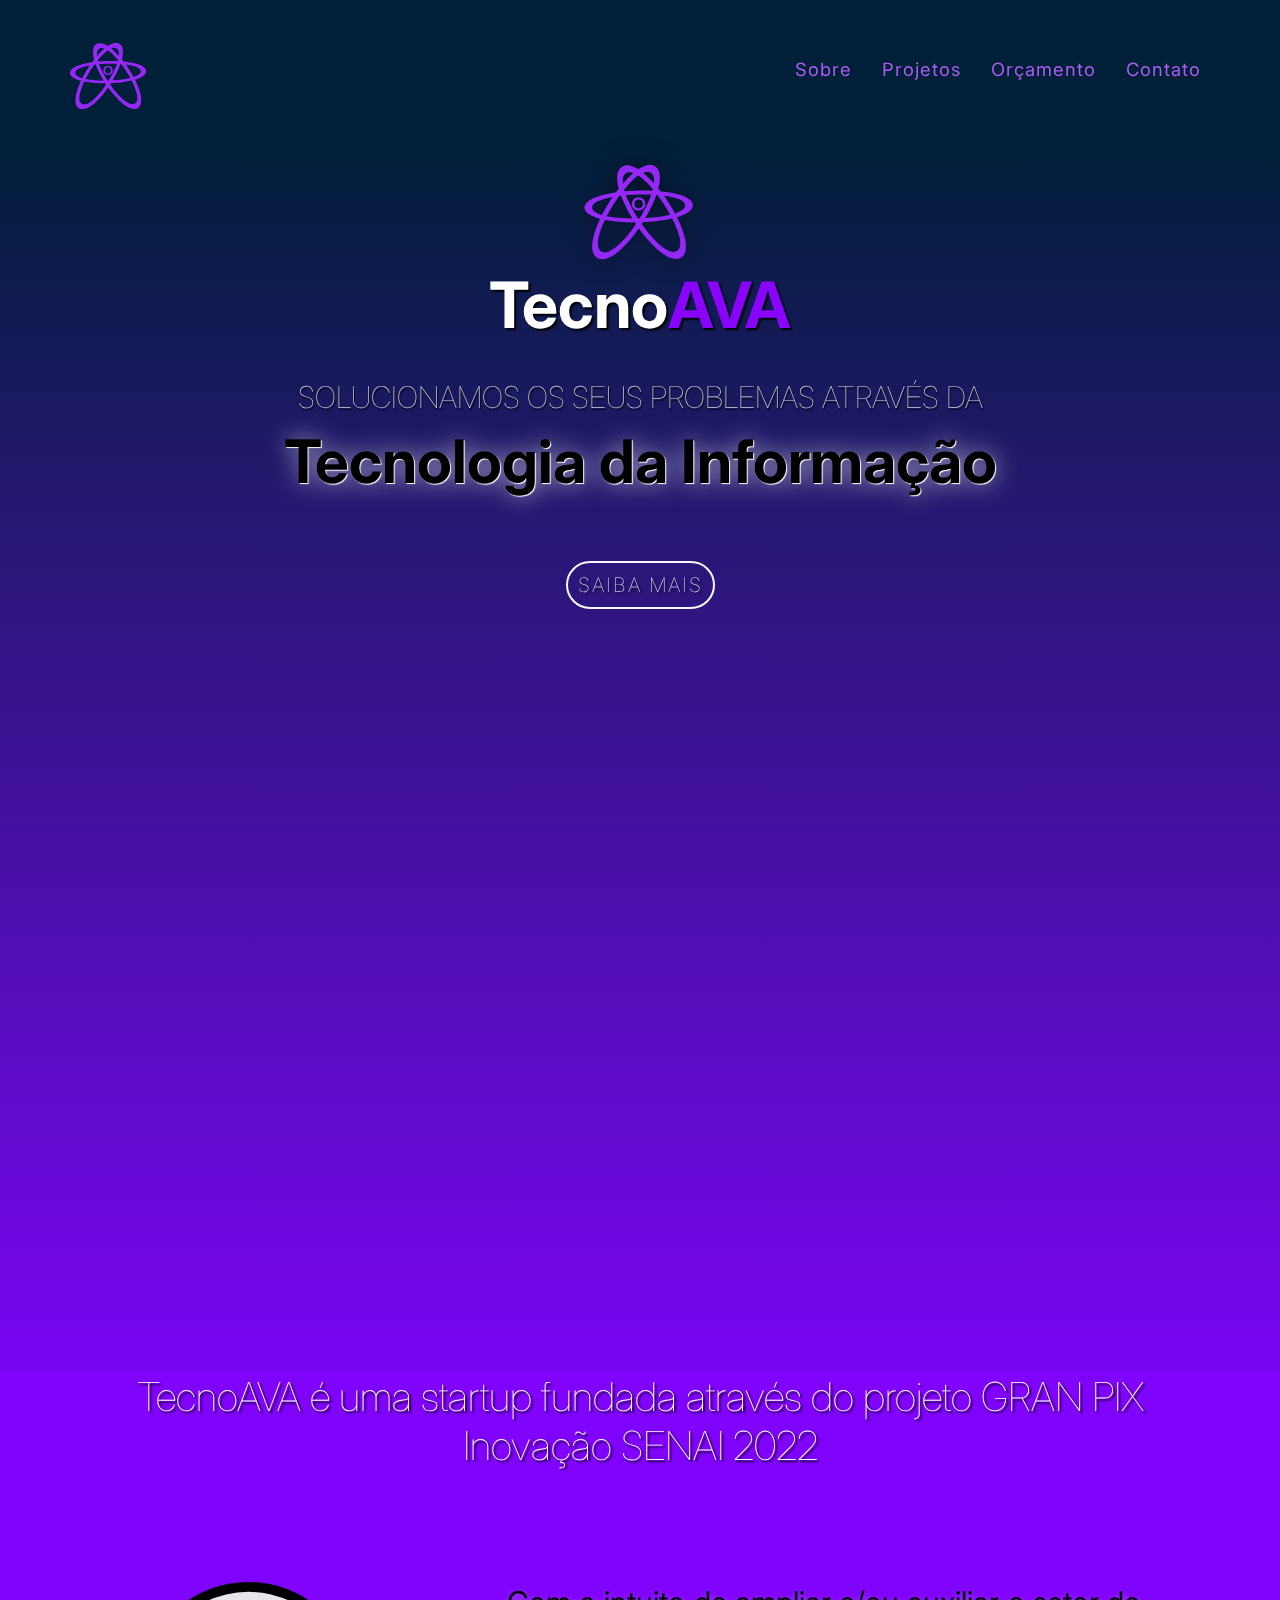
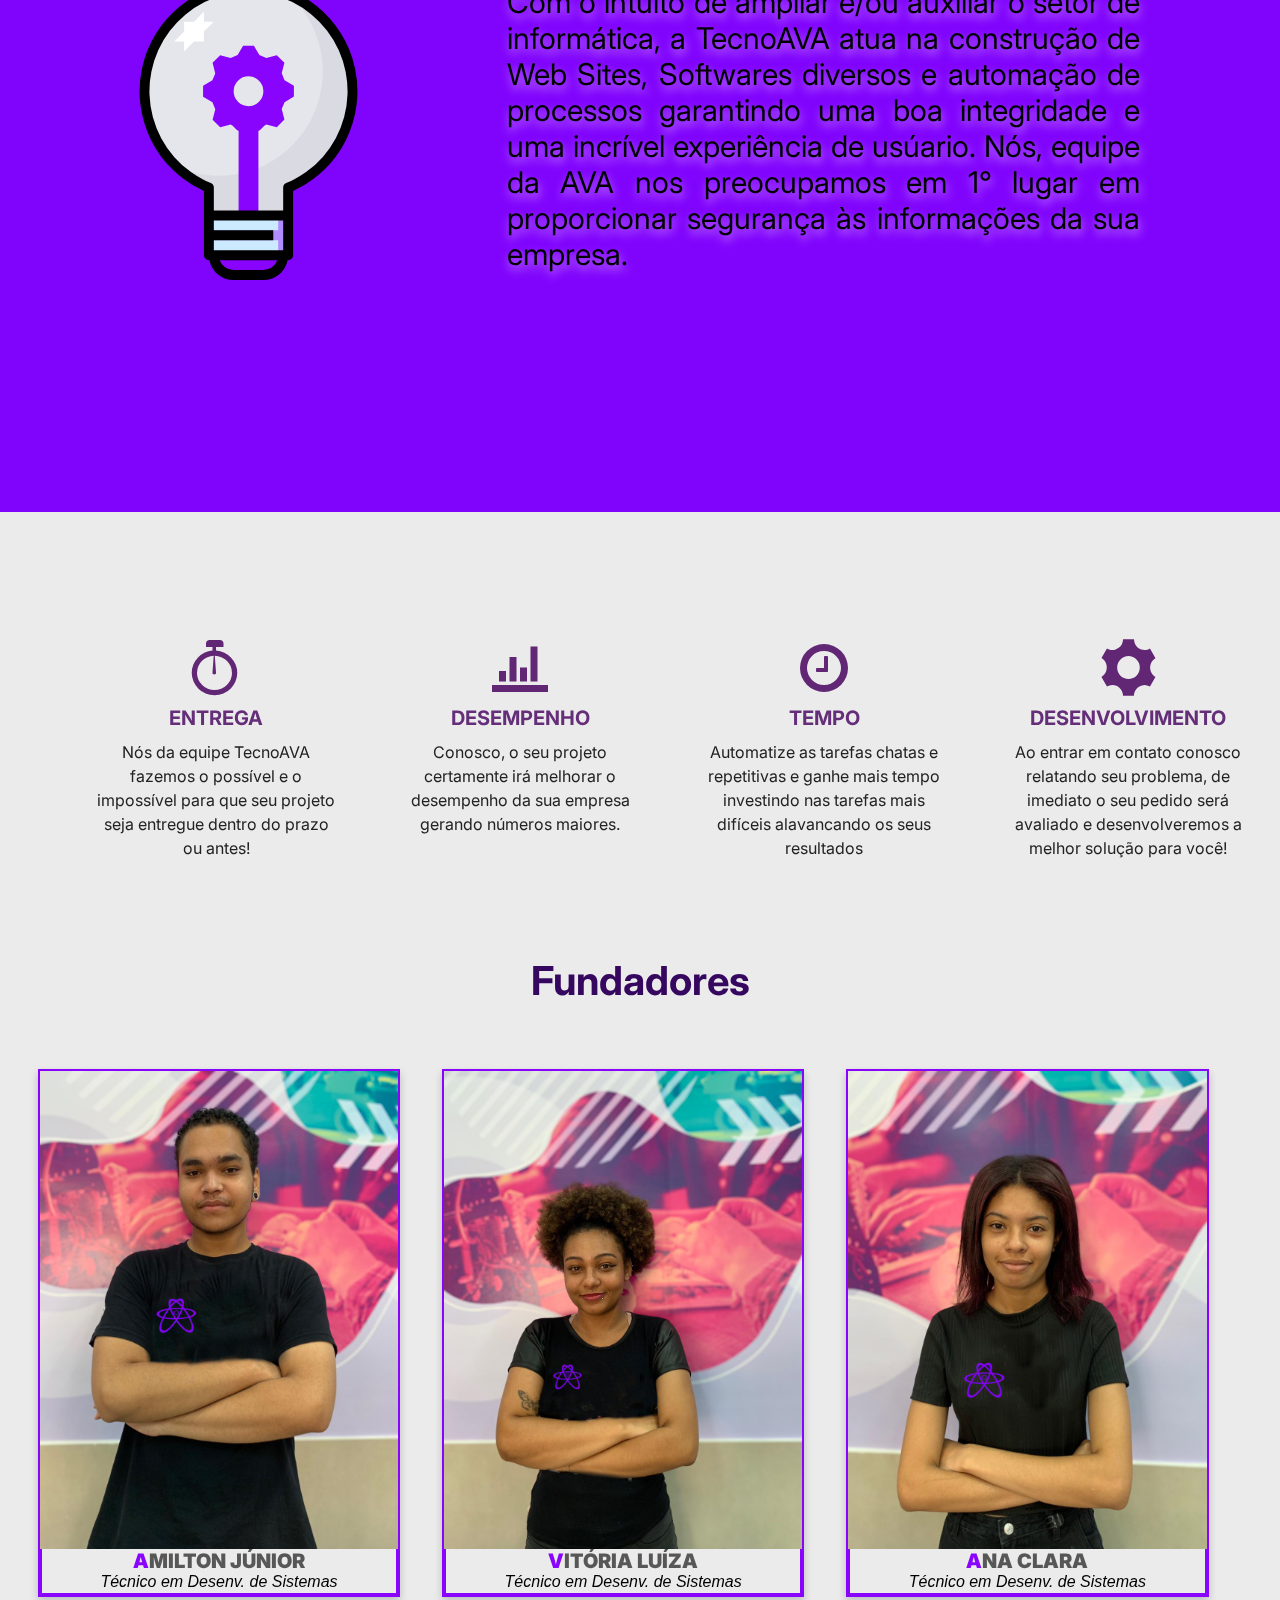
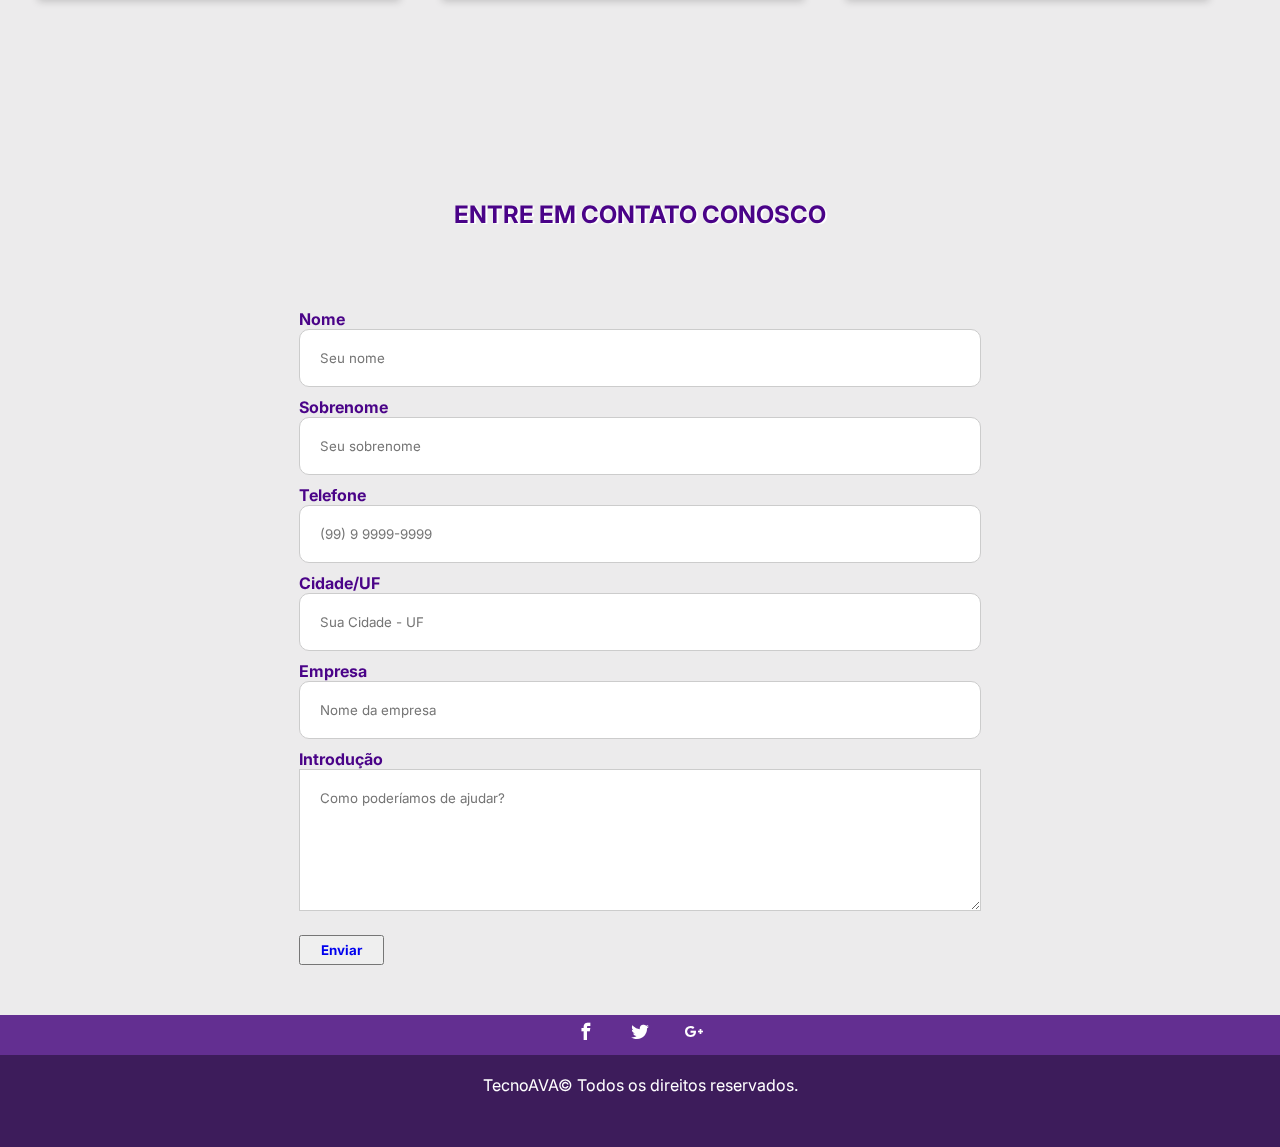
<file: index.html>
<!DOCTYPE html>
<html lang="en">
<head>
  <meta charset="UTF-8">
  <meta http-equiv="X-UA-Compatible" content="IE=edge">
  <meta name="viewport" content="width=device-width, initial-scale=1.0">
  <title>TecnoAVA</title>
  <meta name="viewport" content="width=device-width" />
  <link rel="stylesheet" href="icomoon/style.css">
  <link rel="stylesheet" href="css/index.css">
  
</head>
<body>
  <header>
    <nav class="nav-bar">
      <div class="logo">
        <img src="imagens/logogrande (1).svg" alt="">
      </div>

      <div class="nav-list">
        <ul>
          <li class="nav-item"><a class="nav-link" href="#">Sobre</a></li>
          <li class="nav-item"><a class="nav-link" href="#">Projetos</a></li>
          <li class="nav-item"><a class="nav-link" href="#">Orçamento</a></li>
          <li class="nav-item"><a class="nav-link" href="#">Contato</a></li>
        </ul>
      </div>

      <!-- <div class="login-button">
        <button><a href="#">Entrar</a></button>
      </div> -->

      <div class="mobile-menu-icon">
        <button onclick="menuShow()"><img class="icon" src="imagens/menu_white_36dp.svg" alt=""></button>
      </div>
    </nav>
    <div class="mobile-menu" >
      <ul>
        <li class="nav-item"><a class="nav-link" href="#">Sobre</a></li>
        <li class="nav-item"><a class="nav-link" href="#">Projetos</a></li>
        <li class="nav-item"><a class="nav-link" href="#">Orçamento</a></li>
        <li class="nav-item"><a class="nav-link" href="#">Contato</a></li>
      </ul>

      <!-- <div class="login-button">
        <button><a href="#">Entrar</a></button>
      </div> -->
  </header>
  <script src="script.js"></script>
  <div class="main-image">
      <div class="bg-animation">
        <div id="stars"></div>
        <div id="stars2"></div>
        <div id="stars3"></div>
        <div id="stars4"></div>
    </div>
    <div class="logogrande">
      <img src="imagens/logogrande (1).svg" alt="">
    </div>
    <h1>Tecno<span style="color: #8804fc;">AVA</span></h1>
    <!-- <div class="lampada">
      <img class="lampada-img" src="imagens/lampada.svg" alt="">
    </div> -->
    <h2>Solucionamos os seus problemas através da</h2>
    <h3>Tecnologia da Informação</h3>
    <div class="saiba-mais">
      <button><a href="#">Saiba mais</a></button>
    </div>
  </div>
  <article class="about">
    <h2>TecnoAVA é uma startup fundada através do projeto GRAN PIX Inovação SENAI 2022</h2>
    
    <div class="about-div">
      <div class="about-div-img">
        <img src="imagens/lampada.svg" alt="">
      </div>
      <div class="about-div-p">
        <p>Com o intuito de ampliar e/ou auxiliar o setor de informática, a TecnoAVA atua na construção de Web Sites, Softwares diversos e automação de processos garantindo uma boa integridade e uma incrível experiência de usúario. Nós, equipe da AVA nos preocupamos em 1° lugar em proporcionar segurança às informações da sua empresa.</p>
      </div>
    </div>
  </article>
  <section class="middle-content row">
    <div class="maxwidth">
      <article class="col-1_4">
        <span class="icon-stopwatch"></span>
        <h3 class="middle-content-title">Entrega</h3>
        <p>Nós da equipe TecnoAVA fazemos o possível e o impossível para que seu projeto seja entregue dentro do prazo ou antes!</p>
      </article>
    
      <article class="col-1_4">
        <span class="icon-stats-bars"></span>
        <h3 class="middle-content-title">Desempenho</h3>
        <p>Conosco, o seu projeto certamente irá melhorar o desempenho da sua empresa gerando números maiores.</p>
      </article class="col-1_4">
    
      <article class="col-1_4">
        <span class="icon-clock-o"></span>
        <h3 class="middle-content-title">Tempo</h3>
        <p>Automatize as tarefas chatas e repetitivas e ganhe mais tempo investindo nas tarefas mais difíceis alavancando os seus resultados</p>
      </article>
    
      <article class="col-1_4">
        <span class="icon-cog"></span>
        <h3 class="middle-content-title">Desenvolvimento</h3>
        <p>Ao entrar em contato conosco relatando seu problema, de imediato o seu pedido será avaliado e desenvolveremos a melhor solução para você!</p>
      </article>
    </div>
    </section>
   <div class="fundadores">
    <h2>Fundadores</h2>
    <div class="card">
      <img src="imagens/amilton2.jpg" alt="Avatar" style="width:100%">
      <div class="container">
      <h4><b><span style="color:#8804fc;">A</span>milton Júnior</b></h4> 
      <p>Técnico em Desenv. de Sistemas</p> 
      </div>
      </div>
       
    
      <div class="card">
      <img src="imagens/vitoria2.jpg" alt="Avatar" style="width:100%">
      <div class="container">
      <h4><b><span style="color:#8804fc;">V</span>itória Luíza</b></h4> 
      <p>Técnico em Desenv. de Sistemas</p> 
      </div>
      </div>
    
      <div class="card">
      <img src="imagens/ana2.jpg" alt="Avatar" style="width:100%">
      <div class="container">
      <h4><b><span style="color:#8804fc;">A</span>na Clara</b></h4> 
      <p>Técnico em Desenv. de Sistemas</p> 
      </div>
      </div>
  </div>
  <h2 class="entre-contato">Entre em contato conosco</h2>
  <section class="contato">
    
    <form class="form-horizontal">
         
      <!-- Text input-->
      <div class="form-group">
        <label class="col-md-4 control-label" for="textinput">Nome</label>  
        <div class="col-md-4">
        <input id="textinput" name="textinput" type="text" placeholder="Seu nome" class="form-control input-md" required="">
          
        </div>
      </div>
      
      <!-- Text input-->
      <div class="form-group">
        <label class="col-md-4 control-label" for="sobrenome">Sobrenome</label>  
        <div class="col-md-4">
        <input id="sobrenome" name="sobrenome" type="text" placeholder="Seu sobrenome" class="form-control input-md" required="">
          
        </div>
      </div>
      
      <!-- Text input-->
      <div class="form-group">
        <label class="col-md-4 control-label" for="telefone">Telefone</label>  
        <div class="col-md-4">
        <input id="telefone" name="telefone" type="text" placeholder="(99) 9 9999-9999" class="form-control input-md" required="">
          
        </div>
      </div>
      
      <!-- Text input-->
      <div class="form-group">
        <label class="col-md-4 control-label" for="cidadeUF">Cidade/UF</label>  
        <div class="col-md-4">
        <input id="cidadeUF" name="cidadeUF" type="text" placeholder="Sua Cidade - UF" class="form-control input-md" required="">
          
        </div>
      </div>
      
      <!-- Text input-->
      <div class="form-group">
        <label class="col-md-4 control-label" for="empresa">Empresa</label>  
        <div class="col-md-4">
        <input id="empresa" name="empresa" type="text" placeholder="Nome da empresa" class="form-control input-md" required="">
          
        </div>
      </div>
      
      <!-- Textarea -->
      <div class="form-group">
        <label class="col-md-4 control-label" for="introducao">Introdução</label>
        <div class="col-md-4">                     
          <textarea class="form-textarea" id="introducao" placeholder="Como poderíamos de ajudar?" name="introducao"></textarea>
        </div>
        <button class="contato-button"><a href="#">Enviar</a></button>
      </div>
      </form>
  </section>
  <footer class="footer">
    <ul class="footer-menushare">
      <li><a href="#" class="icon-facebook"><span class="hidden">Facebook</span></a></li>
      <li><a href="#" class="icon-twitter"><span class="hidden">Twitter</span></a></li>
      <li><a href="#" class="icon-google-plus"><span class="hidden">Google Plus</span></a></li>
    </ul>
    <p class="copyright">TecnoAVA&copy Todos os direitos reservados.</p>

  </footer>
</body>
</html>
</file>
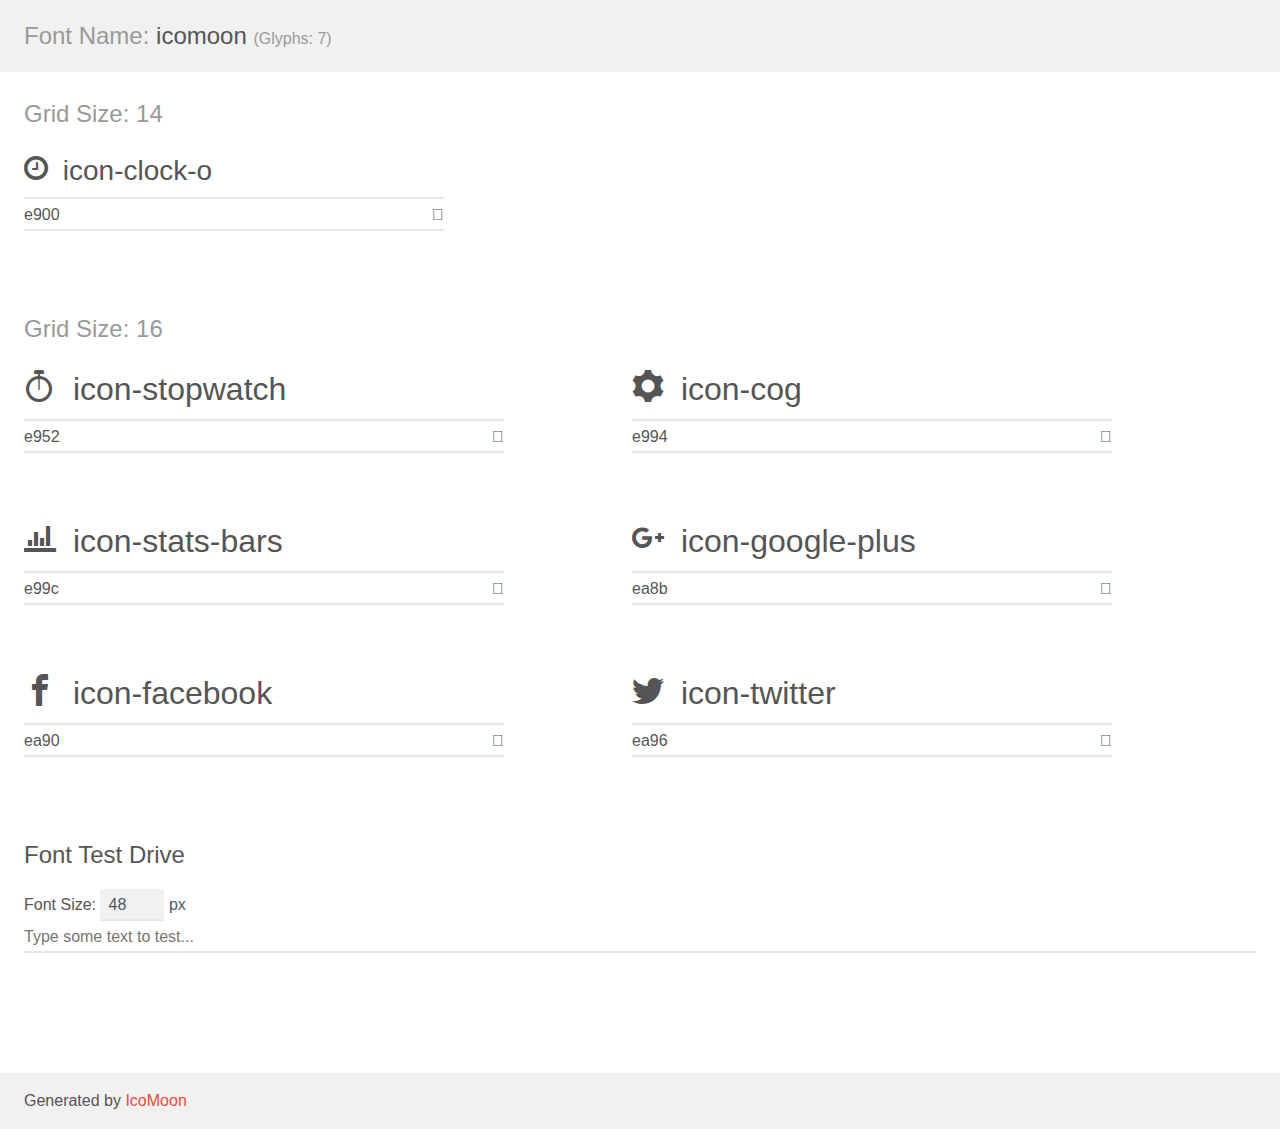
<file: icomoon/demo.html>
<!doctype html>
<html>
<head>
    <meta charset="utf-8">
    <title>IcoMoon Demo</title>
    <meta name="description" content="An Icon Font Generated By IcoMoon.io">
    <meta name="viewport" content="width=device-width, initial-scale=1">
    <link rel="stylesheet" href="demo-files/demo.css">
    <link rel="stylesheet" href="style.css"></head>
<body>
    <div class="bgc1 clearfix">
        <h1 class="mhmm mvm"><span class="fgc1">Font Name:</span> icomoon <small class="fgc1">(Glyphs:&nbsp;7)</small></h1>
    </div>
    <div class="clearfix mhl ptl">
        <h1 class="mvm mtn fgc1">Grid Size: 14</h1>
        <div class="glyph fs1">
            <div class="clearfix bshadow0 pbs">
                <span class="icon-clock-o"></span>
                <span class="mls"> icon-clock-o</span>
            </div>
            <fieldset class="fs0 size1of1 clearfix hidden-false">
                <input type="text" readonly value="e900" class="unit size1of2" />
                <input type="text" maxlength="1" readonly value="&#xe900;" class="unitRight size1of2 talign-right" />
            </fieldset>
            <div class="fs0 bshadow0 clearfix hidden-true">
                <span class="unit pvs fgc1">liga: </span>
                <input type="text" readonly value="" class="liga unitRight" />
            </div>
        </div>
    </div>
    <div class="clearfix mhl ptl">
        <h1 class="mvm mtn fgc1">Grid Size: 16</h1>
        <div class="glyph fs2">
            <div class="clearfix bshadow0 pbs">
                <span class="icon-stopwatch"></span>
                <span class="mls"> icon-stopwatch</span>
            </div>
            <fieldset class="fs0 size1of1 clearfix hidden-false">
                <input type="text" readonly value="e952" class="unit size1of2" />
                <input type="text" maxlength="1" readonly value="&#xe952;" class="unitRight size1of2 talign-right" />
            </fieldset>
            <div class="fs0 bshadow0 clearfix hidden-true">
                <span class="unit pvs fgc1">liga: </span>
                <input type="text" readonly value="stopwatch, time5" class="liga unitRight" />
            </div>
        </div>
        <div class="glyph fs2">
            <div class="clearfix bshadow0 pbs">
                <span class="icon-cog"></span>
                <span class="mls"> icon-cog</span>
            </div>
            <fieldset class="fs0 size1of1 clearfix hidden-false">
                <input type="text" readonly value="e994" class="unit size1of2" />
                <input type="text" maxlength="1" readonly value="&#xe994;" class="unitRight size1of2 talign-right" />
            </fieldset>
            <div class="fs0 bshadow0 clearfix hidden-true">
                <span class="unit pvs fgc1">liga: </span>
                <input type="text" readonly value="cog, gear" class="liga unitRight" />
            </div>
        </div>
        <div class="glyph fs2">
            <div class="clearfix bshadow0 pbs">
                <span class="icon-stats-bars"></span>
                <span class="mls"> icon-stats-bars</span>
            </div>
            <fieldset class="fs0 size1of1 clearfix hidden-false">
                <input type="text" readonly value="e99c" class="unit size1of2" />
                <input type="text" maxlength="1" readonly value="&#xe99c;" class="unitRight size1of2 talign-right" />
            </fieldset>
            <div class="fs0 bshadow0 clearfix hidden-true">
                <span class="unit pvs fgc1">liga: </span>
                <input type="text" readonly value="stats-bars, stats3" class="liga unitRight" />
            </div>
        </div>
        <div class="glyph fs2">
            <div class="clearfix bshadow0 pbs">
                <span class="icon-google-plus"></span>
                <span class="mls"> icon-google-plus</span>
            </div>
            <fieldset class="fs0 size1of1 clearfix hidden-false">
                <input type="text" readonly value="ea8b" class="unit size1of2" />
                <input type="text" maxlength="1" readonly value="&#xea8b;" class="unitRight size1of2 talign-right" />
            </fieldset>
            <div class="fs0 bshadow0 clearfix hidden-true">
                <span class="unit pvs fgc1">liga: </span>
                <input type="text" readonly value="google-plus, brand5" class="liga unitRight" />
            </div>
        </div>
        <div class="glyph fs2">
            <div class="clearfix bshadow0 pbs">
                <span class="icon-facebook"></span>
                <span class="mls"> icon-facebook</span>
            </div>
            <fieldset class="fs0 size1of1 clearfix hidden-false">
                <input type="text" readonly value="ea90" class="unit size1of2" />
                <input type="text" maxlength="1" readonly value="&#xea90;" class="unitRight size1of2 talign-right" />
            </fieldset>
            <div class="fs0 bshadow0 clearfix hidden-true">
                <span class="unit pvs fgc1">liga: </span>
                <input type="text" readonly value="facebook, brand10" class="liga unitRight" />
            </div>
        </div>
        <div class="glyph fs2">
            <div class="clearfix bshadow0 pbs">
                <span class="icon-twitter"></span>
                <span class="mls"> icon-twitter</span>
            </div>
            <fieldset class="fs0 size1of1 clearfix hidden-false">
                <input type="text" readonly value="ea96" class="unit size1of2" />
                <input type="text" maxlength="1" readonly value="&#xea96;" class="unitRight size1of2 talign-right" />
            </fieldset>
            <div class="fs0 bshadow0 clearfix hidden-true">
                <span class="unit pvs fgc1">liga: </span>
                <input type="text" readonly value="twitter, brand16" class="liga unitRight" />
            </div>
        </div>
    </div>

    <!--[if gt IE 8]><!-->
    <div class="mhl clearfix mbl">
        <h1>Font Test Drive</h1>
        <label>
            Font Size: <input id="fontSize" type="number" class="textbox0 mbm"
            min="8" value="48" />
            px
        </label>
        <input id="testText" type="text" class="phl size1of1 mvl"
        placeholder="Type some text to test..." value=""/>
        <div id="testDrive" class="icon-" style="font-family: icomoon">&nbsp;
        </div>
    </div>
    <!--<![endif]-->
    <div class="bgc1 clearfix">
        <p class="mhl">Generated by <a href="https://icomoon.io/app">IcoMoon</a></p>
    </div>

    <script src="demo-files/demo.js"></script>
</body>
</html>
</file>
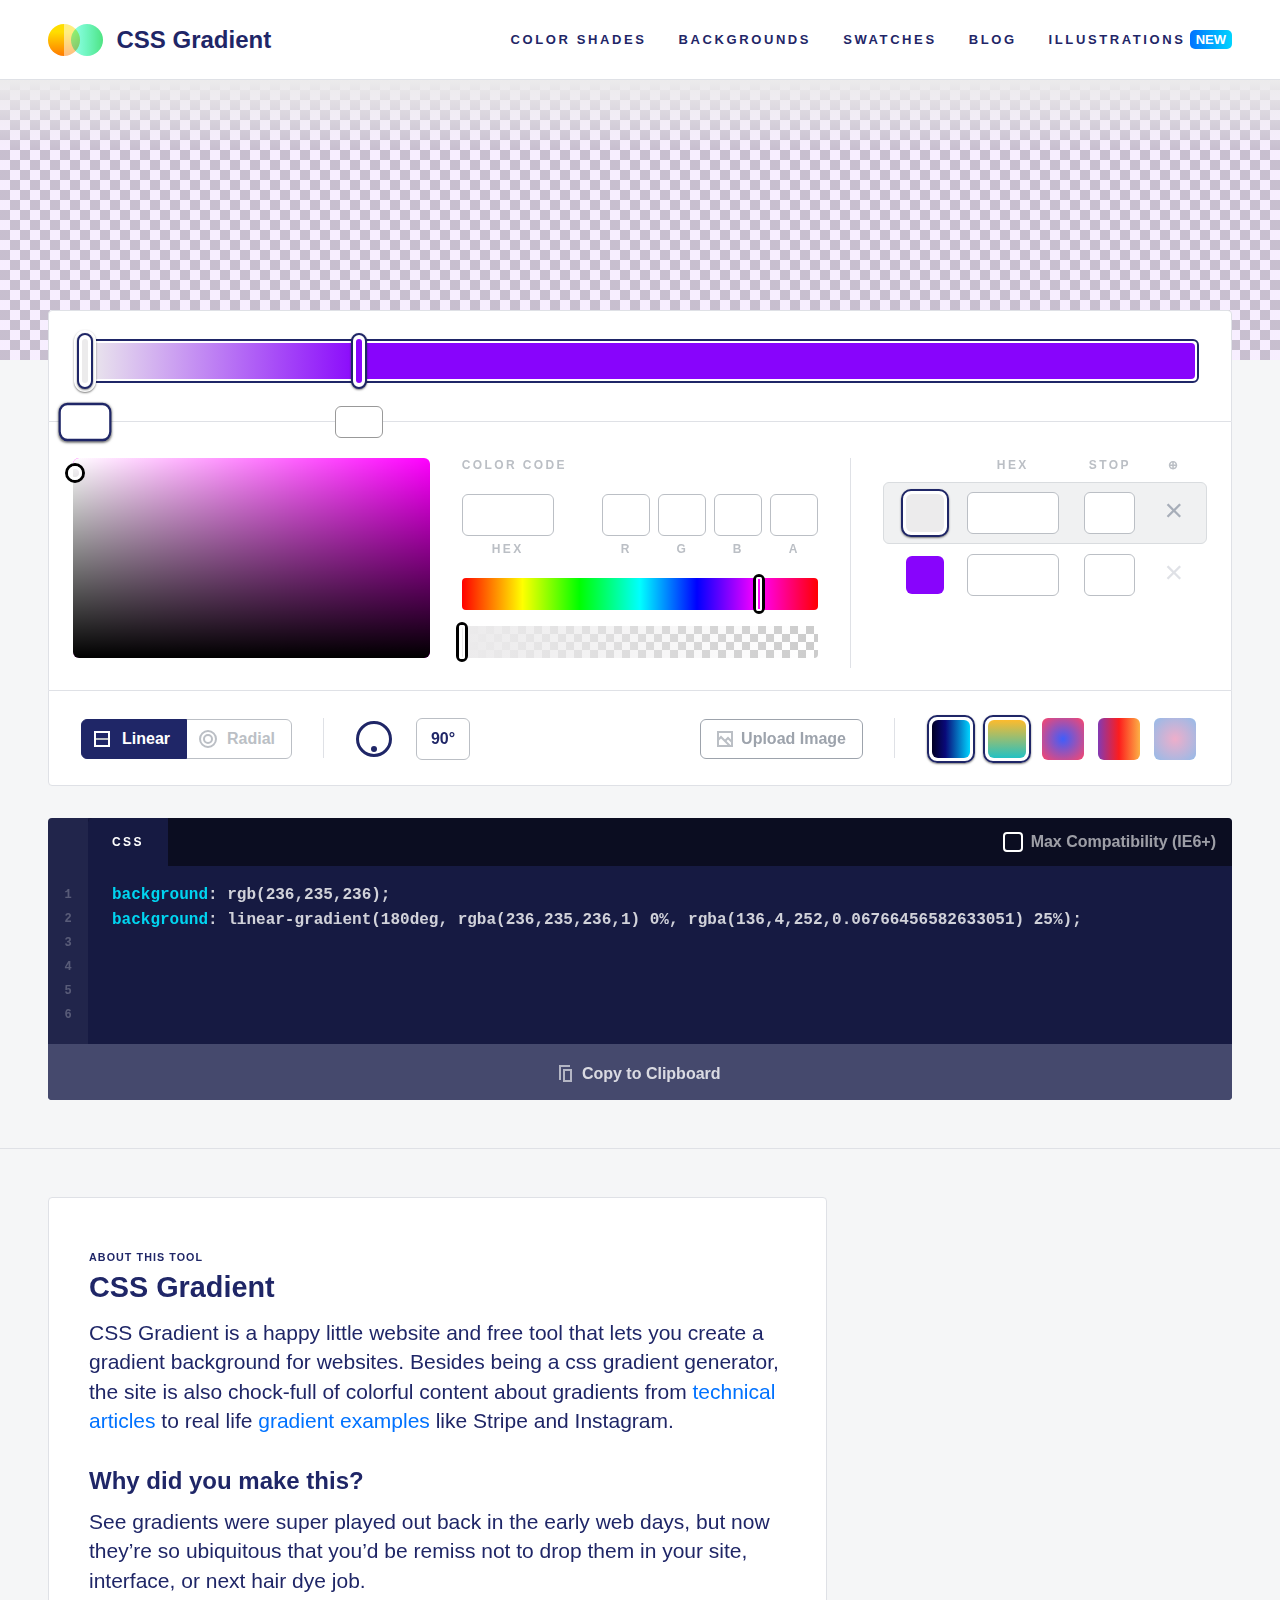
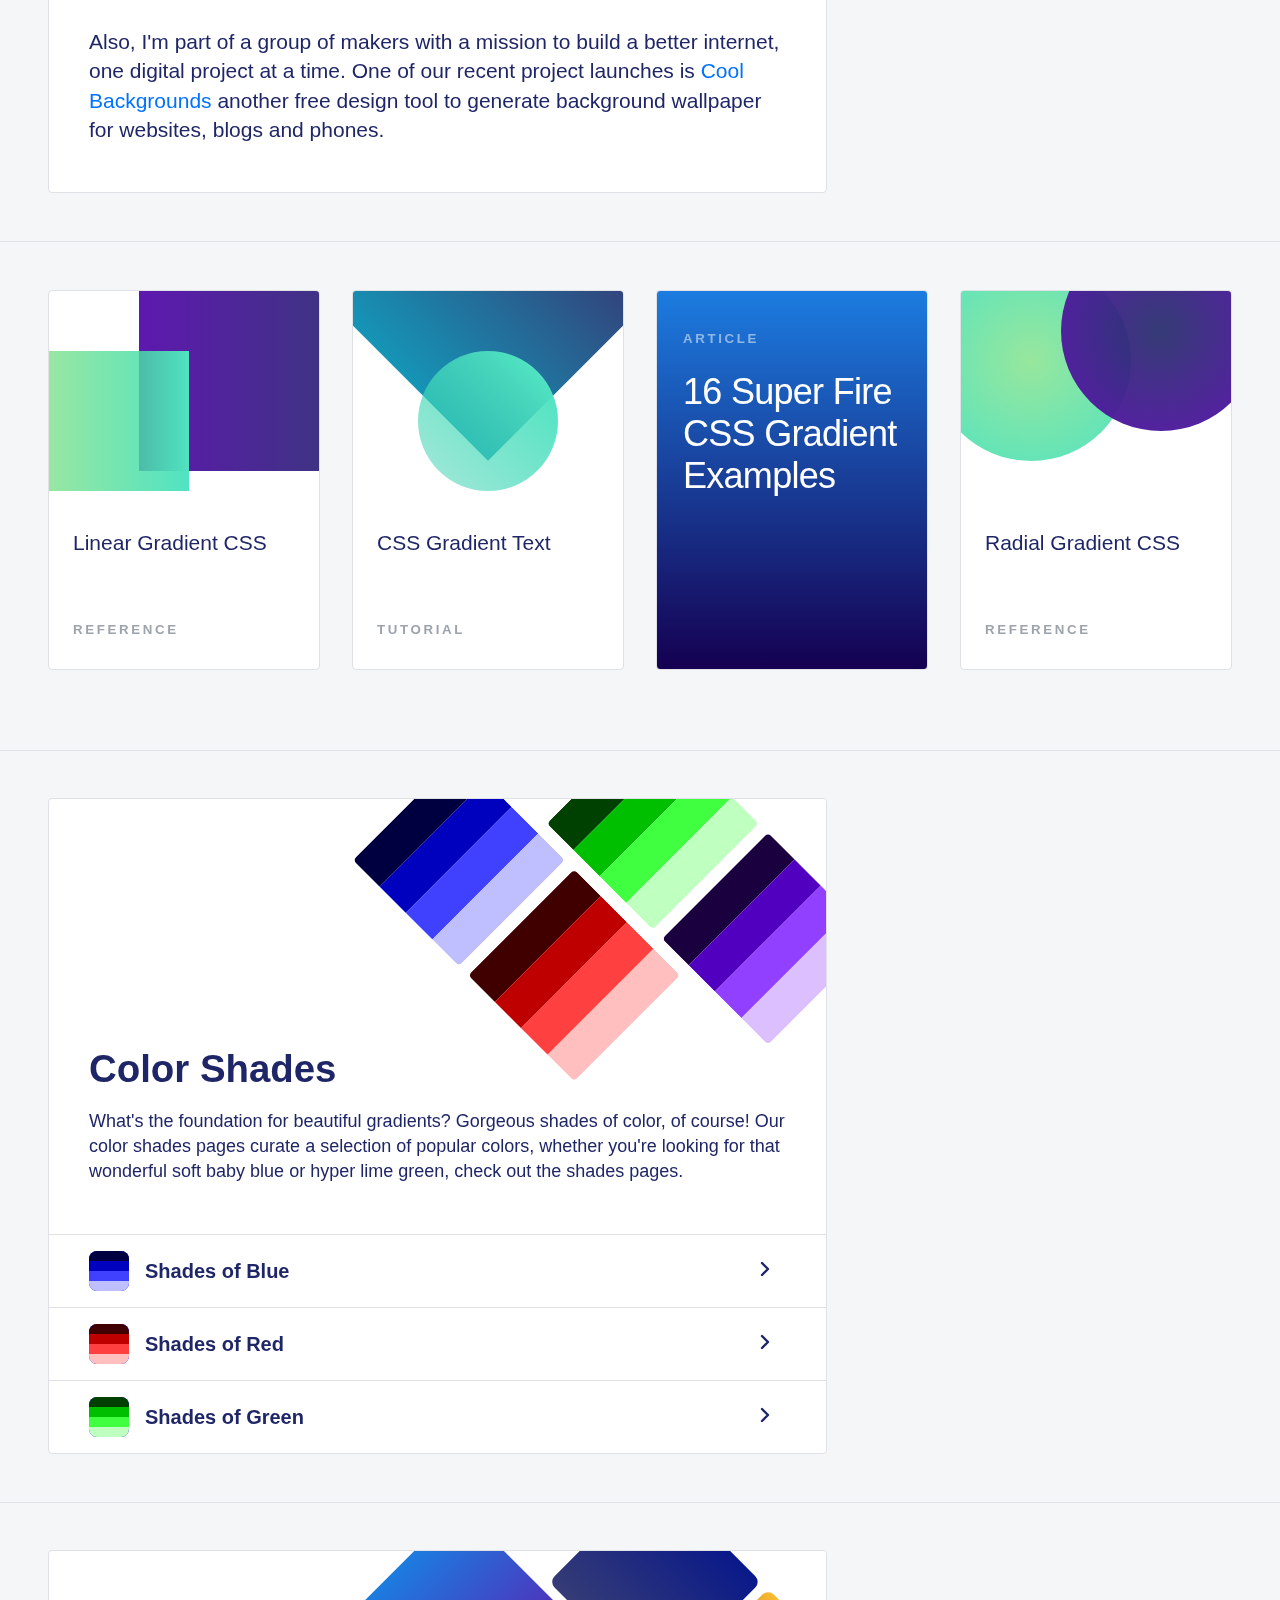
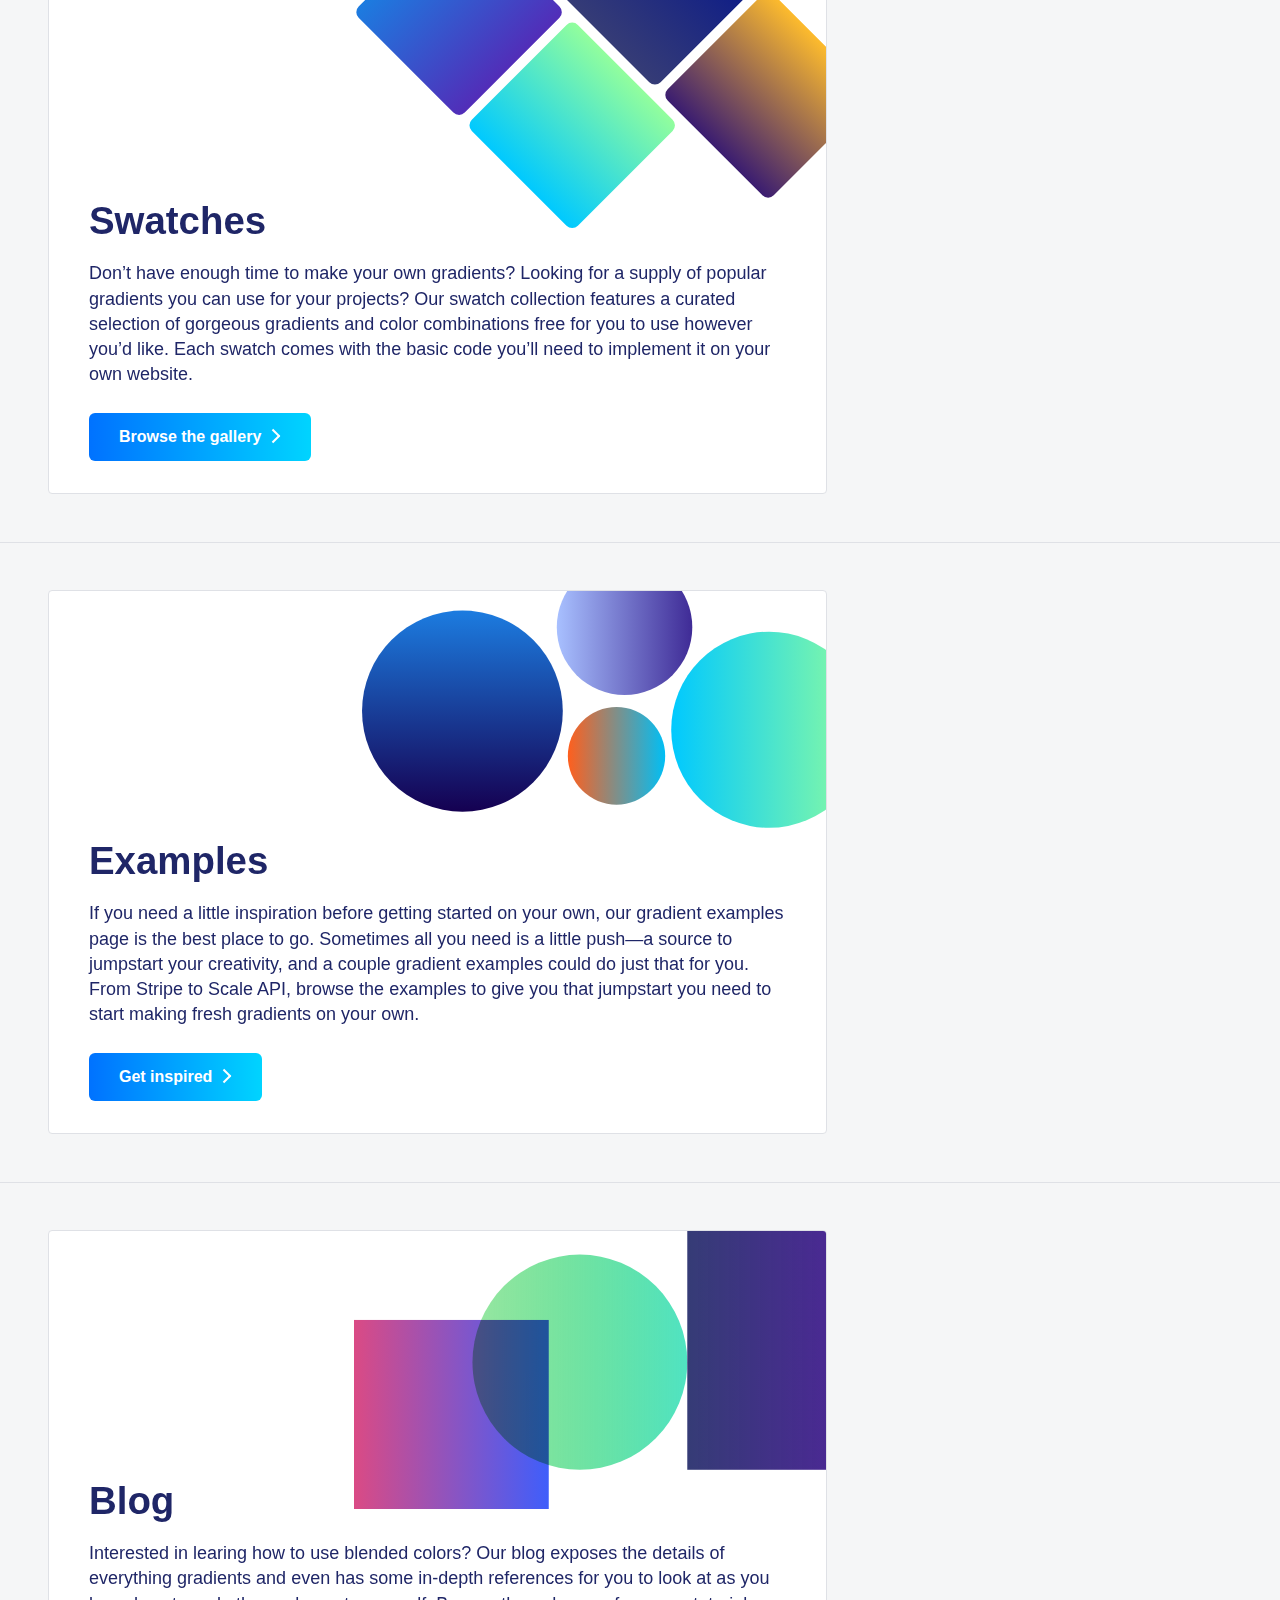
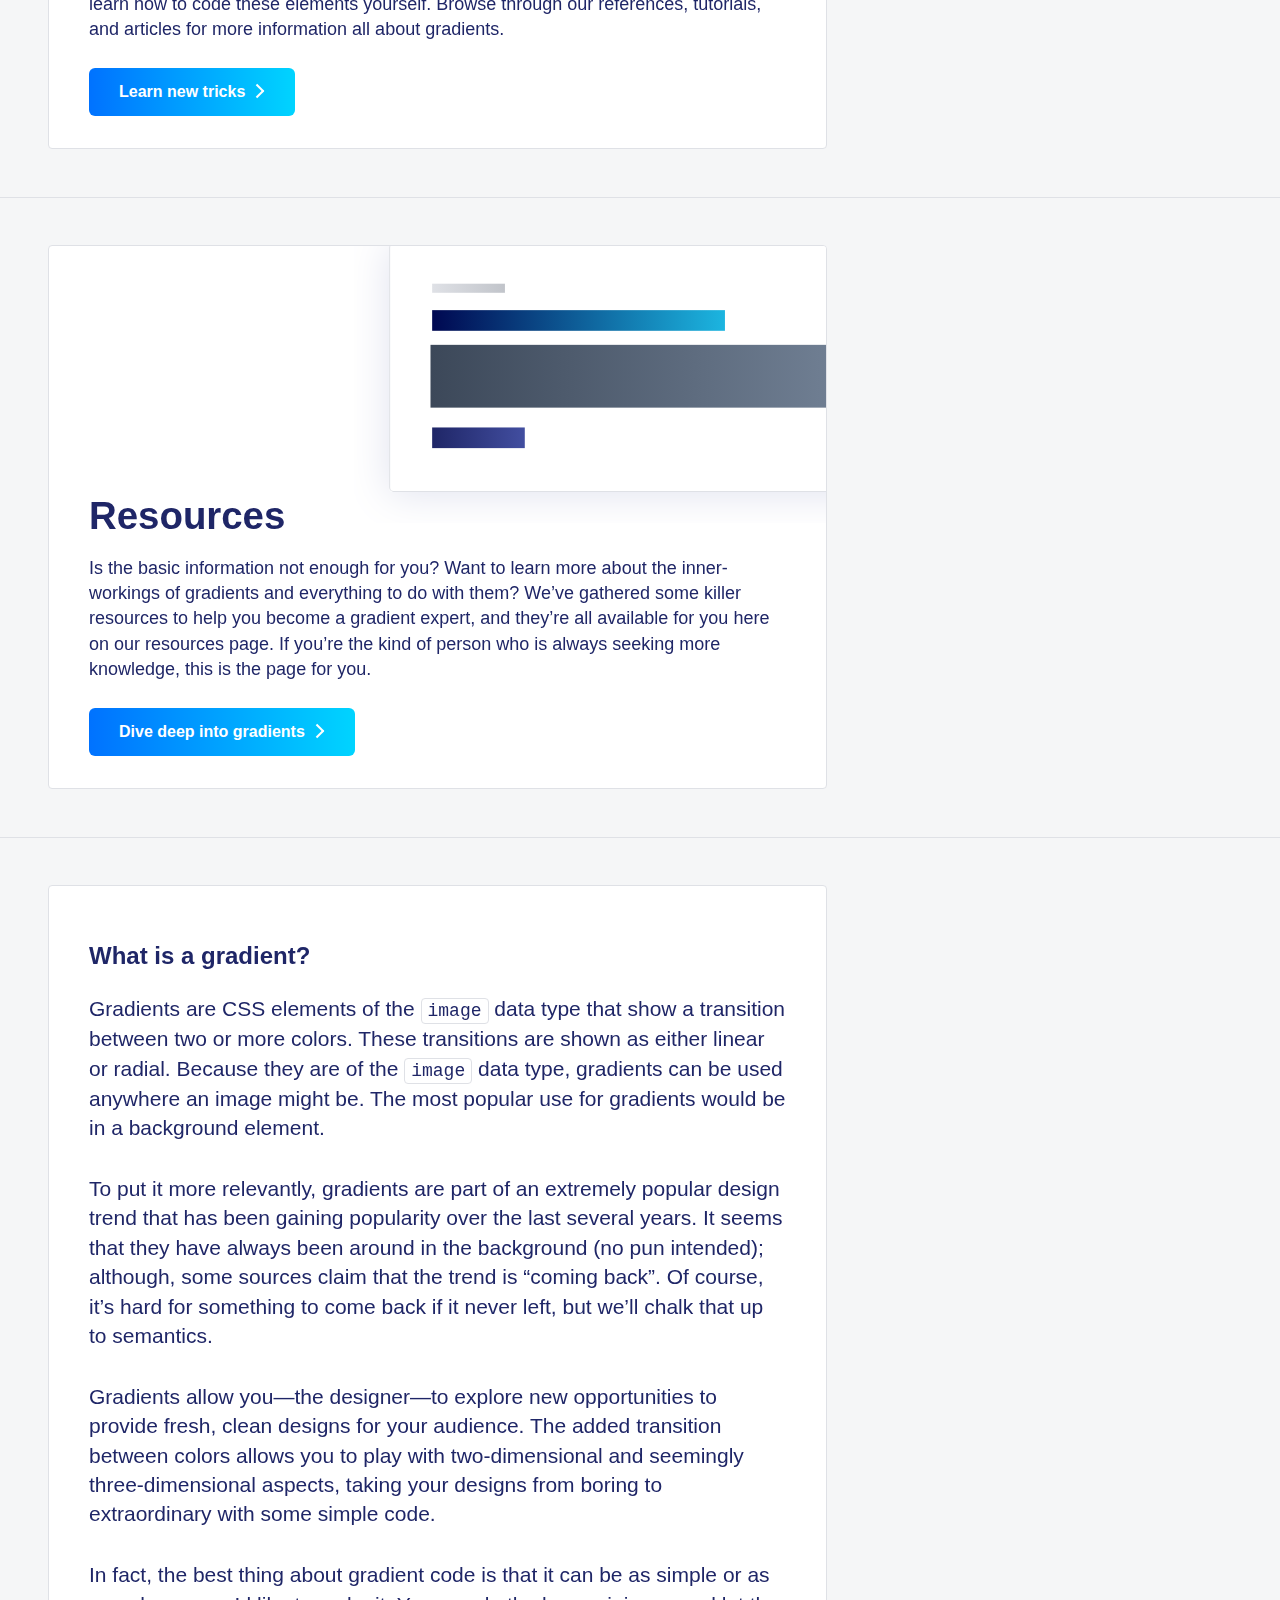
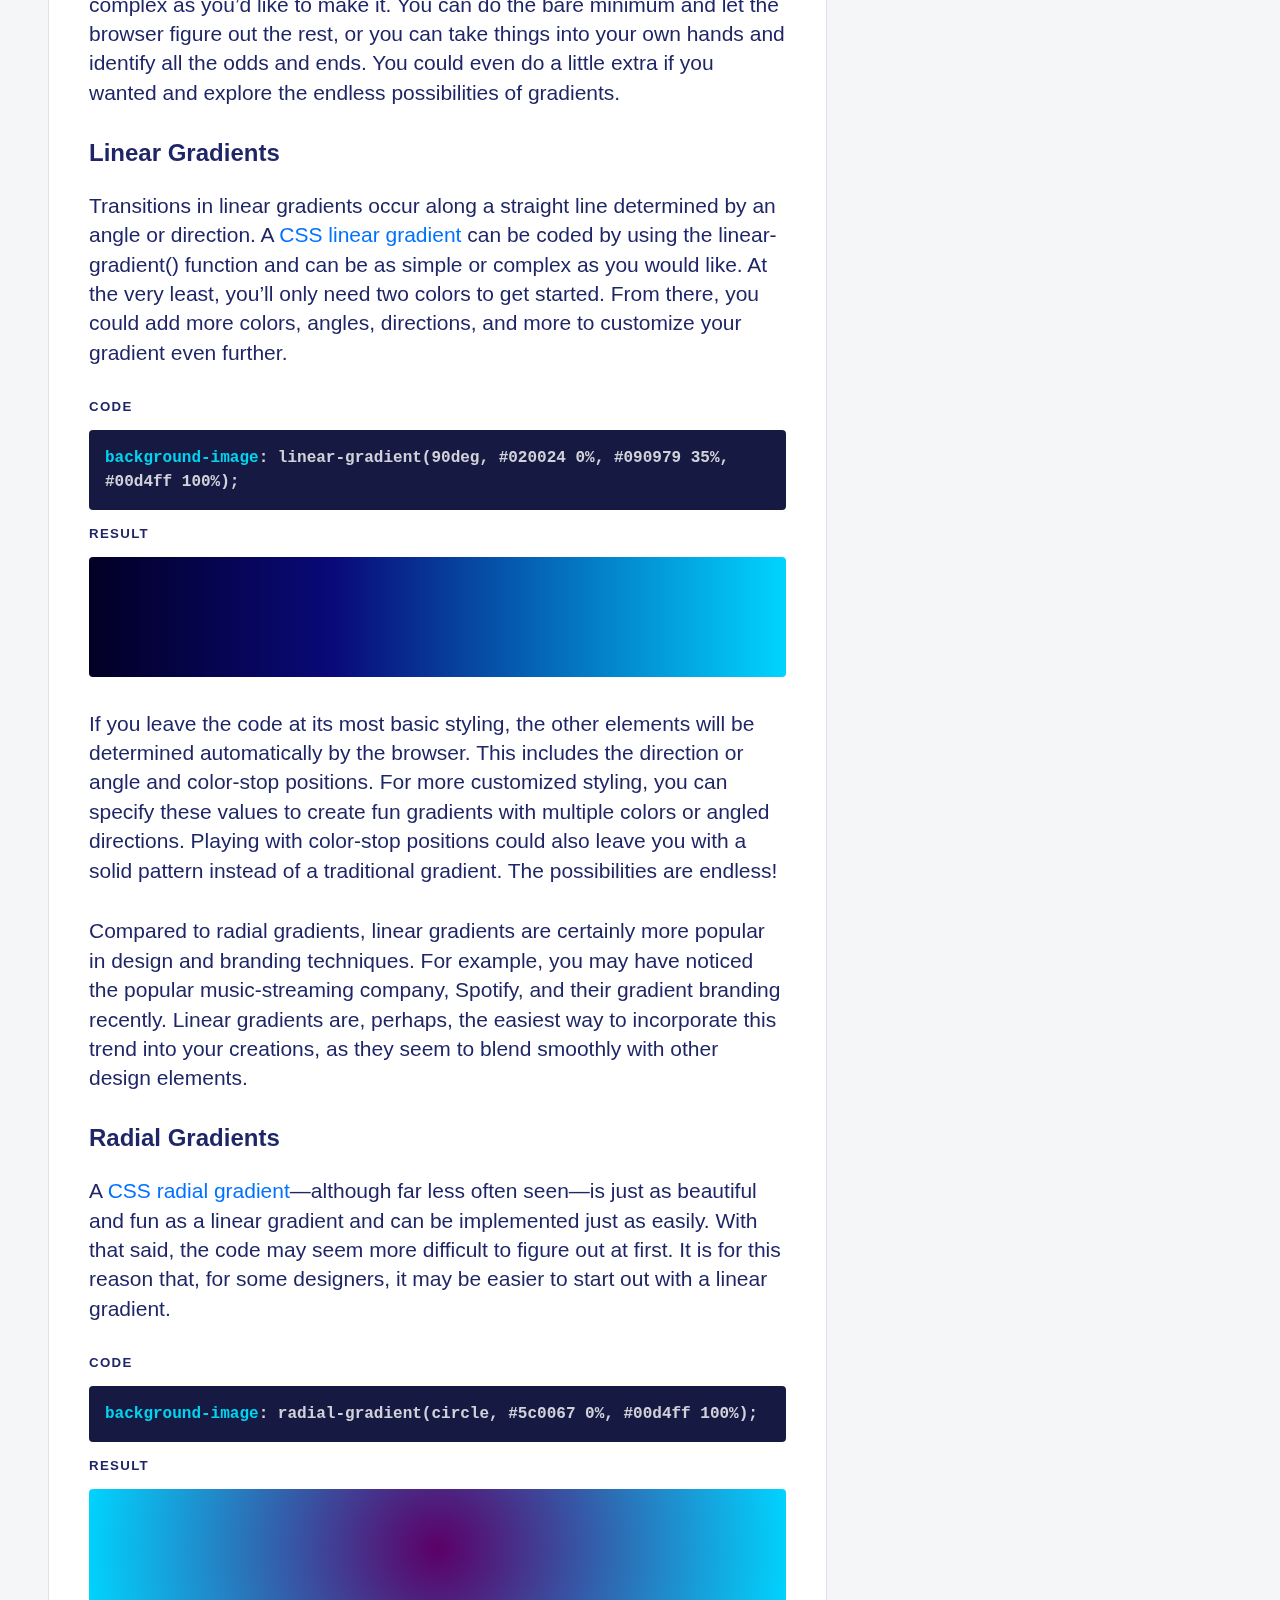
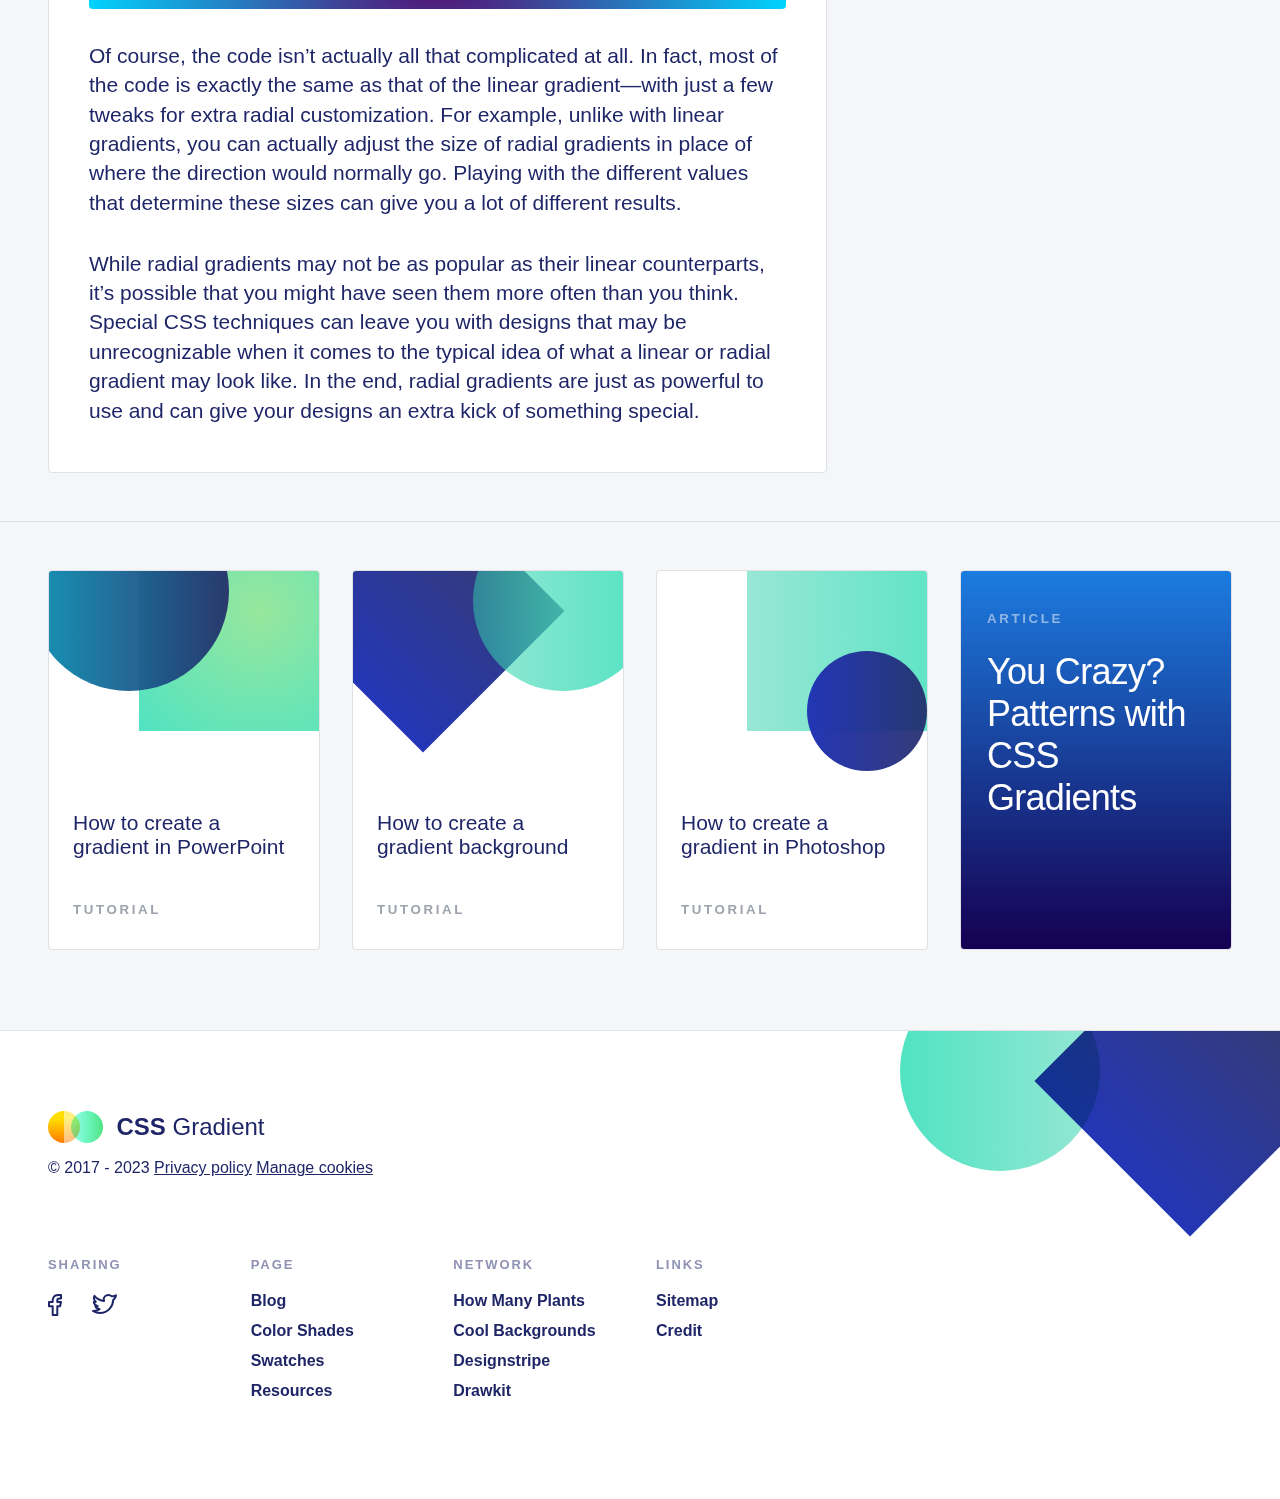
<file: imagens/CSS Gradient — Generator, Maker, and Background.html>
<!DOCTYPE html>
<!-- saved from url=(0023)https://cssgradient.io/ -->
<html style=""><head prefix="og: http://ogp.me/ns# fb: http://ogp.me/ns/fb#"><meta http-equiv="Content-Type" content="text/html; charset=UTF-8">

        

<meta content="IE=edge,chrome=1" http-equiv="X-UA-Compatible">
<meta name="viewport" content="width=device-width, initial-scale=1">
<link rel="canonical" href="https://cssgradient.io/">
<title>CSS Gradient — Generator, Maker, and Background</title>
<meta name="title" content="CSS Gradient — Generator, Maker, and Background">
<meta name="description" content="As a free css gradient generator tool, this website lets you create a colorful gradient background for your website, blog, or social media profile.">
<meta name="google-site-verification" content="s6DB0jIM-heboaa4nmG-LRleJhxtnZMXJUh_ueaIzEU">

<meta property="og:site_name" content="CSS Gradient">
<meta property="og:type" content="website">
<meta property="og:url" content="https://cssgradient.io/">
<meta property="og:title" content="CSS Gradient — Generator, Maker, and Background">
<meta property="og:description" content="As a free css gradient generator tool, this website lets you create a colorful gradient background for your website, blog, or social media profile.">
  <meta property="og:image" content="https://cssgradient.io/images/css-gradient-share-23a5b71f.png">
<meta property="fb:app_id" content="305232433007153">

<meta name="twitter:site" content="@moeamaya">
<meta name="twitter:domain" content="cssgradient.io">
<meta name="twitter:card" content="summary_large_image">
<meta name="twitter:url" content="https://cssgradient.io/">
<meta name="twitter:title" content="CSS Gradient — Generator, Maker, and Background">
<meta name="twitter:description" content="As a free css gradient generator tool, this website lets you create a colorful gradient background for your website, blog, or social media profile.">
  <meta name="twitter:image" content="https://cssgradient.io/images/css-gradient-share-23a5b71f.png">



    <link href="./CSS Gradient — Generator, Maker, and Background_files/css" rel="stylesheet">

    <link href="./CSS Gradient — Generator, Maker, and Background_files/application-8c099f85.css" rel="stylesheet">

    <link rel="shortcut icon" type="image/x-icon" sizes="16x16 32x32 48x48 64x64" href="https://cssgradient.io/images/favicon-23859487.png">
    <!--[if IE]><link rel="shortcut icon" href="favicon.png"><![endif]-->



    <script type="text/javascript" async="" src="./CSS Gradient — Generator, Maker, and Background_files/js"></script><script id="bm-jssdk" src="./CSS Gradient — Generator, Maker, and Background_files/analytics.js.download"></script><script async="" src="./CSS Gradient — Generator, Maker, and Background_files/gtm.js.download"></script><script src="./CSS Gradient — Generator, Maker, and Background_files/config.js.download" crossorigin="" charset="utf-8"></script>
    <script src="https://consent-manager.metomic.io/embed.js" crossorigin="" charset="utf-8"></script>

    <!-- Google Tag Manager -->
    <script>(function(w,d,s,l,i){w[l]=w[l]||[];w[l].push({'gtm.start':
    new Date().getTime(),event:'gtm.js'});var f=d.getElementsByTagName(s)[0],
    j=d.createElement(s),dl=l!='dataLayer'?'&l='+l:'';j.async=true;j.src=
    'https://www.googletagmanager.com/gtm.js?id='+i+dl;f.parentNode.insertBefore(j,f);
    })(window,document,'script','dataLayer','GTM-TDJKBND');</script>
    <!-- End Google Tag Manager -->    
  </head>

  <body class="index" itemscope="" itemtype="https://schema.org/">

    <nav class="nav" vocab="http://schema.org/" typeof="SiteNavigationElement" role="navigation">
  <div class="row">
    <div class="col-xs-24">
      <nav class="nav-content">
        <div class="nav-logo" itemscope="" itemtype="https://schema.org/SiteNavigationElement">
          <a href="https://cssgradient.io/">
            <img src="./CSS Gradient — Generator, Maker, and Background_files/logo-55c31c59.svg" class="nav-logo__image" alt="Logo">
            <div class="nav-logo__title" itemprop="name">CSS <span>Gradient</span></div>
          </a>
        </div>
        <!-- <div class="nav-by"> -->
        <!-- by <a class="nav-twitter" href="https://twitter.com/moeamaya" target="_blank`">@moeamaya</a> -->
        <!-- </div> -->
        <ul class="nav-list--desktop">
          <li class="nav-list-item--desktop"><a href="https://cssgradient.io/color-shades/">Color Shades</a></li>
          <li class="nav-list-item--desktop"><a href="https://cssgradient.io/gradient-backgrounds/">Backgrounds</a></li>
          <li class="nav-list-item--desktop"><a href="https://cssgradient.io/swatches/">Swatches</a></li>
          <li class="nav-list-item--desktop"><a href="https://cssgradient.io/blog/">Blog</a></li>
          <li class="nav-list-item--desktop"><a href="https://designstripe.com/">Illustrations <span>New</span></a></li>
        </ul>
        <a class="nav-mobile__button js-mobile-button" href="https://cssgradient.io/">Menu</a>
      </nav>
    </div>
  </div>
</nav>
<nav class="nav-mobile js-mobile-nav">
  <ul class="nav-list--mobile">
    <li class="nav-list-item--mobile"><a href="https://cssgradient.io/color-shades/">Color Shades</a></li>
    <li class="nav-list-item--mobile"><a href="https://cssgradient.io/gradient-backgrounds/">Backgrounds</a></li>
    <li class="nav-list-item--mobile"><a href="https://cssgradient.io/swatches/">Swatches</a></li>
    <li class="nav-list-item--mobile"><a href="https://cssgradient.io/blog/">Blog</a></li>
    <li class="nav-list-item--mobile"><a href="https://designstripe.com/">Illustrations</a></li>
  </ul>
</nav>


    


<header class="page-header header-app">
  <div class="header-app__background-transparent"></div>
  <div class="header-app__background-color js-header" style="background-image: linear-gradient(rgb(236, 235, 236) 0%, rgba(136, 4, 252, 0.067) 25%);"></div>
</header>


<main class="js-body-content">
  <section class="panel-app">

    <section class="app-gradient">
      <div class="app-gradient__color">
        <div class="app-gradient__color-background js-background" style="background-image: linear-gradient(90deg, rgb(236, 235, 236) 0%, rgb(136, 4, 252) 25%);">
      </div>
      <div class="app-gradient__points js-drag">
      <div class="js-draggable app-gradient__point is-active" data-x="0" touch-action="none" style="transform: translateX(0px);"><div class="app-gradient__point-background"></div><div class="app-gradient__point-visual"></div><div class="app-gradient__point-color" style="background-color: rgb(236, 235, 236);"></div><label class="app-gradient__point-label"><div class="app-gradient__point-label-bg"></div><input class="app-gradient__point-input"></label></div><div class="js-draggable app-gradient__point" data-x="274" touch-action="none" style="transform: translateX(274px);"><div class="app-gradient__point-background"></div><div class="app-gradient__point-visual"></div><div class="app-gradient__point-color" style="background-color: rgb(136, 4, 252);"></div><label class="app-gradient__point-label"><div class="app-gradient__point-label-bg"></div><input class="app-gradient__point-input"></label></div></div>
    </div></section>

    <section class="app-color">
      <div class="row">
        <div class="col-xs-24 col-lg-8">
          <div class="colorPicker"><div class="twod" style="background: rgb(255, 0, 255);"><div class="pointer" style="left: 0.423729%; top: 7.45098%;"><div class="shape shape1"></div><div class="shape shape2"></div></div><div class="bg bg1"></div><div class="bg bg2"></div></div></div>
        </div>
        <div class="col-xs-24 col-md-12 col-lg-8">
          <div class="app-color__inputs js-controls"><div class="controls-title">Color Code</div><div class="extras"><div class="hex"><input class="" type="text" maxlength="7" id="colorPickerInput799"><label class="" for="colorPickerInput799">hex</label></div><div class="colorFields"><div class="color r"><input class="" type="text" maxlength="15" id="colorPickerInput370"><label class="" for="colorPickerInput370">r</label></div><div class="color g"><input class="" type="text" maxlength="15" id="colorPickerInput529"><label class="" for="colorPickerInput529">g</label></div><div class="color b"><input class="" type="text" maxlength="15" id="colorPickerInput175"><label class="" for="colorPickerInput175">b</label></div><div class="color a"><input class="" type="text" maxlength="15" id="colorPickerInput556"><label class="" for="colorPickerInput556">a</label></div></div></div><div class="oned"><div class="pointer" style="left: 83.3333%;"><div class="shape"></div></div><div class="bg"></div></div><div class="oned alpha"><div class="pointer" style="left: 0%;"><div class="shape"></div></div><div class="bg"><div class="bg-color js-alpha-color" style="background: linear-gradient(to right, rgb(236, 235, 236) 0%, rgba(236, 235, 236, 0) 100%);"></div></div></div></div>
        </div>
        <div class="col-xs-24 col-md-12 col-lg-8">
          <div class="app-color__stops">
            <div class="app-color__stops-title">
              <div class="app-color__stop-color"></div>
              <div class="app-color__stop-hex">
                <h3>Hex</h3>
              </div>
              <div class="app-color__stop-position">
                <h3>Stop</h3>
              </div>
              <div class="app-color__stop-action">
                <h3>⊕</h3>
              </div>
            </div>
            <div class="js-stops"><div class="app-color__stop is-active"><div class="app-color__stop-color"><div class="app-color__stop-color-bg"><div class="app-color__stop-color-tile" style="background-color: rgb(236, 235, 236);"></div></div></div><div class="app-color__stop-hex"><input></div><div class="app-color__stop-position"><input></div><div class="app-color__stop-action"><button class="app-color__stop-action-button">×</button></div></div><div class="app-color__stop"><div class="app-color__stop-color"><div class="app-color__stop-color-bg"><div class="app-color__stop-color-tile" style="background-color: rgb(136, 4, 252);"></div></div></div><div class="app-color__stop-hex"><input></div><div class="app-color__stop-position"><input></div><div class="app-color__stop-action"><button class="app-color__stop-action-button">×</button></div></div></div>
          </div>
        </div>
      </div>
    </section>

    <section class="app-options">
      <div class="row">
        <div class="col-xs-24">
          <div class="app-options__content">
            <div class="app-option">
              <button class="app-option__button app-option__button--linear js-button-linear is-active">
                <span class="app-option__button-icon"></span> Linear
              </button>
              <button class="app-option__button app-option__button--radial js-button-radial">
                <span class="app-option__button-icon"></span> Radial
              </button>
            </div>

            <div class="app-option" style="display: block;">
              <div class="app-option__angles">
                <div class="app-option__angle js-angle">
                  <div class="app-option__angle-center js-pointer" style="transform: translateZ(0px) rotate(180deg);">
                    <div class="app-option__angle-pointer"></div>
                  </div>
                </div>
                <input class="app-option__input js-angle-input" value="90°">
              </div>
            </div>
            <div class="app-option">
              <input type="file" name="file" id="file" class="input-file js-upload">
              <label for="file">
                <svg width="16" height="16" xmlns="http://www.w3.org/2000/svg">
                  <g stroke="#BBBFC5" stroke-width="2" fill="none" fill-rule="evenodd">
                    <path d="M1 1h14v14H1z"></path>
                    <path d="M1 9l3-3 9 9"></path>
                    <path d="M8 10l3-3 4 4"></path>
                  </g>
                </svg> Upload Image
              </label>
            </div>

            <div class="app-option">
              <div class="app-option__swatches">
                <div class="app-option__swatch js-swatch">
                  <div class="app-option__swatch-color" style="background-image: linear-gradient(90deg, rgb(195, 192, 216) 0%, rgb(136, 4, 252) 100%);"></div>
                </div>
                <div class="app-option__swatch js-swatch is-active">
                  <div class="app-option__swatch-color" style="background-image: linear-gradient(rgb(236, 235, 236) 0%, rgba(136, 4, 252, 0.067) 25%);"></div>
                </div>
                <div class="app-option__swatch js-swatch">
                  <div class="app-option__swatch-color" style="background-image: radial-gradient(circle, rgb(63, 94, 251) 0%, rgb(252, 70, 107) 100%);"></div>
                </div>
                <div class="app-option__swatch js-swatch">
                  <div class="app-option__swatch-color" style="background-image: linear-gradient(90deg, rgb(131, 58, 180) 0%, rgb(253, 29, 29) 50%, rgb(252, 176, 69) 100%);"></div>
                </div>
                <div class="app-option__swatch js-swatch">
                  <div class="app-option__swatch-color" style="background-image: radial-gradient(circle, rgb(238, 174, 202) 0%, rgb(148, 187, 233) 100%);"></div>
                </div>
              </div>
            </div>
          </div>
        </div>
    </div></section>
  </section>

  <section class="panel-code">
    <div class="row">
      <div class="col-xs-24 col-md-24">

        <section class="code-editor">
          <div class="code-editor__column">
            <div class="code-editor__column-tabs"></div>
            <div class="code-editor__column-numbers">1<br>2<br>3<br>4<br>5<br>6<br></div>
          </div>
          <div class="code-editor__block">
            <div class="code-editor__tabs">
              <div class="code-editor__tab is-active">CSS</div>
              <!-- <div class="code-editor__tab">SVG</div> -->
              <!-- <div class="code-editor__tab">Canvas</div> -->
              <div class="code-editor__compat">
                <label>
                  <input type="checkbox" class="js-compat">
                  <div class="compat__text">Max Compatibility <span>(IE6+)</span></div>
                  <div class="compat__checkbox"></div>
                </label>
              </div>
            </div>

            <div class="code-editor__input">
              <code class="code-editor__input-code js-code" id="code"><span class="blue">background</span>: rgb(236,235,236);<br><span class="blue">background</span>: linear-gradient(180deg, rgba(236,235,236,1) 0%, rgba(136,4,252,0.06766456582633051) 25%);</code>
            </div>
          </div>
        </section>

        <section class="code-options">
          <button data-clipboard-target="#code" class="code-option__button js-copy">
            <div class="code-option__button-bg js-button-copy" style="background-image: linear-gradient(rgb(236, 235, 236) 0%, rgba(136, 4, 252, 0.067) 25%);"></div>
            <svg class="code-option__button-svg" width="13" height="17" xmlns="http://www.w3.org/2000/svg">
              <g stroke="#ffffff" stroke-width="2" fill="none" fill-rule="evenodd">
                <path d="M5 5h7v11H5z"></path>
                <path d="M1 15V1h10"></path>
              </g>
            </svg> <span>Copy to Clipboard</span>
          </button>
        </section>
      </div>
      <!-- <div class="col-xs-24 col-md-8"> -->
        <!-- <div class="home-signup"> -->
          <!-- <iframe src="https://upscri.be/a53f36?as_embed" width="100%" height="350" frameborder="0"></iframe> -->
        <!-- </div> -->
      <!-- </div> -->
    </div>
  </section>

  <div class="page-divider"></div>

  <div class="row">
    <div class="col-xs-24 col-sm-18 col-md-16">
      <article class="home-article">
        <h6>About this tool</h6>
        <h1>CSS Gradient</h1>
        <p>CSS Gradient is a happy little website and free tool that lets you create a gradient background for websites. Besides being a css gradient generator, the site is also chock-full of colorful content about gradients from <a href="https://cssgradient.io/resources">technical articles</a> to real life <a href="https://cssgradient.io/blog/css-gradient-examples/">gradient examples</a> like Stripe and Instagram.</p>
        <h3>Why did you make this?</h3>
        <p>See gradients were super played out back in the early web days, but now they’re so ubiquitous that you’d be remiss not to drop them in your site, interface, or next hair dye job.</p>
        <p>Also, I'm part of a group of makers with a mission to build a better internet, one digital project at a time. One of our recent project launches is <a href="https://coolbackgrounds.io/" target="_blank">Cool Backgrounds</a> another free design tool to generate background wallpaper for websites, blogs and phones.</p>
      </article>
    </div>
  </div>

  <section class="blog-cards blog-cards--home">
    <div class="row">
        <article itemscope="" itemtype="https://schema.org/Article">
            <div class="col-xs-24 col-sm-8 col-lg-6">
<a href="https://cssgradient.io/blog/linear-gradient-css/" class="blog-card linear">                <div class="blog-card__square"></div>
                <div class="blog-card__circle"></div>
                <h2 class="blog-card__title" itemprop="headline">Linear Gradient CSS</h2>
                <h5 class="blog-card__category">reference</h5>
</a>            </div>
        </article>
        <article itemscope="" itemtype="https://schema.org/Article">
            <div class="col-xs-24 col-sm-8 col-lg-6">
<a href="https://cssgradient.io/blog/css-gradient-text/" class="blog-card text">                <div class="blog-card__square"></div>
                <div class="blog-card__circle"></div>
                <h2 class="blog-card__title" itemprop="headline">CSS Gradient Text</h2>
                <h5 class="blog-card__category">tutorial</h5>
</a>            </div>
        </article>
        <article itemscope="" itemtype="https://schema.org/Article">
            <div class="col-xs-24 col-sm-8 col-lg-6">
<a href="https://cssgradient.io/blog/css-gradient-examples/" class="blog-card hyphy">                <div class="blog-card__square"></div>
                <div class="blog-card__circle"></div>
                <h2 class="blog-card__title" itemprop="headline">16 Super Fire CSS Gradient Examples</h2>
                <h5 class="blog-card__category">article</h5>
</a>            </div>
        </article>
        <article itemscope="" itemtype="https://schema.org/Article">
            <div class="col-xs-24 col-sm-8 col-lg-6">
<a href="https://cssgradient.io/blog/radial-gradient-css/" class="blog-card radial">                <div class="blog-card__square"></div>
                <div class="blog-card__circle"></div>
                <h2 class="blog-card__title" itemprop="headline">Radial Gradient CSS</h2>
                <h5 class="blog-card__category">reference</h5>
</a>            </div>
        </article>
    </div>
  </section>






  <div class="home-pages">
    <div class="row">
      <div class="col-xs-24 col-md-16">
        <article class="home-page">
          <div class="home-page__image">
            <img src="./CSS Gradient — Generator, Maker, and Background_files/color-shades-9de2a05b.svg" alt="Color shades">
          </div>
          <div class="home-page__content">
            <h3>Color Shades</h3>
            <p>What's the foundation for beautiful gradients? Gorgeous shades of color, of course! Our color shades pages curate a selection of popular colors, whether you're looking for that wonderful soft baby blue or hyper lime green, check out the shades pages. <!--Each color shade comes with the basic code hex code you can copy to use wherver you need.--></p>
          </div>
          
  <a class="link-row" href="https://cssgradient.io/shades-of-blue/">
    <div class="link-row__avatar">
        <div class="link-row__avatar-color" style="background: #000040"></div>
        <div class="link-row__avatar-color" style="background: #0000bf"></div>
        <div class="link-row__avatar-color" style="background: #4040ff"></div>
        <div class="link-row__avatar-color" style="background: #bfbfff"></div>
    </div>
    <div class="link-row__title">Shades of Blue</div>
    <div class="link-row__arrow">
      <svg width="10" height="16" viewBox="0 0 10 16" fill="none" xmlns="http://www.w3.org/2000/svg">
        <path d="M2 2L8 8L2 14" stroke="#1F2667" stroke-width="2.4" stroke-linecap="round" stroke-linejoin="round"></path>
      </svg>
    </div>
  </a>
  <a class="link-row" href="https://cssgradient.io/shades-of-red/">
    <div class="link-row__avatar">
        <div class="link-row__avatar-color" style="background: #400000"></div>
        <div class="link-row__avatar-color" style="background: #bf0000"></div>
        <div class="link-row__avatar-color" style="background: #ff4040"></div>
        <div class="link-row__avatar-color" style="background: #ffbfbf"></div>
    </div>
    <div class="link-row__title">Shades of Red</div>
    <div class="link-row__arrow">
      <svg width="10" height="16" viewBox="0 0 10 16" fill="none" xmlns="http://www.w3.org/2000/svg">
        <path d="M2 2L8 8L2 14" stroke="#1F2667" stroke-width="2.4" stroke-linecap="round" stroke-linejoin="round"></path>
      </svg>
    </div>
  </a>
  <a class="link-row" href="https://cssgradient.io/shades-of-green/">
    <div class="link-row__avatar">
        <div class="link-row__avatar-color" style="background: #004000"></div>
        <div class="link-row__avatar-color" style="background: #00bf00"></div>
        <div class="link-row__avatar-color" style="background: #40ff40"></div>
        <div class="link-row__avatar-color" style="background: #bfffbf"></div>
    </div>
    <div class="link-row__title">Shades of Green</div>
    <div class="link-row__arrow">
      <svg width="10" height="16" viewBox="0 0 10 16" fill="none" xmlns="http://www.w3.org/2000/svg">
        <path d="M2 2L8 8L2 14" stroke="#1F2667" stroke-width="2.4" stroke-linecap="round" stroke-linejoin="round"></path>
      </svg>
    </div>
  </a>

        </article>
      </div>
    </div>
  </div>

  <div class="home-pages">
    <div class="row">
      <div class="col-xs-24 col-md-16">
        <article class="home-page">
          <div class="home-page__image">
            <img src="./CSS Gradient — Generator, Maker, and Background_files/css-gradient-swatches-80de4710.svg" alt="Css gradient swatches">
          </div>
          <div class="home-page__content">
            <h3>Swatches</h3>
            <p>Don’t have enough time to make your own gradients? Looking for a supply of popular gradients you can use for your projects? Our swatch collection features a curated selection of gorgeous gradients and color combinations free for you to use however you’d like. Each swatch comes with the basic code you’ll need to implement it on your own website.</p>
            <a class="home-page__link" href="https://cssgradient.io/swatches/">Browse the gallery</a>
          </div>
        </article>
      </div>
    </div>
  </div>

  <div class="home-pages">
    <div class="row">
      <div class="col-xs-24 col-md-16">
        <article class="home-page">
          <div class="home-page__image">
            <img src="./CSS Gradient — Generator, Maker, and Background_files/css-gradient-examples-ba7f335a.svg" alt="Css gradient examples">
          </div>
          <div class="home-page__content">
            <h3>Examples</h3>
            <p>If you need a little inspiration before getting started on your own, our gradient examples page is the best place to go. Sometimes all you need is a little push—a source to jumpstart your creativity, and a couple gradient examples could do just that for you. From Stripe to Scale API, browse the examples to give you that jumpstart you need to start making fresh gradients on your own.</p>
            <a class="home-page__link" href="https://cssgradient.io/blog/css-gradient-examples/">Get inspired</a>
          </div>
        </article>
      </div>
    </div>
  </div>

  <div class="home-pages">
    <div class="row">
      <div class="col-xs-24 col-md-16">
        <article class="home-page">
          <div class="home-page__image">
            <img src="./CSS Gradient — Generator, Maker, and Background_files/css-gradient-blog-41cf9bd8.svg" alt="Css gradient blog">
          </div>
          <div class="home-page__content">
            <h3>Blog</h3>
            <p>Interested in learing how to use blended colors? Our blog exposes the details of everything gradients and even has some in-depth references for you to look at as you learn how to code these elements yourself. Browse through our references, tutorials, and articles for more information all about gradients.</p>
            <a class="home-page__link" href="https://cssgradient.io/blog/">Learn new tricks</a>
          </div>
        </article>
      </div>
    </div>
  </div>

  <div class="home-pages">
    <div class="row">
      <div class="col-xs-24 col-md-16">
        <article class="home-page">
          <div class="home-page__image">
            <img src="./CSS Gradient — Generator, Maker, and Background_files/css-gradient-resources-6e1f3dcf.svg" alt="Css gradient resources">
          </div>
          <div class="home-page__content">
            <h3>Resources</h3>
            <p>Is the basic information not enough for you? Want to learn more about the inner-workings of gradients and everything to do with them? We’ve gathered some killer resources to help you become a gradient expert, and they’re all available for you here on our resources page. If you’re the kind of person who is always seeking more knowledge, this is the page for you.</p>
            <a class="home-page__link" href="https://cssgradient.io/resources/">Dive deep into gradients</a>
          </div>
        </article>
      </div>
    </div>
  </div>

  <div class="home-pages">
    <div class="row">
      <div class="col-xs-24 col-md-16">
        <article class="home-article home-page">
        <h2>What is a gradient?</h2>
        <p>Gradients are CSS elements of the <code>image</code> data type that show a transition between two or more colors. These transitions are shown as either linear or radial. Because they are of the <code>image</code> data type, gradients can be used anywhere an image might be. The most popular use for gradients would be in a background element.</p>

        <p>To put it more relevantly, gradients are part of an extremely popular design trend that has been gaining popularity over the last several years. It seems that they have always been around in the background (no pun intended); although, some sources claim that the trend is “coming back”. Of course, it’s hard for something to come back if it never left, but we’ll chalk that up to semantics.</p>

        <p>Gradients allow you—the designer—to explore new opportunities to provide fresh, clean designs for your audience. The added transition between colors allows you to play with two-dimensional and seemingly three-dimensional aspects, taking your designs from boring to extraordinary with some simple code.</p>

        <p>In fact, the best thing about gradient code is that it can be as simple or as complex as you’d like to make it. You can do the bare minimum and let the browser figure out the rest, or you can take things into your own hands and identify all the odds and ends. You could even do a little extra if you wanted and explore the endless possibilities of gradients.</p>

        <h2>Linear Gradients</h2>
        <p>Transitions in linear gradients occur along a straight line determined by an angle or direction. A <a href="https://cssgradient.io/blog/linear-gradient-css/">CSS linear gradient</a> can be coded by using the linear-gradient() function and can be as simple or complex as you would like. At the very least, you’ll only need two colors to get started. From there, you could add more colors, angles, directions, and more to customize your gradient even further.</p>

        <h5>Code</h5>
        <pre class="home-explainer__code"><span>background-image</span>: linear-gradient(90deg, #020024 0%, #090979 35%, #00d4ff 100%);</pre>

        <h5>Result</h5>
        <div class="home-explainer__image"></div>

        <p>If you leave the code at its most basic styling, the other elements will be determined automatically by the browser. This includes the direction or angle and color-stop positions. For more customized styling, you can specify these values to create fun gradients with multiple colors or angled directions. Playing with color-stop positions could also leave you with a solid pattern instead of a traditional gradient. The possibilities are endless!</p>
        <p>Compared to radial gradients, linear gradients are certainly more popular in design and branding techniques. For example, you may have noticed the popular music-streaming company, Spotify, and their gradient branding recently. Linear gradients are, perhaps, the easiest way to incorporate this trend into your creations, as they seem to blend smoothly with other design elements.</p>

        <h2>Radial Gradients</h2>
        <p>A <a href="https://cssgradient.io/blog/radial-gradient-css/">CSS radial gradient</a>—although far less often seen—is just as beautiful and fun as a linear gradient and can be implemented just as easily. With that said, the code may seem more difficult to figure out at first. It is for this reason that, for some designers, it may be easier to start out with a linear gradient.</p>

        <h5>Code</h5>
        <pre class="home-explainer__code"><span>background-image</span>: radial-gradient(circle, #5c0067 0%, #00d4ff 100%);</pre>

        <h5>Result</h5>
        <div class="home-explainer__image radial"></div>

        <p>Of course, the code isn’t actually all that complicated at all. In fact, most of the code is exactly the same as that of the linear gradient—with just a few tweaks for extra radial customization. For example, unlike with linear gradients, you can actually adjust the size of radial gradients in place of where the direction would normally go. Playing with the different values that determine these sizes can give you a lot of different results.</p>
        <p>While radial gradients may not be as popular as their linear counterparts, it’s possible that you might have seen them more often than you think. Special CSS techniques can leave you with designs that may be unrecognizable when it comes to the typical idea of what a linear or radial gradient may look like. In the end, radial gradients are just as powerful to use and can give your designs an extra kick of something special.</p>
        </article>
      </div>
    </div>
  </div>

  <section class="blog-cards blog-cards--home">
    <div class="row">
        <article itemscope="" itemtype="https://schema.org/Article">
            <div class="col-xs-24 col-sm-8 col-lg-6">
<a href="https://cssgradient.io/blog/how-to-create-a-gradient-in-powerpoint/" class="blog-card powerpoint">                <div class="blog-card__square"></div>
                <div class="blog-card__circle"></div>
                <h2 class="blog-card__title" itemprop="headline">How to create a gradient in PowerPoint</h2>
                <h5 class="blog-card__category">tutorial</h5>
</a>            </div>
        </article>
        <article itemscope="" itemtype="https://schema.org/Article">
            <div class="col-xs-24 col-sm-8 col-lg-6">
<a href="https://cssgradient.io/blog/how-to-create-a-gradient-background/" class="blog-card background">                <div class="blog-card__square"></div>
                <div class="blog-card__circle"></div>
                <h2 class="blog-card__title" itemprop="headline">How to create a gradient background</h2>
                <h5 class="blog-card__category">tutorial</h5>
</a>            </div>
        </article>
        <article itemscope="" itemtype="https://schema.org/Article">
            <div class="col-xs-24 col-sm-8 col-lg-6">
<a href="https://cssgradient.io/blog/how-to-create-a-gradient-in-photoshop/" class="blog-card photoshop">                <div class="blog-card__square"></div>
                <div class="blog-card__circle"></div>
                <h2 class="blog-card__title" itemprop="headline">How to create a gradient in Photoshop</h2>
                <h5 class="blog-card__category">tutorial</h5>
</a>            </div>
        </article>
        <article itemscope="" itemtype="https://schema.org/Article">
            <div class="col-xs-24 col-sm-8 col-lg-6">
<a href="https://cssgradient.io/blog/gradient-patterns/" class="blog-card hyphy">                <div class="blog-card__square"></div>
                <div class="blog-card__circle"></div>
                <h2 class="blog-card__title" itemprop="headline">You Crazy? Patterns with CSS Gradients</h2>
                <h5 class="blog-card__category">article</h5>
</a>            </div>
        </article>
    </div>
  </section>




</main>



    <footer class="body-footer js-body-footer">
      <footer class="site-footer">
  <div class="site-footer__graphics">
    <div class="site-footer__graphic-1"></div>
    <div class="site-footer__graphic-2"></div>
  </div>
  <div class="row">
    <div class="col-xs-24">
      <div class="site-footer__logo" itemscope="" itemtype="https://schema.org/SiteNavigationElement">
        <img src="./CSS Gradient — Generator, Maker, and Background_files/logo-55c31c59.svg" class="site-footer__logo-image" alt="Logo">
        <div class="site-footer__logo-title" itemprop="name">CSS <span>Gradient</span></div>
      </div>
      <div class="site-footer__copyright">
        © 2017 - <span class="js-year">2023</span> <a href="https://cssgradient.io/privacy-policy/" style="text-decoration: underline">Privacy policy</a> <a href="javascript:window.Metomic(&#39;ConsentManager:show&#39;)" style="text-decoration: underline">Manage cookies</a>
      </div>
    </div>
    <div class="col-xs-12 col-md-4">
      <h5 class="site-footer__heading">Sharing</h5>
      <ul class="site-footer__shares">
        <li>
<a href="https://www.facebook.com/sharer/sharer.php?u=https://cssgradient.io" class="site-footer__share" target="_blank" style="padding-left: 0">            <img src="./CSS Gradient — Generator, Maker, and Background_files/facebook-1e93cf44.svg" alt="Facebook">
</a>        </li>
        <li>
<a href="https://twitter.com/share?url=https://cssgradient.io&amp;text=CSS%20Gradient%20is%20a%20happy%20little%20tool%20to%20create%20sweet%20gradients%20for%20the%20web,%20designed%20by%20@moeamaya" id="Twitter" class="site-footer__share" target="_blank">            <img src="./CSS Gradient — Generator, Maker, and Background_files/twitter-db3b0b72.svg" alt="Twitter">
</a>        </li>
    </ul>
  </div>
  <div class="col-xs-12 col-md-4">
    <h5 class="site-footer__heading">Page</h5>
    <ul>
      <li><a href="https://cssgradient.io/blog/" class="site-footer__link">Blog</a></li>
      <li><a href="https://cssgradient.io/color-shades/" class="site-footer__link">Color Shades</a></li>
      <li><a href="https://cssgradient.io/swatches/" class="site-footer__link">Swatches</a></li>
      <li><a href="https://cssgradient.io/resources/" class="site-footer__link">Resources</a></li>
    </ul>
  </div>
  <div class="col-xs-12 col-md-4">
    <h5 class="site-footer__heading">Network</h5>
    <ul>
      <li><a href="https://howmanyplants.com/" class="site-footer__link">How Many Plants</a></li>
      <li><a href="https://coolbackgrounds.io/" class="site-footer__link">Cool Backgrounds</a></li>
      <li><a href="https://designstripe.com/" class="site-footer__link">Designstripe</a></li>
      <li><a href="https://drawkit.com/" class="site-footer__link">Drawkit</a></li>
    </ul>
  </div>
  <div class="col-xs-12 col-md-4">
    <h5 class="site-footer__heading">Links</h5>
    <ul>
      <li><a href="https://cssgradient.io/sitemap.xml" class="site-footer__link">Sitemap</a></li>
      <li><a href="https://designstripe.com/" class="site-footer__link">Credit</a></li>
    </ul>
  </div>
</div>
</footer>

    </footer>

    <script src="./CSS Gradient — Generator, Maker, and Background_files/application-e0c22058.js.download"></script>


    <!-- Google Tag Manager (noscript) -->
    <noscript><iframe src="https://www.googletagmanager.com/ns.html?id=GTM-TDJKBND"
    height="0" width="0" style="display:none;visibility:hidden"></iframe></noscript>
    <!-- End Google Tag Manager (noscript) -->

    <!-- DS campaigns code -->
    <script>
          (function(d, s, id, wid){
              var js, fjs = d.getElementsByTagName(s)[0];
              if (d.getElementById(id)){ return; }
              js = d.createElement(s); js.id = id;
              js.onload = function(){
                dsads.la(wid);
              };
              js.src = "https://analytics-dev.bettermeter.com/analytics.js";
              fjs.parentNode.insertBefore(js, fjs);
          }(document, 'script', 'bm-jssdk', "294995360"));
    </script>    
  

<style>.bm-better-metter-holder{all:unset}@media screen and (max-width:600px){.bm-better-metter-holder{visibility:hidden;display:none}.bm-bt-close{visibility:hidden;display:none}}.bm-better-metter-holder{font-family:Arial,sans-serif;position:static;left:20px;bottom:20px;padding:5px;border-radius:20px;cursor:pointer}.bm-better-metter-holder:hover{background-color:#f9f9f9}.bm-better-meter{position:fixed;left:20px;bottom:20px;z-index:999999;display:-ms-grid;display:grid;justify-items:end;grid-auto-columns:1fr;grid-column-gap:16px;grid-row-gap:8px;-ms-grid-columns:1fr;grid-template-columns:1fr;-ms-grid-rows:auto auto;grid-template-rows:auto auto}.bm-shadow{box-shadow:6px 6px 30px -7px rgba(0,0,0,.21)}.ds-overlay-button{display:inline-block;padding:10px 20px;border-radius:14px;background-color:#6dd0fe;font-family:Arial,"Helvetica Neue",Helvetica,sans-serif;font-size:12px;line-height:20px;font-weight:700;text-decoration:none;color:#391145}.bm-bt-close{display:-webkit-box;display:-webkit-flex;display:-ms-flexbox;display:flex;width:30px;height:30px;-webkit-box-pack:center;-webkit-justify-content:center;-ms-flex-pack:center;justify-content:center;-webkit-box-align:center;-webkit-align-items:center;-ms-flex-align:center;align-items:center;border-radius:20px;text-decoration:none;font-family:Arial,sans-serif;background-color:#fff;cursor:pointer;opacity:.2}.callout{width:300px}</style><div id="ds-callout" class="bm-better-meter" onclick="document.location=&quot;https://designstripe.com?utm_source=cssgradient&amp;utm_medium=bettermeter&amp;utm_campaign=customize&amp;utm_content=static_orange&quot;" style="visibility: hidden;"><a data-dsads-action="close" data-dsads-close-container-id="ds-callout" class="bm-bt-close bm-shadow">X</a><div onclick="dsads.loadUrl(this)" class="bm-link-wrapper bm-better-metter-holder"><img class="callout" src="./CSS Gradient — Generator, Maker, and Background_files/ds_callout1.png"></div></div><aside style="z-index: 2147483647;"></aside></body></html>
</file>
<file: icomoon/style.css>
@font-face {
  font-family: 'icomoon';
  src:  url('fonts/icomoon.eot?dp4jg8');
  src:  url('fonts/icomoon.eot?dp4jg8#iefix') format('embedded-opentype'),
    url('fonts/icomoon.ttf?dp4jg8') format('truetype'),
    url('fonts/icomoon.woff?dp4jg8') format('woff'),
    url('fonts/icomoon.svg?dp4jg8#icomoon') format('svg');
  font-weight: normal;
  font-style: normal;
  font-display: block;
}

[class^="icon-"], [class*=" icon-"] {
  /* use !important to prevent issues with browser extensions that change fonts */
  font-family: 'icomoon' !important;
  speak: never;
  font-style: normal;
  font-weight: normal;
  font-variant: normal;
  text-transform: none;
  line-height: 1;

  /* Better Font Rendering =========== */
  -webkit-font-smoothing: antialiased;
  -moz-osx-font-smoothing: grayscale;
}

.icon-clock-o:before {
  content: "\e900";
}
.icon-stopwatch:before {
  content: "\e952";
}
.icon-cog:before {
  content: "\e994";
}
.icon-stats-bars:before {
  content: "\e99c";
}
.icon-google-plus:before {
  content: "\ea8b";
}
.icon-facebook:before {
  content: "\ea90";
}
.icon-twitter:before {
  content: "\ea96";
}
</file>
<file: css/index.css>
@import url('https://fonts.googleapis.com/css2?family=Inter:wght@400&family=Open+Sans&display=swap');
@import url('https://fonts.googleapis.com/css2?family=Inconsolata:wght@500&display=swap');
@import url('https://fonts.googleapis.com/css2?family=Electrolize&display=swap');
* {
  padding: 0;
  margin: 0;
  font-family: 'Inter', sans-serif; 
  
}

header{
  background-color:#001f38;
  /* box-shadow: 0px 3px 10px #002339; */
}

.nav-bar{
  display: flex;
  justify-content: space-between;
  padding: 1.5rem 4rem;
}

.logo{
  display: flex;
  align-items: center;
}

.logo img{
  width: 90px;
  margin: 0;
  padding: 0;
}

.nav-list{
  display: flex;
  align-items: center;
}

.nav-list ul{
  display: flex;
  justify-content: center;
  list-style: none;
}

.nav-item{
  margin: 0 15px;
}

.nav-link{
  text-decoration: none;
  font-size: 1.15rem;
  letter-spacing: 1px;
  color: #ab5df0;
  font-weight: 400;
}

.nav-link:hover{
  color: #fff;
  transition: .5s linear;
}

.login-button button{
  display: flex;
  justify-items: center;
  border: none;
  background-color: #0187a7;
  padding: 10px 15px;
  border-radius: 5px;
}

.login-button button a{
  display: flex;
  align-items: center;
  text-decoration: none;
  color: #fff;
  font-weight: 500;
  font-size: 1.1rem;
}

.mobile-menu-icon{
  display: none;
}


.mobile-menu{
  display: none;
}
.main-image {
  background: linear-gradient(0deg, rgb(128, 4, 252) 0%, rgba(136, 4, 252, 0) 100%);
  background-color: #001f38;
  width: 100%;
  height: 100vh;
  background-size: cover;
  background-position: center center;
  align-items: center;
  padding-bottom: 30%;
  
}

.main-image h1{
  font-family: 'Inter',Arial, Helvetica, sans-serif;
  text-align: center;
  font-size: 5vw;
  color: rgb(255, 255, 255);
  text-shadow: 2px 2px 2px #000;
  margin-bottom: 2%;
}

.lampada{
  display: flex;
  justify-content: center;
  
}

.main-image .lampada img{
  width: 100px;
}


.main-image h2{
  font-family:'Inter',Arial, Helvetica, sans-serif;
  font-size: 30px;
  font-weight: 10px;
  padding: 10px;
  text-shadow: 1px 2px 1px #000000;
  color: rgb(214, 214, 214);
  font-weight: lighter;
  text-align: center;
  text-transform: uppercase;
}

.main-image h3{
  color: #000000;
  text-shadow: 1px 1px 1px #ffffff;
  font-size: 60px;
  filter: drop-shadow(0 0 0.75rem rgba(255, 255, 255, 0.537));
  text-align: center;
}

.logogrande{
  display: flex;
  justify-content: center;
  
}

/*-------------------------------------------------*/


.full-wh {
  position: absolute;
  top: 0px;
  left: 0px;
  bottom: 0px;
  width: 100%;
}

.bg-animation {
  position: fixed;
  top: 0;
  left: 0;
  width: 100%;
  height: 100%;
}

.bg-animation {
  position: fixed;
  top: 0;
  left: 0;
  width: 100%;
  height: 100%;
  z-index:-10;

}

#stars {
  width: 1px;
  height: 1px;
  background: transparent;
  box-shadow: 117px 1613px #c49952, 1488px 635px #c49952, 944px 914px #c49952, 647px 277px #c49952, 1792px 1205px #c49952, 656px 1517px #c49952, 820px 1839px #c49952, 1153px 1400px #c49952, 870px 13px #c49952, 550px 702px #c49952, 1155px 1056px #c49952, 88px 1709px #c49952, 1450px 1090px #c49952, 1929px 457px #c49952, 1390px 905px #c49952, 1771px 269px #c49952, 1741px 669px #c49952, 432px 64px #c49952, 563px 996px #c49952, 1918px 1873px #c49952, 1845px 1211px #c49952, 231px 1503px #c49952, 37px 220px #c49952, 1970px 495px #c49952, 1812px 925px #c49952, 67px 1398px #c49952, 535px 279px #c49952, 1837px 829px #c49952, 1945px 685px #c49952, 1677px 1817px #c49952, 1317px 1415px #c49952, 1785px 905px #c49952, 1787px 1554px #c49952, 802px 1296px #c49952, 512px 1101px #c49952, 583px 1364px #c49952, 336px 558px #c49952, 979px 334px #c49952, 106px 792px #c49952, 204px 34px #c49952, 1845px 1763px #c49952, 445px 1599px #c49952, 386px 453px #c49952, 471px 952px #c49952, 1466px 1676px #c49952, 1885px 303px #c49952, 51px 1717px #c49952, 1211px 299px #c49952, 1546px 1887px #c49952, 1067px 33px #c49952, 1088px 1326px #c49952, 1938px 760px #c49952, 470px 648px #c49952, 1213px 269px #c49952, 1767px 78px #c49952, 977px 976px #c49952, 1926px 175px #c49952, 722px 1512px #c49952, 945px 227px #c49952, 1811px 99px #c49952, 1912px 1406px #c49952, 1602px 1243px #c49952, 610px 449px #c49952, 654px 1393px #c49952, 1930px 1193px #c49952, 258px 1184px #c49952, 89px 265px #c49952, 824px 1494px #c49952, 1506px 1435px #c49952, 1027px 753px #c49952, 1px 1197px #c49952, 530px 1161px #c49952, 864px 1555px #c49952, 1610px 1604px #c49952, 1035px 1114px #c49952, 1456px 133px #c49952, 1196px 1253px #c49952, 361px 1037px #c49952, 834px 351px #c49952, 436px 1676px #c49952, 1194px 1007px #c49952, 1141px 647px #c49952, 319px 454px #c49952, 937px 1769px #c49952, 1872px 1013px #c49952, 733px 643px #c49952, 1250px 511px #c49952, 189px 296px #c49952, 1639px 163px #c49952, 1584px 336px #c49952, 1912px 1343px #c49952, 1298px 1307px #c49952, 1750px 902px #c49952, 1129px 845px #c49952, 1899px 1470px #c49952, 1427px 232px #c49952, 1391px 838px #c49952, 1225px 1819px #c49952, 190px 1366px #c49952, 1865px 518px #c49952, 203px 1383px #c49952, 1455px 614px #c49952, 423px 354px #c49952, 1678px 1790px #c49952, 241px 608px #c49952, 1089px 730px #c49952, 1342px 38px #c49952, 1848px 249px #c49952, 1874px 1785px #c49952, 1040px 1837px #c49952, 751px 261px #c49952, 510px 1975px #c49952, 52px 795px #c49952, 1786px 1310px #c49952, 498px 712px #c49952, 190px 375px #c49952, 1341px 722px #c49952, 43px 1394px #c49952, 1821px 1687px #c49952, 106px 130px #c49952, 1717px 1978px #c49952, 168px 151px #c49952, 183px 740px #c49952, 945px 1381px #c49952, 669px 1170px #c49952, 1285px 1816px #c49952, 110px 1217px #c49952, 1623px 813px #c49952, 869px 647px #c49952, 867px 582px #c49952, 735px 1240px #c49952, 519px 1896px #c49952, 132px 156px #c49952, 1649px 193px #c49952, 241px 1109px #c49952, 643px 484px #c49952, 574px 1282px #c49952, 1952px 564px #c49952, 1978px 145px #c49952, 329px 903px #c49952, 1674px 617px #c49952, 1978px 558px #c49952, 1808px 1715px #c49952, 1526px 1238px #c49952, 475px 1330px #c49952, 810px 425px #c49952, 1709px 634px #c49952, 1658px 336px #c49952, 425px 194px #c49952, 352px 96px #c49952, 148px 180px #c49952, 1139px 1046px #c49952, 1809px 1233px #c49952, 1669px 171px #c49952, 263px 1394px #c49952, 534px 715px #c49952, 396px 1008px #c49952, 589px 1445px #c49952, 1190px 381px #c49952, 1709px 279px #c49952, 520px 891px #c49952, 1136px 1867px #c49952, 1280px 1233px #c49952, 836px 296px #c49952, 1348px 646px #c49952, 1539px 913px #c49952, 423px 781px #c49952, 1271px 1805px #c49952, 696px 564px #c49952, 1549px 804px #c49952, 303px 1555px #c49952, 1449px 1903px #c49952, 66px 687px #c49952, 1164px 856px #c49952, 1958px 1326px #c49952, 125px 157px #c49952, 508px 1669px #c49952, 465px 725px #c49952, 1925px 1440px #c49952, 405px 793px #c49952, 278px 110px #c49952, 1084px 1065px #c49952, 1077px 705px #c49952, 663px 1844px #c49952, 734px 263px #c49952, 870px 1761px #c49952, 103px 1169px #c49952, 1506px 1295px #c49952, 1883px 926px #c49952, 335px 1361px #c49952, 1126px 1284px #c49952, 257px 1165px #c49952, 837px 580px #c49952, 1211px 1362px #c49952, 1137px 1380px #c49952, 135px 632px #c49952, 1491px 1965px #c49952, 1098px 195px #c49952, 506px 417px #c49952, 693px 1243px #c49952, 622px 1862px #c49952, 1412px 1343px #c49952, 948px 1894px #c49952, 1315px 1363px #c49952, 754px 1098px #c49952, 1931px 930px #c49952, 1831px 342px #c49952, 1751px 1839px #c49952, 84px 775px #c49952, 1662px 1488px #c49952, 617px 1769px #c49952, 1869px 1292px #c49952, 963px 432px #c49952, 371px 1114px #c49952, 37px 642px #c49952, 21px 1184px #c49952, 602px 366px #c49952, 414px 524px #c49952, 282px 244px #c49952, 1689px 868px #c49952, 943px 681px #c49952, 898px 679px #c49952, 449px 1774px #c49952, 1678px 1313px #c49952, 475px 1811px #c49952, 1146px 1509px #c49952, 1151px 1863px #c49952, 1617px 846px #c49952, 82px 1077px #c49952, 324px 1317px #c49952, 1516px 885px #c49952, 1706px 1526px #c49952, 1925px 1180px #c49952, 553px 967px #c49952, 1072px 536px #c49952, 1715px 1816px #c49952, 185px 286px #c49952, 1362px 1600px #c49952, 628px 1938px #c49952, 1187px 412px #c49952, 569px 211px #c49952, 1959px 1356px #c49952, 1571px 105px #c49952, 319px 1111px #c49952, 36px 1364px #c49952, 502px 1788px #c49952, 1051px 1993px #c49952, 1617px 773px #c49952, 424px 1507px #c49952, 1623px 1955px #c49952, 307px 662px #c49952, 183px 1048px #c49952, 1919px 1453px #c49952, 1006px 1817px #c49952, 468px 673px #c49952, 1142px 1375px #c49952, 1228px 443px #c49952, 1734px 552px #c49952, 20px 1041px #c49952, 1783px 334px #c49952, 98px 1237px #c49952, 1356px 1940px #c49952, 853px 1779px #c49952, 1910px 560px #c49952, 1174px 1656px #c49952, 110px 1724px #c49952, 542px 1771px #c49952, 1758px 1931px #c49952, 1463px 1401px #c49952, 1155px 84px #c49952, 1504px 835px #c49952, 750px 322px #c49952, 407px 1900px #c49952, 1600px 1141px #c49952, 657px 886px #c49952, 526px 714px #c49952, 18px 836px #c49952, 1546px 1548px #c49952, 22px 469px #c49952, 594px 1466px #c49952, 1160px 1078px #c49952, 627px 1055px #c49952, 195px 699px #c49952, 1099px 684px #c49952, 530px 551px #c49952, 1160px 1325px #c49952, 894px 727px #c49952, 1157px 98px #c49952, 136px 1483px #c49952, 1875px 1975px #c49952, 1803px 566px #c49952, 318px 1073px #c49952, 1866px 1656px #c49952, 543px 414px #c49952, 719px 474px #c49952, 1115px 738px #c49952, 353px 875px #c49952, 184px 1938px #c49952, 1854px 1534px #c49952, 420px 1698px #c49952, 1480px 1550px #c49952, 522px 203px #c49952, 1897px 1904px #c49952, 975px 1708px #c49952, 1774px 602px #c49952, 1908px 274px #c49952, 61px 715px #c49952, 983px 1156px #c49952, 326px 1013px #c49952, 641px 290px #c49952, 1522px 120px #c49952, 405px 1637px #c49952, 1021px 1099px #c49952, 631px 1145px #c49952, 982px 1967px #c49952, 200px 651px #c49952, 795px 351px #c49952, 790px 1082px #c49952, 144px 1572px #c49952, 1542px 901px #c49952, 158px 1524px #c49952, 849px 1843px #c49952, 1807px 203px #c49952, 1747px 45px #c49952, 1603px 1738px #c49952, 617px 1966px #c49952, 342px 748px #c49952, 1779px 1173px #c49952, 1428px 152px #c49952, 589px 1998px #c49952, 1940px 1838px #c49952, 115px 272px #c49952, 1217px 1395px #c49952, 1402px 1491px #c49952, 1833px 1814px #c49952, 243px 966px #c49952, 319px 578px #c49952, 813px 364px #c49952, 669px 882px #c49952, 551px 134px #c49952, 1819px 920px #c49952, 740px 1826px #c49952, 1021px 952px #c49952, 1575px 453px #c49952, 324px 419px #c49952, 929px 417px #c49952, 885px 1112px #c49952, 503px 187px #c49952, 1908px 362px #c49952, 1063px 1601px #c49952, 169px 1792px #c49952, 789px 963px #c49952, 1697px 948px #c49952, 1761px 1810px #c49952, 1844px 1591px #c49952, 1709px 949px #c49952, 1402px 1396px #c49952, 1037px 225px #c49952, 1832px 518px #c49952, 1728px 1782px #c49952, 194px 1421px #c49952, 1395px 742px #c49952, 1478px 1325px #c49952, 40px 593px #c49952, 1732px 117px #c49952, 51px 158px #c49952, 1598px 1672px #c49952, 701px 849px #c49952, 1403px 1979px #c49952, 145px 1414px #c49952, 550px 906px #c49952, 1366px 460px #c49952, 142px 1379px #c49952, 34px 1864px #c49952, 1346px 308px #c49952, 293px 998px #c49952, 21px 1868px #c49952, 540px 1033px #c49952, 60px 746px #c49952, 1602px 1476px #c49952, 180px 804px #c49952, 345px 1982px #c49952, 1439px 640px #c49952, 939px 1834px #c49952, 20px 432px #c49952, 492px 1549px #c49952, 109px 1579px #c49952, 1796px 1403px #c49952, 1079px 519px #c49952, 1664px 389px #c49952, 1627px 1061px #c49952, 823px 419px #c49952, 1399px 1882px #c49952, 1906px 344px #c49952, 1189px 848px #c49952, 117px 882px #c49952, 1262px 33px #c49952, 1048px 434px #c49952, 1208px 1309px #c49952, 1616px 408px #c49952, 1833px 853px #c49952, 1433px 1656px #c49952, 811px 1861px #c49952, 439px 1672px #c49952, 1105px 248px #c49952, 328px 1652px #c49952, 13px 1658px #c49952, 685px 987px #c49952, 985px 403px #c49952, 1664px 1206px #c49952, 1993px 1925px #c49952, 440px 917px #c49952, 1835px 319px #c49952, 1404px 1907px #c49952, 624px 1443px #c49952, 843px 954px #c49952, 478px 1567px #c49952, 895px 1602px #c49952, 1231px 871px #c49952, 1267px 1646px #c49952, 475px 334px #c49952, 784px 796px #c49952, 1294px 199px #c49952, 109px 702px #c49952, 1978px 362px #c49952, 291px 940px #c49952, 971px 1343px #c49952, 74px 719px #c49952, 36px 715px #c49952, 1007px 1423px #c49952, 860px 314px #c49952, 631px 177px #c49952, 1900px 1590px #c49952, 1239px 1348px #c49952, 1346px 1270px #c49952, 1934px 1475px #c49952, 1553px 559px #c49952, 588px 1969px #c49952, 670px 1269px #c49952, 1484px 376px #c49952, 20px 1424px #c49952, 1396px 8px #c49952, 969px 244px #c49952, 1807px 538px #c49952, 1873px 891px #c49952, 636px 1142px #c49952, 1474px 1562px #c49952, 763px 350px #c49952, 663px 700px #c49952, 500px 1469px #c49952, 1302px 722px #c49952, 181px 291px #c49952, 266px 893px #c49952, 1403px 654px #c49952, 492px 460px #c49952, 1503px 1369px #c49952, 23px 1662px #c49952, 349px 333px #c49952, 1435px 1017px #c49952, 1441px 705px #c49952, 1708px 1446px #c49952, 1041px 911px #c49952, 1063px 780px #c49952, 1158px 1356px #c49952, 767px 1454px #c49952, 1912px 797px #c49952, 1731px 1759px #c49952, 1378px 1390px #c49952, 1815px 1364px #c49952, 960px 270px #c49952, 1343px 427px #c49952, 275px 203px #c49952, 1319px 1092px #c49952, 1455px 770px #c49952, 283px 1503px #c49952, 1505px 901px #c49952, 1738px 1561px #c49952, 1526px 1935px #c49952, 1757px 669px #c49952, 1640px 620px #c49952, 1750px 722px #c49952, 748px 66px #c49952, 1149px 540px #c49952, 159px 953px #c49952, 200px 1426px #c49952, 515px 1110px #c49952, 1552px 737px #c49952, 1094px 1459px #c49952, 778px 799px #c49952, 1031px 523px #c49952, 743px 1825px #c49952, 1100px 882px #c49952, 1088px 1836px #c49952, 255px 599px #c49952, 67px 1361px #c49952, 247px 1721px #c49952, 1722px 346px #c49952, 1822px 155px #c49952, 452px 1973px #c49952, 415px 1960px #c49952, 1109px 57px #c49952, 273px 1392px #c49952, 404px 1071px #c49952, 1212px 353px #c49952, 370px 460px #c49952, 795px 1523px #c49952, 1932px 340px #c49952, 51px 1473px #c49952, 1268px 364px #c49952, 1512px 1862px #c49952, 1678px 1801px #c49952, 1796px 579px #c49952, 254px 251px #c49952, 1466px 1717px #c49952, 893px 379px #c49952, 1153px 923px #c49952, 913px 1808px #c49952, 791px 789px #c49952, 417px 1924px #c49952, 1336px 1599px #c49952, 1695px 908px #c49952, 1120px 114px #c49952, 493px 1949px #c49952, 68px 1905px #c49952, 969px 481px #c49952, 1420px 1095px #c49952, 800px 1117px #c49952, 390px 234px #c49952, 356px 1644px #c49952, 1098px 1486px #c49952, 1360px 521px #c49952, 149px 1198px #c49952, 354px 747px #c49952, 1749px 487px #c49952, 470px 76px #c49952, 1672px 289px #c49952, 1731px 545px #c49952, 1547px 1590px #c49952, 498px 692px #c49952, 398px 1592px #c49952, 1846px 1237px #c49952, 1537px 1474px #c49952, 1726px 1374px #c49952, 1922px 858px #c49952, 376px 321px #c49952, 985px 227px #c49952, 234px 1421px #c49952, 760px 745px #c49952, 1990px 1132px #c49952, 1560px 1597px #c49952, 338px 1310px #c49952, 1924px 1664px #c49952, 547px 1747px #c49952, 1639px 1282px #c49952, 1202px 337px #c49952, 1985px 779px #c49952, 737px 456px #c49952, 89px 501px #c49952, 963px 792px #c49952, 655px 1447px #c49952, 1492px 1994px #c49952, 1171px 254px #c49952, 892px 827px #c49952, 1735px 442px #c49952, 1474px 1187px #c49952, 846px 1518px #c49952, 557px 1805px #c49952, 738px 945px #c49952, 795px 68px #c49952, 663px 1956px #c49952, 1607px 290px #c49952, 1524px 15px #c49952, 1097px 1911px #c49952, 157px 1939px #c49952, 935px 1065px #c49952, 1809px 1708px #c49952, 164px 1157px #c49952, 83px 855px #c49952, 625px 501px #c49952, 814px 398px #c49952, 552px 695px #c49952, 597px 1546px #c49952, 1237px 1417px #c49952, 628px 284px #c49952, 866px 767px #c49952, 1403px 1394px #c49952, 765px 1563px #c49952, 1648px 109px #c49952, 1205px 1659px #c49952, 921px 1313px #c49952, 1319px 243px #c49952, 18px 125px #c49952, 7px 777px #c49952, 181px 418px #c49952, 1062px 1892px #c49952, 382px 106px #c49952, 994px 751px #c49952, 964px 234px #c49952, 40px 118px #c49952, 278px 706px #c49952, 1540px 1978px #c49952, 425px 1661px #c49952, 1050px 321px #c49952, 735px 1729px #c49952, 1438px 260px #c49952, 1229px 1109px #c49952, 186px 1041px #c49952, 244px 1184px #c49952, 392px 1472px #c49952, 670px 1249px #c49952, 1260px 1443px #c49952, 1977px 1511px #c49952, 1240px 773px #c49952, 303px 513px #c49952, 63px 1530px #c49952, 610px 792px #c49952, 1987px 1647px #c49952, 676px 1597px #c49952, 1740px 1244px #c49952, 816px 1661px #c49952, 351px 802px #c49952, 252px 1082px #c49952, 31px 365px #c49952, 1453px 984px #c49952, 667px 1233px #c49952, 1247px 1800px #c49952, 839px 270px #c49952, 775px 913px #c49952, 1966px 1398px #c49952, 499px 813px #c49952, 922px 1982px #c49952, 1409px 1902px #c49952, 1499px 1766px #c49952, 721px 899px #c49952, 788px 807px #c49952, 989px 1355px #c49952, 1248px 1274px #c49952, 849px 1091px #c49952, 1799px 1036px #c49952, 1486px 700px #c49952, 170px 1989px #c49952, 1275px 799px #c49952, 772px 2000px #c49952, 1642px 362px #c49952, 216px 940px #c49952, 1893px 281px #c49952, 1944px 1298px #c49952, 1294px 400px #c49952, 1523px 441px #c49952, 1829px 340px #c49952, 468px 170px #c49952, 1099px 967px #c49952, 1331px 665px #c49952, 1174px 1553px #c49952, 1567px 325px #c49952, 1028px 1399px #c49952, 781px 1451px #c49952, 1912px 1954px #c49952, 874px 873px #c49952, 1298px 1722px #c49952, 1879px 706px #c49952, 57px 1221px #c49952, 1116px 1432px #c49952, 48px 811px #c49952, 101px 916px #c49952, 677px 304px #c49952, 1203px 639px #c49952, 1391px 199px #c49952, 1895px 1988px #c49952, 1462px 1023px #c49952, 1216px 1751px #c49952, 1261px 663px #c49952, 1290px 1119px #c49952, 137px 1793px #c49952, 1052px 1470px #c49952, 1561px 226px #c49952, 1156px 402px #c49952, 709px 693px #c49952, 1040px 1911px #c49952, 1624px 1115px #c49952, 551px 475px #c49952, 416px 1090px #c49952, 1183px 451px #c49952, 58px 765px #c49952, 743px 1016px #c49952, 198px 369px #c49952, 1645px 1503px #c49952, 997px 22px #c49952, 1447px 1323px #c49952, 379px 883px #c49952, 1171px 1195px #c49952, 919px 133px #c49952, 1400px 517px #c49952, 725px 804px #c49952, 1600px 699px #c49952, 357px 581px #c49952, 266px 1713px #c49952, 848px 1749px #c49952, 1963px 1045px #c49952, 119px 1136px #c49952;
  -webkit-animation: animStar 50s linear infinite;
  -moz-animation: animStar 50s linear infinite;
  -ms-animation: animStar 50s linear infinite;
  animation: animStar 50s linear infinite;
}

#stars:after {
  content: " ";
  position: absolute;
  top: 2000px;
  width: 1px;
  height: 1px;
  background: transparent;
  box-shadow: 117px 1613px #c49952, 1488px 635px #c49952, 944px 914px #c49952, 647px 277px #c49952, 1792px 1205px #c49952, 656px 1517px #c49952, 820px 1839px #c49952, 1153px 1400px #c49952, 870px 13px #c49952, 550px 702px #c49952, 1155px 1056px #c49952, 88px 1709px #c49952, 1450px 1090px #c49952, 1929px 457px #c49952, 1390px 905px #c49952, 1771px 269px #c49952, 1741px 669px #c49952, 432px 64px #c49952, 563px 996px #c49952, 1918px 1873px #c49952, 1845px 1211px #c49952, 231px 1503px #c49952, 37px 220px #c49952, 1970px 495px #c49952, 1812px 925px #c49952, 67px 1398px #c49952, 535px 279px #c49952, 1837px 829px #c49952, 1945px 685px #c49952, 1677px 1817px #c49952, 1317px 1415px #c49952, 1785px 905px #c49952, 1787px 1554px #c49952, 802px 1296px #c49952, 512px 1101px #c49952, 583px 1364px #c49952, 336px 558px #c49952, 979px 334px #c49952, 106px 792px #c49952, 204px 34px #c49952, 1845px 1763px #c49952, 445px 1599px #c49952, 386px 453px #c49952, 471px 952px #c49952, 1466px 1676px #c49952, 1885px 303px #c49952, 51px 1717px #c49952, 1211px 299px #c49952, 1546px 1887px #c49952, 1067px 33px #c49952, 1088px 1326px #c49952, 1938px 760px #c49952, 470px 648px #c49952, 1213px 269px #c49952, 1767px 78px #c49952, 977px 976px #c49952, 1926px 175px #c49952, 722px 1512px #c49952, 945px 227px #c49952, 1811px 99px #c49952, 1912px 1406px #c49952, 1602px 1243px #c49952, 610px 449px #c49952, 654px 1393px #c49952, 1930px 1193px #c49952, 258px 1184px #c49952, 89px 265px #c49952, 824px 1494px #c49952, 1506px 1435px #c49952, 1027px 753px #c49952, 1px 1197px #c49952, 530px 1161px #c49952, 864px 1555px #c49952, 1610px 1604px #c49952, 1035px 1114px #c49952, 1456px 133px #c49952, 1196px 1253px #c49952, 361px 1037px #c49952, 834px 351px #c49952, 436px 1676px #c49952, 1194px 1007px #c49952, 1141px 647px #c49952, 319px 454px #c49952, 937px 1769px #c49952, 1872px 1013px #c49952, 733px 643px #c49952, 1250px 511px #c49952, 189px 296px #c49952, 1639px 163px #c49952, 1584px 336px #c49952, 1912px 1343px #c49952, 1298px 1307px #c49952, 1750px 902px #c49952, 1129px 845px #c49952, 1899px 1470px #c49952, 1427px 232px #c49952, 1391px 838px #c49952, 1225px 1819px #c49952, 190px 1366px #c49952, 1865px 518px #c49952, 203px 1383px #c49952, 1455px 614px #c49952, 423px 354px #c49952, 1678px 1790px #c49952, 241px 608px #c49952, 1089px 730px #c49952, 1342px 38px #c49952, 1848px 249px #c49952, 1874px 1785px #c49952, 1040px 1837px #c49952, 751px 261px #c49952, 510px 1975px #c49952, 52px 795px #c49952, 1786px 1310px #c49952, 498px 712px #c49952, 190px 375px #c49952, 1341px 722px #c49952, 43px 1394px #c49952, 1821px 1687px #c49952, 106px 130px #c49952, 1717px 1978px #c49952, 168px 151px #c49952, 183px 740px #c49952, 945px 1381px #c49952, 669px 1170px #c49952, 1285px 1816px #c49952, 110px 1217px #c49952, 1623px 813px #c49952, 869px 647px #c49952, 867px 582px #c49952, 735px 1240px #c49952, 519px 1896px #c49952, 132px 156px #c49952, 1649px 193px #c49952, 241px 1109px #c49952, 643px 484px #c49952, 574px 1282px #c49952, 1952px 564px #c49952, 1978px 145px #c49952, 329px 903px #c49952, 1674px 617px #c49952, 1978px 558px #c49952, 1808px 1715px #c49952, 1526px 1238px #c49952, 475px 1330px #c49952, 810px 425px #c49952, 1709px 634px #c49952, 1658px 336px #c49952, 425px 194px #c49952, 352px 96px #c49952, 148px 180px #c49952, 1139px 1046px #c49952, 1809px 1233px #c49952, 1669px 171px #c49952, 263px 1394px #c49952, 534px 715px #c49952, 396px 1008px #c49952, 589px 1445px #c49952, 1190px 381px #c49952, 1709px 279px #c49952, 520px 891px #c49952, 1136px 1867px #c49952, 1280px 1233px #c49952, 836px 296px #c49952, 1348px 646px #c49952, 1539px 913px #c49952, 423px 781px #c49952, 1271px 1805px #c49952, 696px 564px #c49952, 1549px 804px #c49952, 303px 1555px #c49952, 1449px 1903px #c49952, 66px 687px #c49952, 1164px 856px #c49952, 1958px 1326px #c49952, 125px 157px #c49952, 508px 1669px #c49952, 465px 725px #c49952, 1925px 1440px #c49952, 405px 793px #c49952, 278px 110px #c49952, 1084px 1065px #c49952, 1077px 705px #c49952, 663px 1844px #c49952, 734px 263px #c49952, 870px 1761px #c49952, 103px 1169px #c49952, 1506px 1295px #c49952, 1883px 926px #c49952, 335px 1361px #c49952, 1126px 1284px #c49952, 257px 1165px #c49952, 837px 580px #c49952, 1211px 1362px #c49952, 1137px 1380px #c49952, 135px 632px #c49952, 1491px 1965px #c49952, 1098px 195px #c49952, 506px 417px #c49952, 693px 1243px #c49952, 622px 1862px #c49952, 1412px 1343px #c49952, 948px 1894px #c49952, 1315px 1363px #c49952, 754px 1098px #c49952, 1931px 930px #c49952, 1831px 342px #c49952, 1751px 1839px #c49952, 84px 775px #c49952, 1662px 1488px #c49952, 617px 1769px #c49952, 1869px 1292px #c49952, 963px 432px #c49952, 371px 1114px #c49952, 37px 642px #c49952, 21px 1184px #c49952, 602px 366px #c49952, 414px 524px #c49952, 282px 244px #c49952, 1689px 868px #c49952, 943px 681px #c49952, 898px 679px #c49952, 449px 1774px #c49952, 1678px 1313px #c49952, 475px 1811px #c49952, 1146px 1509px #c49952, 1151px 1863px #c49952, 1617px 846px #c49952, 82px 1077px #c49952, 324px 1317px #c49952, 1516px 885px #c49952, 1706px 1526px #c49952, 1925px 1180px #c49952, 553px 967px #c49952, 1072px 536px #c49952, 1715px 1816px #c49952, 185px 286px #c49952, 1362px 1600px #c49952, 628px 1938px #c49952, 1187px 412px #c49952, 569px 211px #c49952, 1959px 1356px #c49952, 1571px 105px #c49952, 319px 1111px #c49952, 36px 1364px #c49952, 502px 1788px #c49952, 1051px 1993px #c49952, 1617px 773px #c49952, 424px 1507px #c49952, 1623px 1955px #c49952, 307px 662px #c49952, 183px 1048px #c49952, 1919px 1453px #c49952, 1006px 1817px #c49952, 468px 673px #c49952, 1142px 1375px #c49952, 1228px 443px #c49952, 1734px 552px #c49952, 20px 1041px #c49952, 1783px 334px #c49952, 98px 1237px #c49952, 1356px 1940px #c49952, 853px 1779px #c49952, 1910px 560px #c49952, 1174px 1656px #c49952, 110px 1724px #c49952, 542px 1771px #c49952, 1758px 1931px #c49952, 1463px 1401px #c49952, 1155px 84px #c49952, 1504px 835px #c49952, 750px 322px #c49952, 407px 1900px #c49952, 1600px 1141px #c49952, 657px 886px #c49952, 526px 714px #c49952, 18px 836px #c49952, 1546px 1548px #c49952, 22px 469px #c49952, 594px 1466px #c49952, 1160px 1078px #c49952, 627px 1055px #c49952, 195px 699px #c49952, 1099px 684px #c49952, 530px 551px #c49952, 1160px 1325px #c49952, 894px 727px #c49952, 1157px 98px #c49952, 136px 1483px #c49952, 1875px 1975px #c49952, 1803px 566px #c49952, 318px 1073px #c49952, 1866px 1656px #c49952, 543px 414px #c49952, 719px 474px #c49952, 1115px 738px #c49952, 353px 875px #c49952, 184px 1938px #c49952, 1854px 1534px #c49952, 420px 1698px #c49952, 1480px 1550px #c49952, 522px 203px #c49952, 1897px 1904px #c49952, 975px 1708px #c49952, 1774px 602px #c49952, 1908px 274px #c49952, 61px 715px #c49952, 983px 1156px #c49952, 326px 1013px #c49952, 641px 290px #c49952, 1522px 120px #c49952, 405px 1637px #c49952, 1021px 1099px #c49952, 631px 1145px #c49952, 982px 1967px #c49952, 200px 651px #c49952, 795px 351px #c49952, 790px 1082px #c49952, 144px 1572px #c49952, 1542px 901px #c49952, 158px 1524px #c49952, 849px 1843px #c49952, 1807px 203px #c49952, 1747px 45px #c49952, 1603px 1738px #c49952, 617px 1966px #c49952, 342px 748px #c49952, 1779px 1173px #c49952, 1428px 152px #c49952, 589px 1998px #c49952, 1940px 1838px #c49952, 115px 272px #c49952, 1217px 1395px #c49952, 1402px 1491px #c49952, 1833px 1814px #c49952, 243px 966px #c49952, 319px 578px #c49952, 813px 364px #c49952, 669px 882px #c49952, 551px 134px #c49952, 1819px 920px #c49952, 740px 1826px #c49952, 1021px 952px #c49952, 1575px 453px #c49952, 324px 419px #c49952, 929px 417px #c49952, 885px 1112px #c49952, 503px 187px #c49952, 1908px 362px #c49952, 1063px 1601px #c49952, 169px 1792px #c49952, 789px 963px #c49952, 1697px 948px #c49952, 1761px 1810px #c49952, 1844px 1591px #c49952, 1709px 949px #c49952, 1402px 1396px #c49952, 1037px 225px #c49952, 1832px 518px #c49952, 1728px 1782px #c49952, 194px 1421px #c49952, 1395px 742px #c49952, 1478px 1325px #c49952, 40px 593px #c49952, 1732px 117px #c49952, 51px 158px #c49952, 1598px 1672px #c49952, 701px 849px #c49952, 1403px 1979px #c49952, 145px 1414px #c49952, 550px 906px #c49952, 1366px 460px #c49952, 142px 1379px #c49952, 34px 1864px #c49952, 1346px 308px #c49952, 293px 998px #c49952, 21px 1868px #c49952, 540px 1033px #c49952, 60px 746px #c49952, 1602px 1476px #c49952, 180px 804px #c49952, 345px 1982px #c49952, 1439px 640px #c49952, 939px 1834px #c49952, 20px 432px #c49952, 492px 1549px #c49952, 109px 1579px #c49952, 1796px 1403px #c49952, 1079px 519px #c49952, 1664px 389px #c49952, 1627px 1061px #c49952, 823px 419px #c49952, 1399px 1882px #c49952, 1906px 344px #c49952, 1189px 848px #c49952, 117px 882px #c49952, 1262px 33px #c49952, 1048px 434px #c49952, 1208px 1309px #c49952, 1616px 408px #c49952, 1833px 853px #c49952, 1433px 1656px #c49952, 811px 1861px #c49952, 439px 1672px #c49952, 1105px 248px #c49952, 328px 1652px #c49952, 13px 1658px #c49952, 685px 987px #c49952, 985px 403px #c49952, 1664px 1206px #c49952, 1993px 1925px #c49952, 440px 917px #c49952, 1835px 319px #c49952, 1404px 1907px #c49952, 624px 1443px #c49952, 843px 954px #c49952, 478px 1567px #c49952, 895px 1602px #c49952, 1231px 871px #c49952, 1267px 1646px #c49952, 475px 334px #c49952, 784px 796px #c49952, 1294px 199px #c49952, 109px 702px #c49952, 1978px 362px #c49952, 291px 940px #c49952, 971px 1343px #c49952, 74px 719px #c49952, 36px 715px #c49952, 1007px 1423px #c49952, 860px 314px #c49952, 631px 177px #c49952, 1900px 1590px #c49952, 1239px 1348px #c49952, 1346px 1270px #c49952, 1934px 1475px #c49952, 1553px 559px #c49952, 588px 1969px #c49952, 670px 1269px #c49952, 1484px 376px #c49952, 20px 1424px #c49952, 1396px 8px #c49952, 969px 244px #c49952, 1807px 538px #c49952, 1873px 891px #c49952, 636px 1142px #c49952, 1474px 1562px #c49952, 763px 350px #c49952, 663px 700px #c49952, 500px 1469px #c49952, 1302px 722px #c49952, 181px 291px #c49952, 266px 893px #c49952, 1403px 654px #c49952, 492px 460px #c49952, 1503px 1369px #c49952, 23px 1662px #c49952, 349px 333px #c49952, 1435px 1017px #c49952, 1441px 705px #c49952, 1708px 1446px #c49952, 1041px 911px #c49952, 1063px 780px #c49952, 1158px 1356px #c49952, 767px 1454px #c49952, 1912px 797px #c49952, 1731px 1759px #c49952, 1378px 1390px #c49952, 1815px 1364px #c49952, 960px 270px #c49952, 1343px 427px #c49952, 275px 203px #c49952, 1319px 1092px #c49952, 1455px 770px #c49952, 283px 1503px #c49952, 1505px 901px #c49952, 1738px 1561px #c49952, 1526px 1935px #c49952, 1757px 669px #c49952, 1640px 620px #c49952, 1750px 722px #c49952, 748px 66px #c49952, 1149px 540px #c49952, 159px 953px #c49952, 200px 1426px #c49952, 515px 1110px #c49952, 1552px 737px #c49952, 1094px 1459px #c49952, 778px 799px #c49952, 1031px 523px #c49952, 743px 1825px #c49952, 1100px 882px #c49952, 1088px 1836px #c49952, 255px 599px #c49952, 67px 1361px #c49952, 247px 1721px #c49952, 1722px 346px #c49952, 1822px 155px #c49952, 452px 1973px #c49952, 415px 1960px #c49952, 1109px 57px #c49952, 273px 1392px #c49952, 404px 1071px #c49952, 1212px 353px #c49952, 370px 460px #c49952, 795px 1523px #c49952, 1932px 340px #c49952, 51px 1473px #c49952, 1268px 364px #c49952, 1512px 1862px #c49952, 1678px 1801px #c49952, 1796px 579px #c49952, 254px 251px #c49952, 1466px 1717px #c49952, 893px 379px #c49952, 1153px 923px #c49952, 913px 1808px #c49952, 791px 789px #c49952, 417px 1924px #c49952, 1336px 1599px #c49952, 1695px 908px #c49952, 1120px 114px #c49952, 493px 1949px #c49952, 68px 1905px #c49952, 969px 481px #c49952, 1420px 1095px #c49952, 800px 1117px #c49952, 390px 234px #c49952, 356px 1644px #c49952, 1098px 1486px #c49952, 1360px 521px #c49952, 149px 1198px #c49952, 354px 747px #c49952, 1749px 487px #c49952, 470px 76px #c49952, 1672px 289px #c49952, 1731px 545px #c49952, 1547px 1590px #c49952, 498px 692px #c49952, 398px 1592px #c49952, 1846px 1237px #c49952, 1537px 1474px #c49952, 1726px 1374px #c49952, 1922px 858px #c49952, 376px 321px #c49952, 985px 227px #c49952, 234px 1421px #c49952, 760px 745px #c49952, 1990px 1132px #c49952, 1560px 1597px #c49952, 338px 1310px #c49952, 1924px 1664px #c49952, 547px 1747px #c49952, 1639px 1282px #c49952, 1202px 337px #c49952, 1985px 779px #c49952, 737px 456px #c49952, 89px 501px #c49952, 963px 792px #c49952, 655px 1447px #c49952, 1492px 1994px #c49952, 1171px 254px #c49952, 892px 827px #c49952, 1735px 442px #c49952, 1474px 1187px #c49952, 846px 1518px #c49952, 557px 1805px #c49952, 738px 945px #c49952, 795px 68px #c49952, 663px 1956px #c49952, 1607px 290px #c49952, 1524px 15px #c49952, 1097px 1911px #c49952, 157px 1939px #c49952, 935px 1065px #c49952, 1809px 1708px #c49952, 164px 1157px #c49952, 83px 855px #c49952, 625px 501px #c49952, 814px 398px #c49952, 552px 695px #c49952, 597px 1546px #c49952, 1237px 1417px #c49952, 628px 284px #c49952, 866px 767px #c49952, 1403px 1394px #c49952, 765px 1563px #c49952, 1648px 109px #c49952, 1205px 1659px #c49952, 921px 1313px #c49952, 1319px 243px #c49952, 18px 125px #c49952, 7px 777px #c49952, 181px 418px #c49952, 1062px 1892px #c49952, 382px 106px #c49952, 994px 751px #c49952, 964px 234px #c49952, 40px 118px #c49952, 278px 706px #c49952, 1540px 1978px #c49952, 425px 1661px #c49952, 1050px 321px #c49952, 735px 1729px #c49952, 1438px 260px #c49952, 1229px 1109px #c49952, 186px 1041px #c49952, 244px 1184px #c49952, 392px 1472px #c49952, 670px 1249px #c49952, 1260px 1443px #c49952, 1977px 1511px #c49952, 1240px 773px #c49952, 303px 513px #c49952, 63px 1530px #c49952, 610px 792px #c49952, 1987px 1647px #c49952, 676px 1597px #c49952, 1740px 1244px #c49952, 816px 1661px #c49952, 351px 802px #c49952, 252px 1082px #c49952, 31px 365px #c49952, 1453px 984px #c49952, 667px 1233px #c49952, 1247px 1800px #c49952, 839px 270px #c49952, 775px 913px #c49952, 1966px 1398px #c49952, 499px 813px #c49952, 922px 1982px #c49952, 1409px 1902px #c49952, 1499px 1766px #c49952, 721px 899px #c49952, 788px 807px #c49952, 989px 1355px #c49952, 1248px 1274px #c49952, 849px 1091px #c49952, 1799px 1036px #c49952, 1486px 700px #c49952, 170px 1989px #c49952, 1275px 799px #c49952, 772px 2000px #c49952, 1642px 362px #c49952, 216px 940px #c49952, 1893px 281px #c49952, 1944px 1298px #c49952, 1294px 400px #c49952, 1523px 441px #c49952, 1829px 340px #c49952, 468px 170px #c49952, 1099px 967px #c49952, 1331px 665px #c49952, 1174px 1553px #c49952, 1567px 325px #c49952, 1028px 1399px #c49952, 781px 1451px #c49952, 1912px 1954px #c49952, 874px 873px #c49952, 1298px 1722px #c49952, 1879px 706px #c49952, 57px 1221px #c49952, 1116px 1432px #c49952, 48px 811px #c49952, 101px 916px #c49952, 677px 304px #c49952, 1203px 639px #c49952, 1391px 199px #c49952, 1895px 1988px #c49952, 1462px 1023px #c49952, 1216px 1751px #c49952, 1261px 663px #c49952, 1290px 1119px #c49952, 137px 1793px #c49952, 1052px 1470px #c49952, 1561px 226px #c49952, 1156px 402px #c49952, 709px 693px #c49952, 1040px 1911px #c49952, 1624px 1115px #c49952, 551px 475px #c49952, 416px 1090px #c49952, 1183px 451px #c49952, 58px 765px #c49952, 743px 1016px #c49952, 198px 369px #c49952, 1645px 1503px #c49952, 997px 22px #c49952, 1447px 1323px #c49952, 379px 883px #c49952, 1171px 1195px #c49952, 919px 133px #c49952, 1400px 517px #c49952, 725px 804px #c49952, 1600px 699px #c49952, 357px 581px #c49952, 266px 1713px #c49952, 848px 1749px #c49952, 1963px 1045px #c49952, 119px 1136px #c49952;
}

#stars2 {
  width: 2px;
  height: 2px;
  background: transparent;
  box-shadow: 1117px 1306px #c49952, 1078px 1783px #c49952, 1179px 1085px #c49952, 1145px 920px #c49952, 422px 1233px #c49952, 387px 98px #c49952, 1153px 637px #c49952, 1084px 782px #c49952, 476px 453px #c49952, 926px 1306px #c49952, 60px 1086px #c49952, 753px 1575px #c49952, 272px 1684px #c49952, 1285px 750px #c49952, 1416px 1327px #c49952, 1931px 473px #c49952, 736px 1395px #c49952, 1816px 763px #c49952, 438px 879px #c49952, 665px 1902px #c49952, 1341px 677px #c49952, 1404px 1073px #c49952, 100px 597px #c49952, 357px 1689px #c49952, 1044px 1342px #c49952, 1954px 502px #c49952, 1192px 1308px #c49952, 540px 1239px #c49952, 1360px 552px #c49952, 89px 752px #c49952, 659px 1253px #c49952, 62px 517px #c49952, 1375px 1705px #c49952, 1343px 1511px #c49952, 1659px 1922px #c49952, 1560px 289px #c49952, 1362px 1799px #c49952, 1886px 1480px #c49952, 1718px 1885px #c49952, 824px 738px #c49952, 1060px 1370px #c49952, 1781px 1171px #c49952, 255px 273px #c49952, 1197px 120px #c49952, 213px 7px #c49952, 1226px 1920px #c49952, 1844px 207px #c49952, 1675px 970px #c49952, 1435px 1283px #c49952, 37px 353px #c49952, 59px 417px #c49952, 921px 1602px #c49952, 1549px 1490px #c49952, 638px 1845px #c49952, 1328px 198px #c49952, 1050px 1149px #c49952, 1884px 711px #c49952, 333px 263px #c49952, 342px 1508px #c49952, 1388px 1810px #c49952, 1377px 1558px #c49952, 890px 487px #c49952, 1081px 759px #c49952, 890px 1515px #c49952, 911px 1284px #c49952, 335px 735px #c49952, 1140px 549px #c49952, 1239px 1064px #c49952, 226px 71px #c49952, 1100px 1278px #c49952, 1851px 1805px #c49952, 1370px 1999px #c49952, 1008px 1122px #c49952, 785px 813px #c49952, 1358px 601px #c49952, 1833px 1305px #c49952, 1768px 1304px #c49952, 1303px 532px #c49952, 860px 598px #c49952, 1329px 593px #c49952, 1038px 1088px #c49952, 408px 405px #c49952, 965px 82px #c49952, 1483px 1438px #c49952, 310px 1479px #c49952, 1786px 1500px #c49952, 1866px 852px #c49952, 18px 1757px #c49952, 1473px 1004px #c49952, 1542px 1933px #c49952, 633px 1970px #c49952, 1334px 1713px #c49952, 175px 28px #c49952, 592px 894px #c49952, 121px 1162px #c49952, 1601px 1567px #c49952, 1095px 657px #c49952, 640px 1233px #c49952, 1073px 1255px #c49952, 840px 1087px #c49952, 718px 250px #c49952, 967px 709px #c49952, 731px 239px #c49952, 1623px 593px #c49952, 1058px 1820px #c49952, 516px 1898px #c49952, 666px 12px #c49952, 1997px 1382px #c49952, 112px 1690px #c49952, 687px 1309px #c49952, 63px 539px #c49952, 185px 1897px #c49952, 1055px 1691px #c49952, 435px 1517px #c49952, 1175px 1119px #c49952, 1721px 133px #c49952, 1212px 47px #c49952, 166px 18px #c49952, 1416px 1652px #c49952, 1409px 1745px #c49952, 1357px 1232px #c49952, 1677px 1998px #c49952, 448px 1415px #c49952, 705px 1736px #c49952, 1031px 1466px #c49952, 543px 1651px #c49952, 1592px 1888px #c49952, 1749px 1175px #c49952, 639px 1114px #c49952, 1591px 508px #c49952, 759px 1244px #c49952, 824px 380px #c49952, 942px 955px #c49952, 723px 732px #c49952, 113px 1369px #c49952, 203px 1739px #c49952, 868px 733px #c49952, 713px 971px #c49952, 341px 833px #c49952, 762px 824px #c49952, 1359px 310px #c49952, 1858px 1349px #c49952, 1531px 692px #c49952, 1075px 1512px #c49952, 1677px 142px #c49952, 1912px 1478px #c49952, 1810px 1078px #c49952, 426px 844px #c49952, 1426px 588px #c49952, 1909px 654px #c49952, 1107px 295px #c49952, 1351px 527px #c49952, 1393px 599px #c49952, 1379px 1068px #c49952, 228px 1846px #c49952, 1271px 374px #c49952, 1348px 612px #c49952, 7px 1301px #c49952, 1501px 1782px #c49952, 1795px 423px #c49952, 1475px 1918px #c49952, 1328px 1861px #c49952, 1624px 51px #c49952, 1791px 672px #c49952, 1594px 1467px #c49952, 1655px 1603px #c49952, 919px 850px #c49952, 523px 609px #c49952, 1196px 207px #c49952, 753px 410px #c49952, 686px 1097px #c49952, 1570px 133px #c49952, 1996px 1137px #c49952, 361px 116px #c49952, 1015px 462px #c49952, 76px 1143px #c49952, 491px 1818px #c49952, 1563px 795px #c49952, 982px 1721px #c49952, 831px 1204px #c49952, 1737px 589px #c49952, 861px 1579px #c49952, 1666px 130px #c49952, 698px 1799px #c49952, 726px 1519px #c49952, 109px 1208px #c49952, 1184px 1057px #c49952, 835px 451px #c49952, 896px 594px #c49952, 35px 893px #c49952, 895px 542px #c49952, 706px 225px #c49952, 56px 1040px #c49952, 1954px 108px #c49952, 1439px 1423px #c49952, 26px 1881px #c49952, 802px 1564px #c49952, 273px 708px #c49952, 40px 31px #c49952, 859px 108px #c49952;
  -webkit-animation: animStar 100s linear infinite;
  -moz-animation: animStar 100s linear infinite;
  -ms-animation: animStar 100s linear infinite;
  animation: animStar 100s linear infinite;
}

#stars2:after {
  content: " ";
  position: absolute;
  top: 2000px;
  width: 2px;
  height: 2px;
  background: transparent;
  box-shadow: 1117px 1306px #c49952, 1078px 1783px #c49952, 1179px 1085px #c49952, 1145px 920px #c49952, 422px 1233px #c49952, 387px 98px #c49952, 1153px 637px #c49952, 1084px 782px #c49952, 476px 453px #c49952, 926px 1306px #c49952, 60px 1086px #c49952, 753px 1575px #c49952, 272px 1684px #c49952, 1285px 750px #c49952, 1416px 1327px #c49952, 1931px 473px #c49952, 736px 1395px #c49952, 1816px 763px #c49952, 438px 879px #c49952, 665px 1902px #c49952, 1341px 677px #c49952, 1404px 1073px #c49952, 100px 597px #c49952, 357px 1689px #c49952, 1044px 1342px #c49952, 1954px 502px #c49952, 1192px 1308px #c49952, 540px 1239px #c49952, 1360px 552px #c49952, 89px 752px #c49952, 659px 1253px #c49952, 62px 517px #c49952, 1375px 1705px #c49952, 1343px 1511px #c49952, 1659px 1922px #c49952, 1560px 289px #c49952, 1362px 1799px #c49952, 1886px 1480px #c49952, 1718px 1885px #c49952, 824px 738px #c49952, 1060px 1370px #c49952, 1781px 1171px #c49952, 255px 273px #c49952, 1197px 120px #c49952, 213px 7px #c49952, 1226px 1920px #c49952, 1844px 207px #c49952, 1675px 970px #c49952, 1435px 1283px #c49952, 37px 353px #c49952, 59px 417px #c49952, 921px 1602px #c49952, 1549px 1490px #c49952, 638px 1845px #c49952, 1328px 198px #c49952, 1050px 1149px #c49952, 1884px 711px #c49952, 333px 263px #c49952, 342px 1508px #c49952, 1388px 1810px #c49952, 1377px 1558px #c49952, 890px 487px #c49952, 1081px 759px #c49952, 890px 1515px #c49952, 911px 1284px #c49952, 335px 735px #c49952, 1140px 549px #c49952, 1239px 1064px #c49952, 226px 71px #c49952, 1100px 1278px #c49952, 1851px 1805px #c49952, 1370px 1999px #c49952, 1008px 1122px #c49952, 785px 813px #c49952, 1358px 601px #c49952, 1833px 1305px #c49952, 1768px 1304px #c49952, 1303px 532px #c49952, 860px 598px #c49952, 1329px 593px #c49952, 1038px 1088px #c49952, 408px 405px #c49952, 965px 82px #c49952, 1483px 1438px #c49952, 310px 1479px #c49952, 1786px 1500px #c49952, 1866px 852px #c49952, 18px 1757px #c49952, 1473px 1004px #c49952, 1542px 1933px #c49952, 633px 1970px #c49952, 1334px 1713px #c49952, 175px 28px #c49952, 592px 894px #c49952, 121px 1162px #c49952, 1601px 1567px #c49952, 1095px 657px #c49952, 640px 1233px #c49952, 1073px 1255px #c49952, 840px 1087px #c49952, 718px 250px #c49952, 967px 709px #c49952, 731px 239px #c49952, 1623px 593px #c49952, 1058px 1820px #c49952, 516px 1898px #c49952, 666px 12px #c49952, 1997px 1382px #c49952, 112px 1690px #c49952, 687px 1309px #c49952, 63px 539px #c49952, 185px 1897px #c49952, 1055px 1691px #c49952, 435px 1517px #c49952, 1175px 1119px #c49952, 1721px 133px #c49952, 1212px 47px #c49952, 166px 18px #c49952, 1416px 1652px #c49952, 1409px 1745px #c49952, 1357px 1232px #c49952, 1677px 1998px #c49952, 448px 1415px #c49952, 705px 1736px #c49952, 1031px 1466px #c49952, 543px 1651px #c49952, 1592px 1888px #c49952, 1749px 1175px #c49952, 639px 1114px #c49952, 1591px 508px #c49952, 759px 1244px #c49952, 824px 380px #c49952, 942px 955px #c49952, 723px 732px #c49952, 113px 1369px #c49952, 203px 1739px #c49952, 868px 733px #c49952, 713px 971px #c49952, 341px 833px #c49952, 762px 824px #c49952, 1359px 310px #c49952, 1858px 1349px #c49952, 1531px 692px #c49952, 1075px 1512px #c49952, 1677px 142px #c49952, 1912px 1478px #c49952, 1810px 1078px #c49952, 426px 844px #c49952, 1426px 588px #c49952, 1909px 654px #c49952, 1107px 295px #c49952, 1351px 527px #c49952, 1393px 599px #c49952, 1379px 1068px #c49952, 228px 1846px #c49952, 1271px 374px #c49952, 1348px 612px #c49952, 7px 1301px #c49952, 1501px 1782px #c49952, 1795px 423px #c49952, 1475px 1918px #c49952, 1328px 1861px #c49952, 1624px 51px #c49952, 1791px 672px #c49952, 1594px 1467px #c49952, 1655px 1603px #c49952, 919px 850px #c49952, 523px 609px #c49952, 1196px 207px #c49952, 753px 410px #c49952, 686px 1097px #c49952, 1570px 133px #c49952, 1996px 1137px #c49952, 361px 116px #c49952, 1015px 462px #c49952, 76px 1143px #c49952, 491px 1818px #c49952, 1563px 795px #c49952, 982px 1721px #c49952, 831px 1204px #c49952, 1737px 589px #c49952, 861px 1579px #c49952, 1666px 130px #c49952, 698px 1799px #c49952, 726px 1519px #c49952, 109px 1208px #c49952, 1184px 1057px #c49952, 835px 451px #c49952, 896px 594px #c49952, 35px 893px #c49952, 895px 542px #c49952, 706px 225px #c49952, 56px 1040px #c49952, 1954px 108px #c49952, 1439px 1423px #c49952, 26px 1881px #c49952, 802px 1564px #c49952, 273px 708px #c49952, 40px 31px #c49952, 859px 108px #c49952;
}

#stars3 {
  width: 3px;
  height: 3px;
  background: transparent;
  box-shadow: 940px 1360px #c49952, 1071px 539px #c49952, 1710px 1414px #c49952, 836px 299px #c49952, 1944px 1420px #c49952, 253px 1449px #c49952, 1257px 1250px #c49952, 1588px 1830px #c49952, 1077px 1204px #c49952, 273px 1081px #c49952, 1993px 766px #c49952, 1808px 479px #c49952, 917px 263px #c49952, 663px 1820px #c49952, 342px 1988px #c49952, 727px 1250px #c49952, 636px 1666px #c49952, 692px 1112px #c49952, 248px 1211px #c49952, 1422px 1121px #c49952, 881px 46px #c49952, 1531px 1977px #c49952, 1643px 1023px #c49952, 684px 1071px #c49952, 1142px 1873px #c49952, 292px 1313px #c49952, 256px 1237px #c49952, 89px 912px #c49952, 964px 1783px #c49952, 877px 760px #c49952, 1641px 1474px #c49952, 1492px 24px #c49952, 1776px 1642px #c49952, 183px 602px #c49952, 1998px 62px #c49952, 1560px 367px #c49952, 1333px 995px #c49952, 704px 1815px #c49952, 1809px 712px #c49952, 1503px 288px #c49952, 630px 556px #c49952, 1715px 125px #c49952, 353px 1878px #c49952, 975px 333px #c49952, 1740px 1409px #c49952, 1341px 1871px #c49952, 1279px 1064px #c49952, 169px 874px #c49952, 161px 528px #c49952, 1671px 1669px #c49952, 169px 632px #c49952, 547px 1724px #c49952, 1904px 110px #c49952, 679px 1670px #c49952, 196px 123px #c49952, 786px 871px #c49952, 1840px 324px #c49952, 356px 967px #c49952, 61px 549px #c49952, 99px 677px #c49952, 1719px 87px #c49952, 1713px 1990px #c49952, 1717px 1358px #c49952, 108px 1187px #c49952, 51px 869px #c49952, 1461px 902px #c49952, 1034px 891px #c49952, 962px 1881px #c49952, 1723px 595px #c49952, 479px 901px #c49952, 1546px 1823px #c49952, 285px 1208px #c49952, 1056px 347px #c49952, 261px 988px #c49952, 466px 990px #c49952, 1657px 648px #c49952, 1249px 933px #c49952, 1552px 1555px #c49952, 147px 62px #c49952, 292px 1157px #c49952, 1816px 423px #c49952, 1714px 757px #c49952, 1036px 961px #c49952, 1955px 710px #c49952, 1842px 516px #c49952, 479px 1870px #c49952, 1579px 1445px #c49952, 1225px 1309px #c49952, 1965px 566px #c49952, 1575px 1072px #c49952, 923px 329px #c49952, 651px 1514px #c49952, 865px 1100px #c49952, 782px 1873px #c49952, 115px 299px #c49952, 14px 1668px #c49952, 1666px 1817px #c49952, 1096px 1068px #c49952, 1462px 742px #c49952, 1384px 1750px #c49952;
  -webkit-animation: animStar 150s linear infinite;
  -moz-animation: animStar 150s linear infinite;
  -ms-animation: animStar 150s linear infinite;
  animation: animStar 150s linear infinite;
}

#stars3:after {
  content: " ";
  position: absolute;
  top: 2000px;
  width: 3px;
  height: 3px;
  background: transparent;
  box-shadow: 940px 1360px #c49952, 1071px 539px #c49952, 1710px 1414px #c49952, 836px 299px #c49952, 1944px 1420px #c49952, 253px 1449px #c49952, 1257px 1250px #c49952, 1588px 1830px #c49952, 1077px 1204px #c49952, 273px 1081px #c49952, 1993px 766px #c49952, 1808px 479px #c49952, 917px 263px #c49952, 663px 1820px #c49952, 342px 1988px #c49952, 727px 1250px #c49952, 636px 1666px #c49952, 692px 1112px #c49952, 248px 1211px #c49952, 1422px 1121px #c49952, 881px 46px #c49952, 1531px 1977px #c49952, 1643px 1023px #c49952, 684px 1071px #c49952, 1142px 1873px #c49952, 292px 1313px #c49952, 256px 1237px #c49952, 89px 912px #c49952, 964px 1783px #c49952, 877px 760px #c49952, 1641px 1474px #c49952, 1492px 24px #c49952, 1776px 1642px #c49952, 183px 602px #c49952, 1998px 62px #c49952, 1560px 367px #c49952, 1333px 995px #c49952, 704px 1815px #c49952, 1809px 712px #c49952, 1503px 288px #c49952, 630px 556px #c49952, 1715px 125px #c49952, 353px 1878px #c49952, 975px 333px #c49952, 1740px 1409px #c49952, 1341px 1871px #c49952, 1279px 1064px #c49952, 169px 874px #c49952, 161px 528px #c49952, 1671px 1669px #c49952, 169px 632px #c49952, 547px 1724px #c49952, 1904px 110px #c49952, 679px 1670px #c49952, 196px 123px #c49952, 786px 871px #c49952, 1840px 324px #c49952, 356px 967px #c49952, 61px 549px #c49952, 99px 677px #c49952, 1719px 87px #c49952, 1713px 1990px #c49952, 1717px 1358px #c49952, 108px 1187px #c49952, 51px 869px #c49952, 1461px 902px #c49952, 1034px 891px #c49952, 962px 1881px #c49952, 1723px 595px #c49952, 479px 901px #c49952, 1546px 1823px #c49952, 285px 1208px #c49952, 1056px 347px #c49952, 261px 988px #c49952, 466px 990px #c49952, 1657px 648px #c49952, 1249px 933px #c49952, 1552px 1555px #c49952, 147px 62px #c49952, 292px 1157px #c49952, 1816px 423px #c49952, 1714px 757px #c49952, 1036px 961px #c49952, 1955px 710px #c49952, 1842px 516px #c49952, 479px 1870px #c49952, 1579px 1445px #c49952, 1225px 1309px #c49952, 1965px 566px #c49952, 1575px 1072px #c49952, 923px 329px #c49952, 651px 1514px #c49952, 865px 1100px #c49952, 782px 1873px #c49952, 115px 299px #c49952, 14px 1668px #c49952, 1666px 1817px #c49952, 1096px 1068px #c49952, 1462px 742px #c49952, 1384px 1750px #c49952;
}

#stars4 {
  width: 1px;
  height: 1px;
  background: transparent;
  box-shadow: 233px 1976px #c49952, 1196px 1119px #c49952, 646px 740px #c49952, 335px 645px #c49952, 1119px 1452px #c49952, 176px 1870px #c49952, 639px 1711px #c49952, 647px 1388px #c49952, 1516px 1108px #c49952, 464px 66px #c49952, 331px 344px #c49952, 772px 1189px #c49952, 1516px 1850px #c49952, 1500px 1463px #c49952, 1275px 876px #c49952, 1107px 645px #c49952, 977px 478px #c49952, 583px 1179px #c49952, 284px 395px #c49952, 1220px 461px #c49952, 1160px 249px #c49952, 196px 865px #c49952, 670px 1915px #c49952, 1449px 382px #c49952, 1191px 546px #c49952, 1329px 605px #c49952, 1945px 458px #c49952, 995px 749px #c49952, 1495px 861px #c49952, 708px 1731px #c49952, 348px 653px #c49952, 548px 1298px #c49952, 1606px 990px #c49952, 1049px 1204px #c49952, 253px 1501px #c49952, 1154px 166px #c49952, 1087px 104px #c49952, 1034px 1161px #c49952, 1681px 462px #c49952, 577px 1897px #c49952, 193px 1901px #c49952, 1701px 1755px #c49952, 864px 1297px #c49952, 800px 1289px #c49952, 676px 28px #c49952, 185px 1341px #c49952, 379px 1151px #c49952, 1224px 1725px #c49952, 280px 541px #c49952, 473px 1196px #c49952, 921px 1628px #c49952, 969px 432px #c49952, 1475px 758px #c49952, 1195px 993px #c49952, 876px 1840px #c49952, 1274px 1689px #c49952, 1977px 1101px #c49952, 837px 527px #c49952, 1785px 1610px #c49952, 1650px 1843px #c49952, 1127px 1508px #c49952, 401px 1050px #c49952, 51px 1105px #c49952, 545px 880px #c49952, 1786px 1672px #c49952, 318px 260px #c49952, 568px 254px #c49952, 1026px 1527px #c49952, 1242px 852px #c49952, 1785px 982px #c49952, 1318px 1071px #c49952, 398px 1061px #c49952, 1509px 257px #c49952, 599px 928px #c49952, 1195px 1800px #c49952, 1254px 906px #c49952, 141px 26px #c49952, 1384px 1502px #c49952, 476px 767px #c49952, 1973px 722px #c49952, 1339px 1031px #c49952, 778px 818px #c49952, 213px 1320px #c49952, 184px 221px #c49952, 983px 1911px #c49952, 923px 1439px #c49952, 1936px 581px #c49952, 1105px 625px #c49952, 325px 729px #c49952, 1475px 204px #c49952, 1483px 1564px #c49952, 1327px 1272px #c49952, 1187px 1944px #c49952, 1945px 1471px #c49952, 116px 960px #c49952, 1660px 1610px #c49952, 412px 1022px #c49952, 1552px 1516px #c49952, 1517px 1892px #c49952, 306px 829px #c49952, 1416px 462px #c49952, 1575px 1460px #c49952, 424px 1500px #c49952, 1530px 1169px #c49952, 1388px 1608px #c49952, 185px 416px #c49952, 634px 1446px #c49952, 767px 479px #c49952, 71px 426px #c49952, 1937px 145px #c49952, 1955px 1312px #c49952, 1811px 611px #c49952, 1145px 569px #c49952, 1460px 676px #c49952, 131px 1858px #c49952, 1557px 473px #c49952, 735px 130px #c49952, 112px 1531px #c49952, 1312px 305px #c49952, 409px 1032px #c49952, 149px 1964px #c49952, 535px 1215px #c49952, 1382px 630px #c49952, 1437px 1368px #c49952, 362px 1181px #c49952, 388px 181px #c49952, 274px 1287px #c49952, 1858px 1414px #c49952, 661px 1935px #c49952, 675px 1205px #c49952, 1829px 1725px #c49952, 1937px 1145px #c49952, 237px 908px #c49952, 1059px 1185px #c49952, 824px 1248px #c49952, 1167px 1730px #c49952, 180px 1961px #c49952, 1663px 203px #c49952, 374px 221px #c49952, 724px 1883px #c49952, 970px 1362px #c49952, 832px 505px #c49952, 313px 233px #c49952, 1909px 597px #c49952, 434px 201px #c49952, 587px 995px #c49952, 1833px 623px #c49952, 1464px 561px #c49952, 231px 593px #c49952, 1558px 1433px #c49952, 1986px 1767px #c49952, 1753px 1728px #c49952, 1153px 1623px #c49952, 249px 229px #c49952, 1503px 1186px #c49952, 1784px 137px #c49952, 841px 403px #c49952, 1400px 354px #c49952, 197px 499px #c49952, 1188px 681px #c49952, 158px 391px #c49952, 443px 1099px #c49952, 723px 1445px #c49952, 1408px 1235px #c49952, 1908px 195px #c49952, 271px 891px #c49952, 469px 1693px #c49952, 580px 11px #c49952, 1533px 70px #c49952, 859px 761px #c49952, 1510px 1844px #c49952, 421px 558px #c49952, 1132px 1453px #c49952, 757px 1987px #c49952, 212px 293px #c49952, 569px 323px #c49952, 1404px 1394px #c49952, 252px 1386px #c49952, 1668px 1857px #c49952, 123px 1684px #c49952, 105px 490px #c49952, 1083px 1769px #c49952, 1071px 1953px #c49952, 1271px 1159px #c49952, 699px 1491px #c49952, 1744px 1997px #c49952, 1868px 1973px #c49952, 1438px 1449px #c49952, 1222px 1921px #c49952, 1328px 1210px #c49952, 438px 873px #c49952, 809px 780px #c49952, 491px 1524px #c49952, 447px 1830px #c49952, 927px 1936px #c49952, 564px 691px #c49952, 1784px 1747px #c49952, 1978px 1722px #c49952, 1599px 1480px #c49952, 1276px 729px #c49952, 731px 1174px #c49952, 1586px 1711px #c49952, 451px 1340px #c49952, 1075px 1899px #c49952, 13px 575px #c49952, 309px 1340px #c49952, 981px 183px #c49952, 248px 1315px #c49952, 849px 80px #c49952, 1754px 1540px #c49952, 73px 1432px #c49952, 1208px 1828px #c49952, 65px 575px #c49952, 1098px 730px #c49952, 127px 1358px #c49952, 185px 19px #c49952, 1222px 1679px #c49952, 1122px 315px #c49952, 1906px 452px #c49952, 761px 284px #c49952, 813px 492px #c49952, 1344px 843px #c49952, 118px 1834px #c49952, 1620px 359px #c49952, 1755px 1246px #c49952, 299px 1076px #c49952, 1746px 158px #c49952, 6px 1635px #c49952, 143px 190px #c49952, 101px 468px #c49952, 137px 971px #c49952, 1221px 1929px #c49952, 1752px 650px #c49952, 1635px 1761px #c49952, 1522px 833px #c49952, 908px 153px #c49952, 1044px 350px #c49952, 1151px 1940px #c49952, 822px 210px #c49952, 1774px 310px #c49952, 796px 1447px #c49952, 1069px 1903px #c49952, 217px 565px #c49952, 662px 1370px #c49952, 1876px 1570px #c49952, 847px 46px #c49952, 1042px 1689px #c49952, 1584px 1434px #c49952, 1791px 908px #c49952, 973px 908px #c49952, 793px 747px #c49952, 122px 483px #c49952, 1137px 1374px #c49952, 1757px 1791px #c49952, 513px 225px #c49952, 63px 731px #c49952, 1179px 1926px #c49952, 346px 18px #c49952, 589px 175px #c49952, 87px 302px #c49952, 380px 1295px #c49952, 450px 921px #c49952, 1667px 1973px #c49952, 1495px 1373px #c49952, 1462px 1850px #c49952, 540px 288px #c49952, 1208px 1051px #c49952, 1554px 1095px #c49952, 1009px 1516px #c49952, 181px 572px #c49952, 165px 387px #c49952, 549px 1835px #c49952, 960px 16px #c49952, 1360px 403px #c49952, 1251px 43px #c49952, 1905px 1813px #c49952, 1106px 866px #c49952, 1809px 277px #c49952, 1828px 1720px #c49952, 295px 1610px #c49952, 523px 166px #c49952, 1069px 692px #c49952, 1292px 217px #c49952, 11px 1721px #c49952, 99px 1045px #c49952, 51px 1584px #c49952, 1053px 266px #c49952, 1287px 1235px #c49952, 747px 1722px #c49952, 1542px 736px #c49952, 1256px 18px #c49952, 102px 609px #c49952, 586px 1339px #c49952, 1843px 1697px #c49952, 824px 1687px #c49952, 1124px 882px #c49952, 395px 501px #c49952, 1456px 672px #c49952, 1472px 1648px #c49952, 1326px 1164px #c49952, 777px 1672px #c49952, 81px 345px #c49952, 91px 386px #c49952, 243px 411px #c49952, 1560px 90px #c49952, 6px 1771px #c49952, 1601px 616px #c49952, 1220px 1808px #c49952, 1160px 836px #c49952, 246px 1777px #c49952, 456px 863px #c49952, 97px 1138px #c49952, 1811px 942px #c49952, 213px 414px #c49952, 891px 392px #c49952, 1044px 927px #c49952, 1856px 216px #c49952, 957px 347px #c49952, 1486px 406px #c49952, 838px 912px #c49952, 803px 361px #c49952, 564px 826px #c49952, 1597px 949px #c49952, 1206px 289px #c49952, 33px 1035px #c49952, 1762px 1377px #c49952, 789px 1815px #c49952, 1594px 1342px #c49952, 1668px 880px #c49952, 1539px 1581px #c49952, 1547px 53px #c49952, 861px 1433px #c49952, 693px 1618px #c49952, 1762px 782px #c49952, 1568px 682px #c49952, 1126px 1762px #c49952, 1242px 134px #c49952, 495px 959px #c49952, 1606px 219px #c49952, 1878px 1415px #c49952, 1652px 797px #c49952, 782px 1903px #c49952, 1774px 1133px #c49952, 1430px 408px #c49952, 265px 394px #c49952, 890px 336px #c49952, 1051px 311px #c49952, 461px 1559px #c49952, 1931px 91px #c49952, 1160px 380px #c49952, 1442px 1058px #c49952, 1157px 364px #c49952, 586px 227px #c49952, 1365px 715px #c49952, 1658px 1655px #c49952, 1923px 1664px #c49952, 1023px 1844px #c49952, 1939px 1367px #c49952, 1203px 1305px #c49952, 359px 642px #c49952, 1056px 425px #c49952, 787px 202px #c49952, 1609px 1850px #c49952, 1964px 200px #c49952, 1537px 586px #c49952, 1589px 903px #c49952, 1063px 1694px #c49952, 760px 1185px #c49952, 597px 1396px #c49952, 294px 452px #c49952, 433px 818px #c49952, 199px 840px #c49952, 1332px 1937px #c49952, 169px 1907px #c49952, 591px 834px #c49952, 1716px 1032px #c49952, 45px 1879px #c49952, 686px 1469px #c49952, 1520px 475px #c49952, 1122px 859px #c49952, 973px 1541px #c49952, 269px 477px #c49952, 1390px 716px #c49952, 1791px 783px #c49952, 824px 2000px #c49952, 1211px 1717px #c49952, 1008px 1587px #c49952, 1422px 204px #c49952, 234px 556px #c49952, 506px 550px #c49952, 942px 1670px #c49952, 397px 853px #c49952, 599px 795px #c49952, 762px 1926px #c49952, 1202px 1424px #c49952, 135px 1316px #c49952, 1442px 1692px #c49952, 977px 652px #c49952, 564px 1648px #c49952, 997px 1474px #c49952, 67px 1366px #c49952, 1860px 1451px #c49952, 1105px 772px #c49952, 1886px 1396px #c49952, 1510px 658px #c49952, 976px 1544px #c49952, 894px 543px #c49952, 1098px 1189px #c49952, 690px 77px #c49952, 770px 733px #c49952, 557px 1403px #c49952, 1758px 1623px #c49952, 1341px 812px #c49952, 699px 967px #c49952, 277px 866px #c49952, 1526px 1828px #c49952, 8px 977px #c49952, 1707px 952px #c49952, 12px 1900px #c49952, 72px 921px #c49952, 496px 1067px #c49952, 1288px 1749px #c49952, 273px 984px #c49952, 1197px 1991px #c49952, 242px 789px #c49952, 903px 1035px #c49952, 480px 1492px #c49952, 102px 1331px #c49952, 738px 1343px #c49952, 560px 1475px #c49952, 367px 846px #c49952, 1420px 962px #c49952, 1976px 892px #c49952, 1911px 1763px #c49952, 1639px 1002px #c49952, 437px 1522px #c49952, 1906px 1025px #c49952, 730px 1364px #c49952, 1127px 521px #c49952, 1401px 1792px #c49952, 1954px 1066px #c49952, 232px 250px #c49952, 1685px 660px #c49952, 1011px 999px #c49952, 1970px 790px #c49952, 750px 499px #c49952, 1738px 660px #c49952, 1621px 1849px #c49952, 446px 52px #c49952, 1055px 1396px #c49952, 1165px 1497px #c49952, 1740px 1425px #c49952, 1012px 1920px #c49952, 1258px 1560px #c49952, 1020px 1152px #c49952, 362px 673px #c49952, 1065px 975px #c49952, 582px 755px #c49952, 1271px 1479px #c49952, 719px 548px #c49952, 1602px 879px #c49952, 590px 499px #c49952, 721px 1412px #c49952, 1180px 113px #c49952, 1801px 1961px #c49952, 589px 941px #c49952, 883px 476px #c49952, 214px 890px #c49952, 1028px 892px #c49952, 1107px 1832px #c49952, 944px 361px #c49952, 480px 1453px #c49952, 1466px 683px #c49952, 981px 745px #c49952, 1968px 828px #c49952, 657px 1830px #c49952, 11px 1338px #c49952, 179px 730px #c49952, 1713px 197px #c49952, 51px 955px #c49952, 1243px 319px #c49952, 1175px 624px #c49952, 446px 46px #c49952, 5px 1158px #c49952, 82px 1352px #c49952, 1877px 402px #c49952, 708px 1778px #c49952, 903px 1625px #c49952, 1824px 352px #c49952, 1229px 140px #c49952, 1518px 24px #c49952, 1017px 512px #c49952, 515px 699px #c49952, 295px 265px #c49952, 69px 1773px #c49952, 1640px 1163px #c49952, 536px 342px #c49952, 970px 1766px #c49952, 560px 1416px #c49952, 577px 193px #c49952, 469px 9px #c49952, 466px 276px #c49952, 711px 853px #c49952, 401px 685px #c49952, 85px 506px #c49952, 865px 558px #c49952, 631px 105px #c49952, 887px 866px #c49952, 1704px 1001px #c49952, 1051px 1199px #c49952, 275px 1909px #c49952, 1462px 829px #c49952, 375px 1057px #c49952, 1531px 1501px #c49952, 205px 403px #c49952, 33px 1869px #c49952, 967px 1176px #c49952, 376px 863px #c49952, 1769px 1545px #c49952, 535px 51px #c49952, 1972px 1569px #c49952, 1773px 960px #c49952, 487px 620px #c49952, 1660px 687px #c49952, 1632px 972px #c49952, 1362px 42px #c49952, 479px 1655px #c49952, 1531px 1808px #c49952, 1450px 1412px #c49952, 1549px 170px #c49952, 1904px 1305px #c49952, 1209px 48px #c49952, 1933px 820px #c49952, 1623px 595px #c49952, 48px 643px #c49952, 179px 1754px #c49952, 589px 1032px #c49952, 1199px 356px #c49952, 1755px 1418px #c49952, 780px 1174px #c49952, 1905px 758px #c49952, 1567px 713px #c49952, 1372px 705px #c49952, 456px 654px #c49952, 759px 690px #c49952, 452px 673px #c49952, 993px 1610px #c49952, 1271px 188px #c49952, 343px 1750px #c49952, 1943px 1735px #c49952, 1717px 853px #c49952, 1247px 303px #c49952, 1314px 1895px #c49952, 1203px 489px #c49952, 741px 469px #c49952, 4px 246px #c49952, 1515px 115px #c49952, 606px 218px #c49952, 1966px 1471px #c49952, 177px 87px #c49952, 1575px 588px #c49952, 1136px 1386px #c49952, 70px 1868px #c49952, 1053px 18px #c49952, 1124px 721px #c49952, 1748px 1181px #c49952, 191px 1387px #c49952, 1931px 840px #c49952, 1088px 1603px #c49952, 634px 1255px #c49952, 814px 1434px #c49952, 585px 64px #c49952, 1074px 1618px #c49952, 1692px 761px #c49952, 651px 643px #c49952, 193px 335px #c49952, 1103px 1447px #c49952, 491px 1142px #c49952, 521px 408px #c49952, 536px 340px #c49952, 411px 1091px #c49952, 1646px 193px #c49952, 1595px 1285px #c49952, 870px 1349px #c49952, 1085px 1013px #c49952, 204px 1864px #c49952, 1359px 299px #c49952, 807px 964px #c49952, 219px 509px #c49952, 36px 1227px #c49952, 702px 1873px #c49952, 1471px 934px #c49952, 1763px 792px #c49952, 973px 1957px #c49952, 987px 68px #c49952, 593px 1282px #c49952, 1900px 607px #c49952, 407px 1659px #c49952, 587px 17px #c49952, 632px 158px #c49952;
  -webkit-animation: animStar 600s linear infinite;
  -moz-animation: animStar 600s linear infinite;
  -ms-animation: animStar 600s linear infinite;
  animation: animStar 600s linear infinite;
}

#stars4:after {
  content: " ";
  position: absolute;
  top: 2000px;
  width: 1px;
  height: 1px;
  background: transparent;
  box-shadow: 233px 1976px #c49952, 1196px 1119px #c49952, 646px 740px #c49952, 335px 645px #c49952, 1119px 1452px #c49952, 176px 1870px #c49952, 639px 1711px #c49952, 647px 1388px #c49952, 1516px 1108px #c49952, 464px 66px #c49952, 331px 344px #c49952, 772px 1189px #c49952, 1516px 1850px #c49952, 1500px 1463px #c49952, 1275px 876px #c49952, 1107px 645px #c49952, 977px 478px #c49952, 583px 1179px #c49952, 284px 395px #c49952, 1220px 461px #c49952, 1160px 249px #c49952, 196px 865px #c49952, 670px 1915px #c49952, 1449px 382px #c49952, 1191px 546px #c49952, 1329px 605px #c49952, 1945px 458px #c49952, 995px 749px #c49952, 1495px 861px #c49952, 708px 1731px #c49952, 348px 653px #c49952, 548px 1298px #c49952, 1606px 990px #c49952, 1049px 1204px #c49952, 253px 1501px #c49952, 1154px 166px #c49952, 1087px 104px #c49952, 1034px 1161px #c49952, 1681px 462px #c49952, 577px 1897px #c49952, 193px 1901px #c49952, 1701px 1755px #c49952, 864px 1297px #c49952, 800px 1289px #c49952, 676px 28px #c49952, 185px 1341px #c49952, 379px 1151px #c49952, 1224px 1725px #c49952, 280px 541px #c49952, 473px 1196px #c49952, 921px 1628px #c49952, 969px 432px #c49952, 1475px 758px #c49952, 1195px 993px #c49952, 876px 1840px #c49952, 1274px 1689px #c49952, 1977px 1101px #c49952, 837px 527px #c49952, 1785px 1610px #c49952, 1650px 1843px #c49952, 1127px 1508px #c49952, 401px 1050px #c49952, 51px 1105px #c49952, 545px 880px #c49952, 1786px 1672px #c49952, 318px 260px #c49952, 568px 254px #c49952, 1026px 1527px #c49952, 1242px 852px #c49952, 1785px 982px #c49952, 1318px 1071px #c49952, 398px 1061px #c49952, 1509px 257px #c49952, 599px 928px #c49952, 1195px 1800px #c49952, 1254px 906px #c49952, 141px 26px #c49952, 1384px 1502px #c49952, 476px 767px #c49952, 1973px 722px #c49952, 1339px 1031px #c49952, 778px 818px #c49952, 213px 1320px #c49952, 184px 221px #c49952, 983px 1911px #c49952, 923px 1439px #c49952, 1936px 581px #c49952, 1105px 625px #c49952, 325px 729px #c49952, 1475px 204px #c49952, 1483px 1564px #c49952, 1327px 1272px #c49952, 1187px 1944px #c49952, 1945px 1471px #c49952, 116px 960px #c49952, 1660px 1610px #c49952, 412px 1022px #c49952, 1552px 1516px #c49952, 1517px 1892px #c49952, 306px 829px #c49952, 1416px 462px #c49952, 1575px 1460px #c49952, 424px 1500px #c49952, 1530px 1169px #c49952, 1388px 1608px #c49952, 185px 416px #c49952, 634px 1446px #c49952, 767px 479px #c49952, 71px 426px #c49952, 1937px 145px #c49952, 1955px 1312px #c49952, 1811px 611px #c49952, 1145px 569px #c49952, 1460px 676px #c49952, 131px 1858px #c49952, 1557px 473px #c49952, 735px 130px #c49952, 112px 1531px #c49952, 1312px 305px #c49952, 409px 1032px #c49952, 149px 1964px #c49952, 535px 1215px #c49952, 1382px 630px #c49952, 1437px 1368px #c49952, 362px 1181px #c49952, 388px 181px #c49952, 274px 1287px #c49952, 1858px 1414px #c49952, 661px 1935px #c49952, 675px 1205px #c49952, 1829px 1725px #c49952, 1937px 1145px #c49952, 237px 908px #c49952, 1059px 1185px #c49952, 824px 1248px #c49952, 1167px 1730px #c49952, 180px 1961px #c49952, 1663px 203px #c49952, 374px 221px #c49952, 724px 1883px #c49952, 970px 1362px #c49952, 832px 505px #c49952, 313px 233px #c49952, 1909px 597px #c49952, 434px 201px #c49952, 587px 995px #c49952, 1833px 623px #c49952, 1464px 561px #c49952, 231px 593px #c49952, 1558px 1433px #c49952, 1986px 1767px #c49952, 1753px 1728px #c49952, 1153px 1623px #c49952, 249px 229px #c49952, 1503px 1186px #c49952, 1784px 137px #c49952, 841px 403px #c49952, 1400px 354px #c49952, 197px 499px #c49952, 1188px 681px #c49952, 158px 391px #c49952, 443px 1099px #c49952, 723px 1445px #c49952, 1408px 1235px #c49952, 1908px 195px #c49952, 271px 891px #c49952, 469px 1693px #c49952, 580px 11px #c49952, 1533px 70px #c49952, 859px 761px #c49952, 1510px 1844px #c49952, 421px 558px #c49952, 1132px 1453px #c49952, 757px 1987px #c49952, 212px 293px #c49952, 569px 323px #c49952, 1404px 1394px #c49952, 252px 1386px #c49952, 1668px 1857px #c49952, 123px 1684px #c49952, 105px 490px #c49952, 1083px 1769px #c49952, 1071px 1953px #c49952, 1271px 1159px #c49952, 699px 1491px #c49952, 1744px 1997px #c49952, 1868px 1973px #c49952, 1438px 1449px #c49952, 1222px 1921px #c49952, 1328px 1210px #c49952, 438px 873px #c49952, 809px 780px #c49952, 491px 1524px #c49952, 447px 1830px #c49952, 927px 1936px #c49952, 564px 691px #c49952, 1784px 1747px #c49952, 1978px 1722px #c49952, 1599px 1480px #c49952, 1276px 729px #c49952, 731px 1174px #c49952, 1586px 1711px #c49952, 451px 1340px #c49952, 1075px 1899px #c49952, 13px 575px #c49952, 309px 1340px #c49952, 981px 183px #c49952, 248px 1315px #c49952, 849px 80px #c49952, 1754px 1540px #c49952, 73px 1432px #c49952, 1208px 1828px #c49952, 65px 575px #c49952, 1098px 730px #c49952, 127px 1358px #c49952, 185px 19px #c49952, 1222px 1679px #c49952, 1122px 315px #c49952, 1906px 452px #c49952, 761px 284px #c49952, 813px 492px #c49952, 1344px 843px #c49952, 118px 1834px #c49952, 1620px 359px #c49952, 1755px 1246px #c49952, 299px 1076px #c49952, 1746px 158px #c49952, 6px 1635px #c49952, 143px 190px #c49952, 101px 468px #c49952, 137px 971px #c49952, 1221px 1929px #c49952, 1752px 650px #c49952, 1635px 1761px #c49952, 1522px 833px #c49952, 908px 153px #c49952, 1044px 350px #c49952, 1151px 1940px #c49952, 822px 210px #c49952, 1774px 310px #c49952, 796px 1447px #c49952, 1069px 1903px #c49952, 217px 565px #c49952, 662px 1370px #c49952, 1876px 1570px #c49952, 847px 46px #c49952, 1042px 1689px #c49952, 1584px 1434px #c49952, 1791px 908px #c49952, 973px 908px #c49952, 793px 747px #c49952, 122px 483px #c49952, 1137px 1374px #c49952, 1757px 1791px #c49952, 513px 225px #c49952, 63px 731px #c49952, 1179px 1926px #c49952, 346px 18px #c49952, 589px 175px #c49952, 87px 302px #c49952, 380px 1295px #c49952, 450px 921px #c49952, 1667px 1973px #c49952, 1495px 1373px #c49952, 1462px 1850px #c49952, 540px 288px #c49952, 1208px 1051px #c49952, 1554px 1095px #c49952, 1009px 1516px #c49952, 181px 572px #c49952, 165px 387px #c49952, 549px 1835px #c49952, 960px 16px #c49952, 1360px 403px #c49952, 1251px 43px #c49952, 1905px 1813px #c49952, 1106px 866px #c49952, 1809px 277px #c49952, 1828px 1720px #c49952, 295px 1610px #c49952, 523px 166px #c49952, 1069px 692px #c49952, 1292px 217px #c49952, 11px 1721px #c49952, 99px 1045px #c49952, 51px 1584px #c49952, 1053px 266px #c49952, 1287px 1235px #c49952, 747px 1722px #c49952, 1542px 736px #c49952, 1256px 18px #c49952, 102px 609px #c49952, 586px 1339px #c49952, 1843px 1697px #c49952, 824px 1687px #c49952, 1124px 882px #c49952, 395px 501px #c49952, 1456px 672px #c49952, 1472px 1648px #c49952, 1326px 1164px #c49952, 777px 1672px #c49952, 81px 345px #c49952, 91px 386px #c49952, 243px 411px #c49952, 1560px 90px #c49952, 6px 1771px #c49952, 1601px 616px #c49952, 1220px 1808px #c49952, 1160px 836px #c49952, 246px 1777px #c49952, 456px 863px #c49952, 97px 1138px #c49952, 1811px 942px #c49952, 213px 414px #c49952, 891px 392px #c49952, 1044px 927px #c49952, 1856px 216px #c49952, 957px 347px #c49952, 1486px 406px #c49952, 838px 912px #c49952, 803px 361px #c49952, 564px 826px #c49952, 1597px 949px #c49952, 1206px 289px #c49952, 33px 1035px #c49952, 1762px 1377px #c49952, 789px 1815px #c49952, 1594px 1342px #c49952, 1668px 880px #c49952, 1539px 1581px #c49952, 1547px 53px #c49952, 861px 1433px #c49952, 693px 1618px #c49952, 1762px 782px #c49952, 1568px 682px #c49952, 1126px 1762px #c49952, 1242px 134px #c49952, 495px 959px #c49952, 1606px 219px #c49952, 1878px 1415px #c49952, 1652px 797px #c49952, 782px 1903px #c49952, 1774px 1133px #c49952, 1430px 408px #c49952, 265px 394px #c49952, 890px 336px #c49952, 1051px 311px #c49952, 461px 1559px #c49952, 1931px 91px #c49952, 1160px 380px #c49952, 1442px 1058px #c49952, 1157px 364px #c49952, 586px 227px #c49952, 1365px 715px #c49952, 1658px 1655px #c49952, 1923px 1664px #c49952, 1023px 1844px #c49952, 1939px 1367px #c49952, 1203px 1305px #c49952, 359px 642px #c49952, 1056px 425px #c49952, 787px 202px #c49952, 1609px 1850px #c49952, 1964px 200px #c49952, 1537px 586px #c49952, 1589px 903px #c49952, 1063px 1694px #c49952, 760px 1185px #c49952, 597px 1396px #c49952, 294px 452px #c49952, 433px 818px #c49952, 199px 840px #c49952, 1332px 1937px #c49952, 169px 1907px #c49952, 591px 834px #c49952, 1716px 1032px #c49952, 45px 1879px #c49952, 686px 1469px #c49952, 1520px 475px #c49952, 1122px 859px #c49952, 973px 1541px #c49952, 269px 477px #c49952, 1390px 716px #c49952, 1791px 783px #c49952, 824px 2000px #c49952, 1211px 1717px #c49952, 1008px 1587px #c49952, 1422px 204px #c49952, 234px 556px #c49952, 506px 550px #c49952, 942px 1670px #c49952, 397px 853px #c49952, 599px 795px #c49952, 762px 1926px #c49952, 1202px 1424px #c49952, 135px 1316px #c49952, 1442px 1692px #c49952, 977px 652px #c49952, 564px 1648px #c49952, 997px 1474px #c49952, 67px 1366px #c49952, 1860px 1451px #c49952, 1105px 772px #c49952, 1886px 1396px #c49952, 1510px 658px #c49952, 976px 1544px #c49952, 894px 543px #c49952, 1098px 1189px #c49952, 690px 77px #c49952, 770px 733px #c49952, 557px 1403px #c49952, 1758px 1623px #c49952, 1341px 812px #c49952, 699px 967px #c49952, 277px 866px #c49952, 1526px 1828px #c49952, 8px 977px #c49952, 1707px 952px #c49952, 12px 1900px #c49952, 72px 921px #c49952, 496px 1067px #c49952, 1288px 1749px #c49952, 273px 984px #c49952, 1197px 1991px #c49952, 242px 789px #c49952, 903px 1035px #c49952, 480px 1492px #c49952, 102px 1331px #c49952, 738px 1343px #c49952, 560px 1475px #c49952, 367px 846px #c49952, 1420px 962px #c49952, 1976px 892px #c49952, 1911px 1763px #c49952, 1639px 1002px #c49952, 437px 1522px #c49952, 1906px 1025px #c49952, 730px 1364px #c49952, 1127px 521px #c49952, 1401px 1792px #c49952, 1954px 1066px #c49952, 232px 250px #c49952, 1685px 660px #c49952, 1011px 999px #c49952, 1970px 790px #c49952, 750px 499px #c49952, 1738px 660px #c49952, 1621px 1849px #c49952, 446px 52px #c49952, 1055px 1396px #c49952, 1165px 1497px #c49952, 1740px 1425px #c49952, 1012px 1920px #c49952, 1258px 1560px #c49952, 1020px 1152px #c49952, 362px 673px #c49952, 1065px 975px #c49952, 582px 755px #c49952, 1271px 1479px #c49952, 719px 548px #c49952, 1602px 879px #c49952, 590px 499px #c49952, 721px 1412px #c49952, 1180px 113px #c49952, 1801px 1961px #c49952, 589px 941px #c49952, 883px 476px #c49952, 214px 890px #c49952, 1028px 892px #c49952, 1107px 1832px #c49952, 944px 361px #c49952, 480px 1453px #c49952, 1466px 683px #c49952, 981px 745px #c49952, 1968px 828px #c49952, 657px 1830px #c49952, 11px 1338px #c49952, 179px 730px #c49952, 1713px 197px #c49952, 51px 955px #c49952, 1243px 319px #c49952, 1175px 624px #c49952, 446px 46px #c49952, 5px 1158px #c49952, 82px 1352px #c49952, 1877px 402px #c49952, 708px 1778px #c49952, 903px 1625px #c49952, 1824px 352px #c49952, 1229px 140px #c49952, 1518px 24px #c49952, 1017px 512px #c49952, 515px 699px #c49952, 295px 265px #c49952, 69px 1773px #c49952, 1640px 1163px #c49952, 536px 342px #c49952, 970px 1766px #c49952, 560px 1416px #c49952, 577px 193px #c49952, 469px 9px #c49952, 466px 276px #c49952, 711px 853px #c49952, 401px 685px #c49952, 85px 506px #c49952, 865px 558px #c49952, 631px 105px #c49952, 887px 866px #c49952, 1704px 1001px #c49952, 1051px 1199px #c49952, 275px 1909px #c49952, 1462px 829px #c49952, 375px 1057px #c49952, 1531px 1501px #c49952, 205px 403px #c49952, 33px 1869px #c49952, 967px 1176px #c49952, 376px 863px #c49952, 1769px 1545px #c49952, 535px 51px #c49952, 1972px 1569px #c49952, 1773px 960px #c49952, 487px 620px #c49952, 1660px 687px #c49952, 1632px 972px #c49952, 1362px 42px #c49952, 479px 1655px #c49952, 1531px 1808px #c49952, 1450px 1412px #c49952, 1549px 170px #c49952, 1904px 1305px #c49952, 1209px 48px #c49952, 1933px 820px #c49952, 1623px 595px #c49952, 48px 643px #c49952, 179px 1754px #c49952, 589px 1032px #c49952, 1199px 356px #c49952, 1755px 1418px #c49952, 780px 1174px #c49952, 1905px 758px #c49952, 1567px 713px #c49952, 1372px 705px #c49952, 456px 654px #c49952, 759px 690px #c49952, 452px 673px #c49952, 993px 1610px #c49952, 1271px 188px #c49952, 343px 1750px #c49952, 1943px 1735px #c49952, 1717px 853px #c49952, 1247px 303px #c49952, 1314px 1895px #c49952, 1203px 489px #c49952, 741px 469px #c49952, 4px 246px #c49952, 1515px 115px #c49952, 606px 218px #c49952, 1966px 1471px #c49952, 177px 87px #c49952, 1575px 588px #c49952, 1136px 1386px #c49952, 70px 1868px #c49952, 1053px 18px #c49952, 1124px 721px #c49952, 1748px 1181px #c49952, 191px 1387px #c49952, 1931px 840px #c49952, 1088px 1603px #c49952, 634px 1255px #c49952, 814px 1434px #c49952, 585px 64px #c49952, 1074px 1618px #c49952, 1692px 761px #c49952, 651px 643px #c49952, 193px 335px #c49952, 1103px 1447px #c49952, 491px 1142px #c49952, 521px 408px #c49952, 536px 340px #c49952, 411px 1091px #c49952, 1646px 193px #c49952, 1595px 1285px #c49952, 870px 1349px #c49952, 1085px 1013px #c49952, 204px 1864px #c49952, 1359px 299px #c49952, 807px 964px #c49952, 219px 509px #c49952, 36px 1227px #c49952, 702px 1873px #c49952, 1471px 934px #c49952, 1763px 792px #c49952, 973px 1957px #c49952, 987px 68px #c49952, 593px 1282px #c49952, 1900px 607px #c49952, 407px 1659px #c49952, 587px 17px #c49952, 632px 158px #c49952;
}

@-webkit-keyframes animStar {
  from {
      -webkit-transform: translateY(0px);
  }
  to {
      -webkit-transform: translateY(-2000px);
  }
}

@-moz-keyframes animStar {
  from {
      -moz-transform: translateY(0px);
  }
  to {
      -moz-transform: translateY(-2000px);
  }
}

@-ms-keyframes animStar {
  from {
      -ms-transform: translateY(0px);
  }
  to {
      -ms-transform: translateY(-2000px);
  }
}

@keyframes animStar {
  from {
      transform: translateY(0px);
  }
  to {
      transform: translateY(-2000px);
  }
}



/*----------------------------------------------------*/

.main-image img{
  width: 10vw;
  display: flex;
  justify-content: center;
  filter: drop-shadow(0 0 0.75rem rgba(7, 0, 1, 0.562));
  margin-top: 0%;
}
.saiba-mais{
  display: flex;
  justify-content: center;
}
.main-image button{
  background-color: #8804fc00;
  padding: 10px 10px;
  border-radius: 25px;
  border: 2px solid #f8f8f8;
  margin-top: 5%;
  
}

.main-image button:hover{
  color: #000;
  letter-spacing: 1px;
  background-color: #8804fc;
  border: 1px solid #8804fc;
}

.main-image button a{
  text-decoration: none;
  font-family: 'Inter',Arial, Helvetica, sans-serif;
  font-weight: lighter;
  letter-spacing: 2px;
  color: #fdfcfd;
  font-size: 20px;
  text-transform: uppercase;
  text-shadow: 2px 2px 2px #000000;
}

.about{
  text-align: center;
  background: rgb(128, 4, 252);
  padding-bottom: 10%;
}

.about h2{
  color: #fff;
  font-family: 'Inter',Arial, Helvetica, sans-serif;
  font-size: 40px;
  font-weight: lighter;
  text-shadow: 2px 2px 2px #000;
  margin-bottom: 5%;
  margin-top: -50px;
  padding-left: 100px;
  padding-right: 100px;
}

.about p{
  color: #000000;
  position:;
  margin-top: 50px;
  margin-right: 40px;
  text-align: justify;
  font-size: 30px;
  text-shadow: 1px 5px 10px #c481ff;
  padding: 0px 100px;  
}

.about .about-div{
  height: 450px;
  display: flex;
}

.about-div-img{
  width: 1700px;
  display: inline-block;
  float: left;
  margin-left: 7%;
  margin-top: 3%;
}

.middle-content{
  padding: 2em;
  background: #ecebec;
  text-align: center;
  padding-top: 10%;
  display: flex;
  display: inline-block;
}

.middle-content-title{
  font-size: 1.25em;
  color: #652e79;
  text-transform: uppercase;
  margin: 10px 0px;
}

.middle-content p{
  line-height: 1.5;
  width: 15em;
  color: #222;
  
}

.middle-content span[class^=icon]{
  font-size: 3.5em;
  color: #612674;
  
}

.col-1_4{
  margin-left: 4em;
}

.maxwidth{
  display: flex;
  justify-content:center;
  width: 95vw;
}

.fundadores{
  background: #ecebec;
}

.fundadores h2{
  text-align: center;
  font-size: 40px;
  font-family: 'Inter',Arial, Helvetica, sans-serif;
  color: #35075f;
  padding-top: 5%;
  padding-bottom: 5%;
}
.card {
  box-shadow: 0 4px 8px 0 rgba(0,0,0,0.2);
  transition: 0.3s;
  width: 28%;
  display: inline-block;
  margin-left: 1cm;
  border: solid 2px #8804fc;
  margin-bottom: 2cm;
}

.card h4{
  text-align: center;
  text-transform: uppercase;
  font-size: 20px;
  font-family: Arial, Helvetica, sans-serif;
  color: #000000a1;
}

.card p {
  text-align: center;
  font-family: Arial, Helvetica, sans-serif;
  font-style: italic;
  
}


.card img{
  width: 10px;
  display: block;
 
}

.card:hover {
  box-shadow: 0 8px 16px 0 rgba(0,0,0,0.2);
}

.container {
  padding: 2px 16px;
  border: solid 2px #8804fc;
  margin-top: -4px;
}


.contato{
  display: flex;
  justify-content: center;
  background: #ecebec;
}

.entre-contato{
  display: flex;
  font-family: 'Inter',Arial, Helvetica, sans-serif;
  color: #4a0388;
  text-shadow: 2px 1px 1px #fff;
  justify-content: center;
  padding-top: 10%;
  padding-bottom: 80px;
  text-transform: uppercase;
  background: #ecebec;
}


.form-group label{
  color: #4a0388;
  font-weight: bold;
}
.form-group input{
  width: 50vw;
  padding: 20px;
  margin-bottom: 10px;
  border-radius: 10px;
  border:1px solid #ccc;
  background: #ffffff;
}

.form-group .form-textarea{
  height: 100px;
  width: 50vw;
  padding: 20px;
  border:1px solid #ccc;
  background: #ffffff;
}

.form-group placeholder{
  text-align: left;
}

.contato-button{
  padding: 5px 20px;
  margin: 20px 0px 50px 0px;
}

.contato-button a{
  font-family: 'Inter',Arial, Helvetica, sans-serif;
  text-decoration: none;
  font-weight: bold;
}

.footer{
  background: #3d1c5b;
  color: #fff;
  text-align: center;
  padding-bottom: 2em;
}

.footer .copyright{
  margin: 20px 0px;
}

.footer-menushare{
  background: #632f91;
  padding: .5em;
}

.footer-menushare li{
  display: inline-block;
  margin: 0 1em;
}

.footer-menushare a{
  font-size: 1.1em;
  text-decoration: none;
  color: white;
}

.hidden{
  width: 0;
  height: 0;
  overflow: hidden;
  opacity: 0;
  display: block;
}

@media screen and (max-width: 730px) {
  .nav-bar{
    padding: 1.5rem 4rem;
  } 
  .nav-item{
    display: none;
    padding: 10px;
    border-bottom: 1px solid #cccccc60;
  } 
  .nav-link{
    letter-spacing: 4px;
    text-transform: uppercase;
  }
  .nav-link:hover{
    color: #fff;
    transition: .5s linear;
  }
  .login-button{
    display: none;
  }
  .mobile-menu-icon{
    display: flex;
  }
  .mobile-menu-icon button{
    background-color: transparent;
    border: none;
    cursor: pointer;
  }
  .mobile-menu ul{
    display: flex;
    flex-direction: column;
    text-align: center;
    padding-bottom: 1rem;
   
  }
  .mobile-menu .nav-item{
    display: block;
    padding-top: 1.2rem;
  }
  .mobile-menu .login-button{
    display: block;
    padding: 1rem 2rem;
  }
  .mobile-menu .login-button button{
   width: 100%;
  }

  .open{
    display: block;
  }

  .main-image{
    background-position: center bottom;
  }

  .logo{
    display: none;
  }

  .main-image .logogrande img{
    margin-top: 50%;
    width: 50vw;
  }
  .main-image h1{
    font-size: 10vw;
  }
  .main-image h2{
    font-size: 30px;
  }
  .main-image h3{
    font-size: 30px;
  }
  .main-image button{
    margin-top: 10%;
  }
  
  .about h2{
    padding: 0;
    font-size: 30px;
    
  }
  .about-div{
    padding:0;
    display: flex;
    justify-content: center;
    
  }
  .about-div p{
    font-size: 20px;
    padding: 10px;
    margin-top: 10%;
    margin-right: 0;
    display: flex;
    justify-content: center;
    text-align: justify;
   
  }

.fundadores{
  background: #ecebec;
  height: 100%;
  margin-bottom: 0;
  height: 100%;
}
.card{
  display: block;
  width: 80%;
  margin-top:30px;
  margin-bottom: 0;
  
}

  .middle-content{
    display: none;
  }

  .maxwidth{
    display: block;
    
  }

  .about-div-img{
    display: none;
    
  }
  .about-div-img img{
    display: none;
  }
  .contato{
   margin: 0;
  }

  .form-group input{
    padding: 20px;
  }
  .entre-contato{
    font-size: 20px;
  }
}
</file>
<file: icomoon/demo-files/demo.css>
body {
  padding: 0;
  margin: 0;
  font-family: sans-serif;
  font-size: 1em;
  line-height: 1.5;
  color: #555;
  background: #fff;
}
h1 {
  font-size: 1.5em;
  font-weight: normal;
}
small {
  font-size: .66666667em;
}
a {
  color: #e74c3c;
  text-decoration: none;
}
a:hover, a:focus {
  box-shadow: 0 1px #e74c3c;
}
.bshadow0, input {
  box-shadow: inset 0 -2px #e7e7e7;
}
input:hover {
  box-shadow: inset 0 -2px #ccc;
}
input, fieldset {
  font-family: sans-serif;
  font-size: 1em;
  margin: 0;
  padding: 0;
  border: 0;
}
input {
  color: inherit;
  line-height: 1.5;
  height: 1.5em;
  padding: .25em 0;
}
input:focus {
  outline: none;
  box-shadow: inset 0 -2px #449fdb;
}
.glyph {
  font-size: 16px;
  width: 15em;
  padding-bottom: 1em;
  margin-right: 4em;
  margin-bottom: 1em;
  float: left;
  overflow: hidden;
}
.liga {
  width: 80%;
  width: calc(100% - 2.5em);
}
.talign-right {
  text-align: right;
}
.talign-center {
  text-align: center;
}
.bgc1 {
  background: #f1f1f1;
}
.fgc1 {
  color: #999;
}
.fgc0 {
  color: #000;
}
p {
  margin-top: 1em;
  margin-bottom: 1em;
}
.mvm {
  margin-top: .75em;
  margin-bottom: .75em;
}
.mtn {
  margin-top: 0;
}
.mtl, .mal {
  margin-top: 1.5em;
}
.mbl, .mal {
  margin-bottom: 1.5em;
}
.mal, .mhl {
  margin-left: 1.5em;
  margin-right: 1.5em;
}
.mhmm {
  margin-left: 1em;
  margin-right: 1em;
}
.mls {
  margin-left: .25em;
}
.ptl {
  padding-top: 1.5em;
}
.pbs, .pvs {
  padding-bottom: .25em;
}
.pvs, .pts {
  padding-top: .25em;
}
.unit {
  float: left;
}
.unitRight {
  float: right;
}
.size1of2 {
  width: 50%;
}
.size1of1 {
  width: 100%;
}
.clearfix:before, .clearfix:after {
  content: " ";
  display: table;
}
.clearfix:after {
  clear: both;
}
.hidden-true {
  display: none;
}
.textbox0 {
  width: 3em;
  background: #f1f1f1;
  padding: .25em .5em;
  line-height: 1.5;
  height: 1.5em;
}
#testDrive {
  display: block;
  padding-top: 24px;
  line-height: 1.5;
}
.fs0 {
  font-size: 16px;
}
.fs1 {
  font-size: 28px;
}
.fs2 {
  font-size: 32px;
}
</file>
